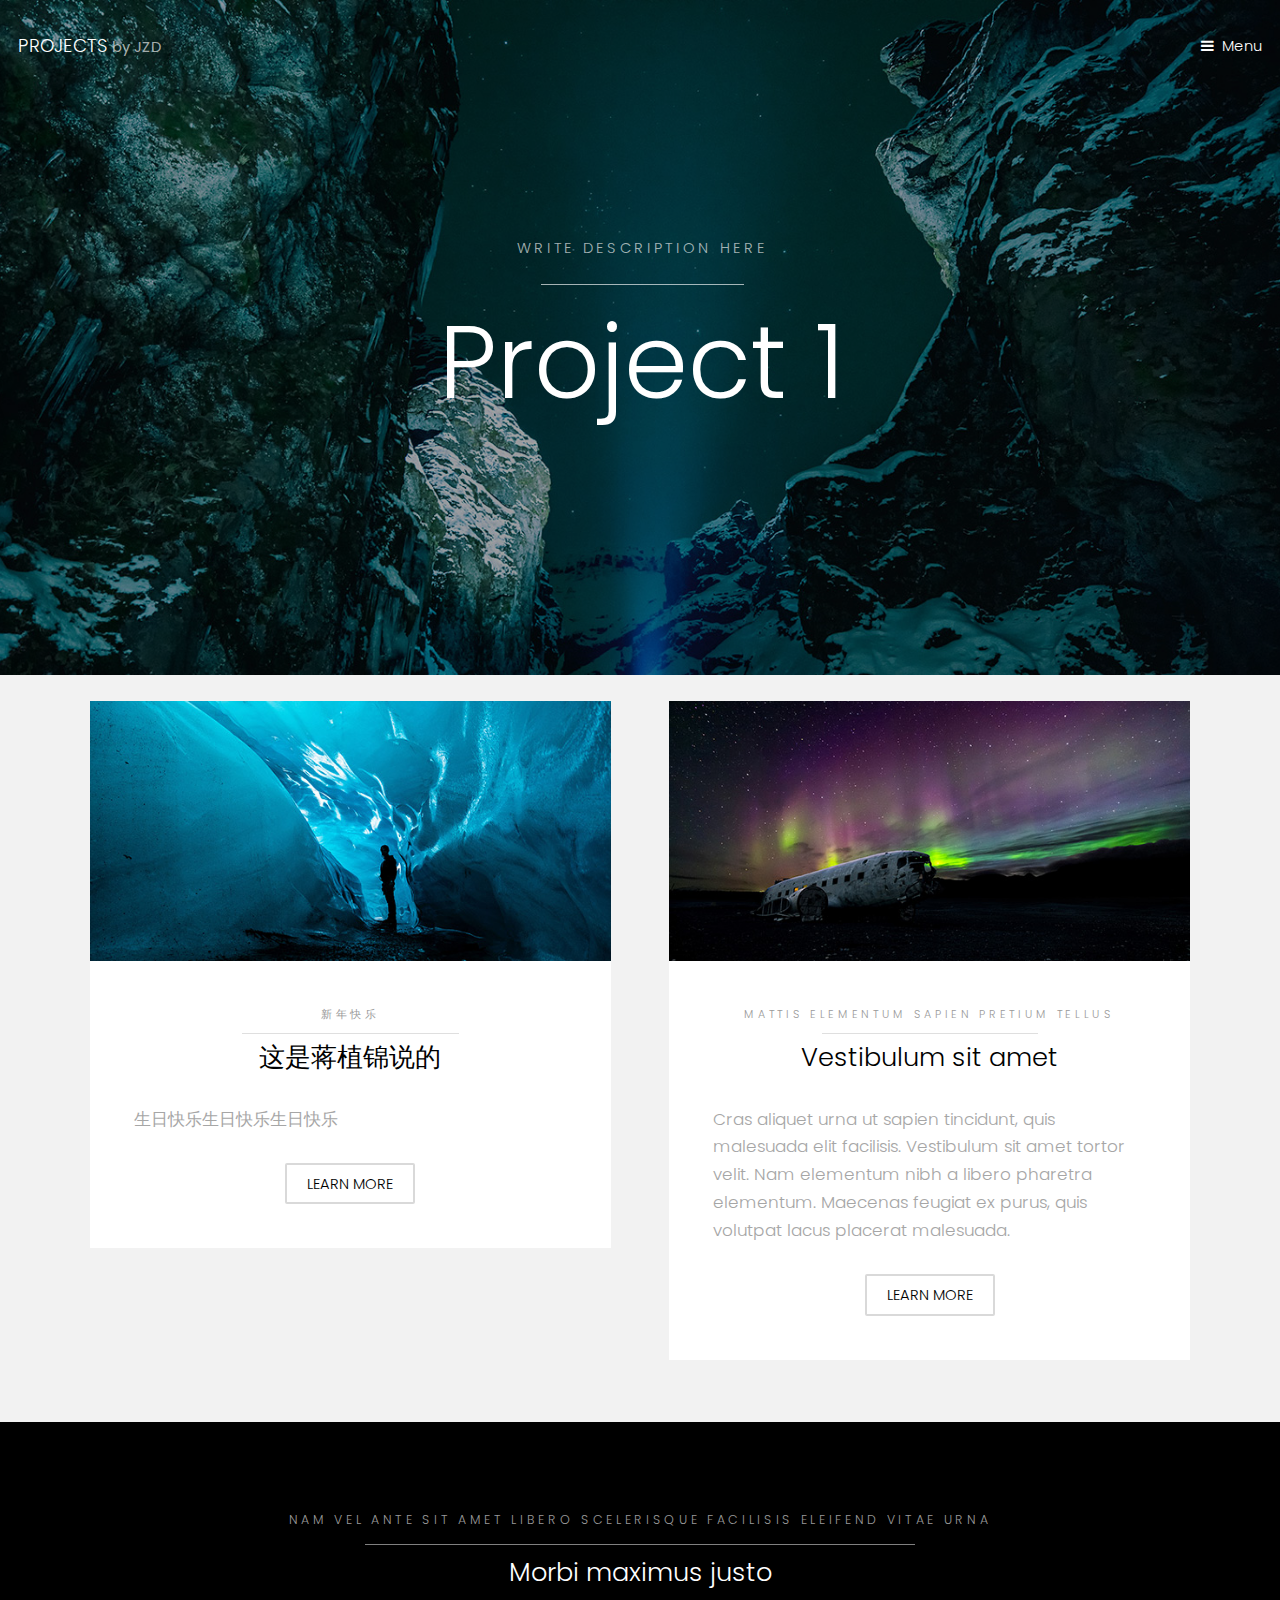
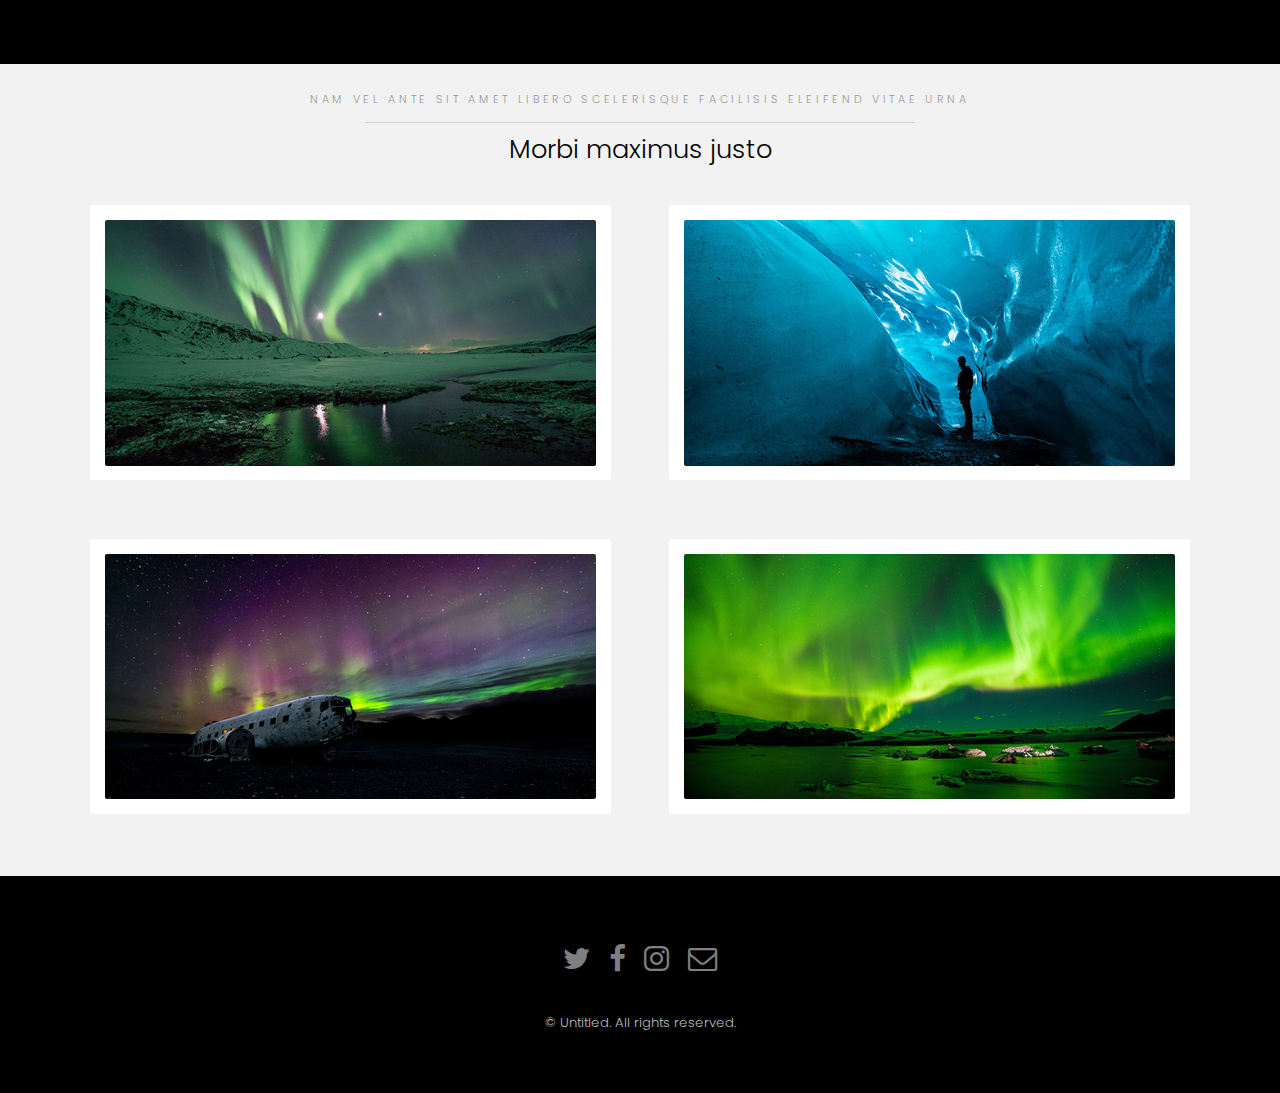
<file: index.html>
<!DOCTYPE HTML>
<!--
	Hielo by TEMPLATED
	templated.co @templatedco
	Released for free under the Creative Commons Attribution 3.0 license (templated.co/license)
-->
<html>
	<head>
		<title>Jiang Zhaodong PRESENTS</title>
		<meta charset="utf-8" />
		<meta name="viewport" content="width=device-width, initial-scale=1" />
		<link rel="stylesheet" href="assets/css/main.css" />
	</head>
	<body>

		<!-- Header -->
			<header id="header" class="alt">
				<div class="logo"><a href="index.html">PROJECTS <span>by JZD</span></a></div>
				<a href="#menu">Menu</a>
			</header>

		<!-- Nav -->
			<nav id="menu">
				<ul class="links">
					<li><a href="index.html">Home</a></li>
					<li><a href="generic.html">Generic</a></li>
					<li><a href="elements.html">Elements</a></li>
				</ul>
			</nav>

		<!-- Banner -->
			<section class="banner full">
				<article>
					<img src="images/slide01.jpg" alt="" />
					<div class="inner">
						<header>
							<p>Write description here</p>
							<h2>Project 1</h2>
						</header>
					</div>
				</article>
				<article>
					<img src="images/slide02.jpg" alt="" />
					<div class="inner">
						<header>
							<p>Write description here</p>
							<h2>Project 2</h2>
						</header>
					</div>
				</article>
				<article>
					<img src="images/slide03.jpg"  alt="" />
					<div class="inner">
						<header>
							<p>Write description here</p>
							<h2>Project 3</h2>
						</header>
					</div>
				</article>
				<article>
					<img src="images/slide04.jpg"  alt="" />
					<div class="inner">
						<header>
							<p>Write description here</p>
							<h2>Project 4</h2>
						</header>
					</div>
				</article>
				<article>
					<img src="images/slide05.jpg"  alt="" />
					<div class="inner">
						<header>
							<p>Write description here</p>
							<h2>Project 5</h2>
						</header>
					</div>
				</article>
			</section>

		<!-- One -->
			<section id="one" class="wrapper style2">
				<div class="inner">
					<div class="grid-style">

						<div>
							<div class="box">
								<div class="image fit">
									<img src="images/pic02.jpg" alt="" />
								</div>
								<div class="content">
									<header class="align-center">
										<p>新年快乐</p>
										<h2>这是蒋植锦说的</h2>
									</header>
									<p>生日快乐生日快乐生日快乐</p>
									<footer class="align-center">
										<a href="#" class="button alt">Learn More</a>
									</footer>
								</div>
							</div>
						</div>

						<div>
							<div class="box">
								<div class="image fit">
									<img src="images/pic03.jpg" alt="" />
								</div>
								<div class="content">
									<header class="align-center">
										<p>mattis elementum sapien pretium tellus</p>
										<h2>Vestibulum sit amet</h2>
									</header>
									<p> Cras aliquet urna ut sapien tincidunt, quis malesuada elit facilisis. Vestibulum sit amet tortor velit. Nam elementum nibh a libero pharetra elementum. Maecenas feugiat ex purus, quis volutpat lacus placerat malesuada.</p>
									<footer class="align-center">
										<a href="#" class="button alt">Learn More</a>
									</footer>
								</div>
							</div>
						</div>

					</div>
				</div>
			</section>

		<!-- Two -->
			<section id="two" class="wrapper style3">
				<div class="inner">
					<header class="align-center">
						<p>Nam vel ante sit amet libero scelerisque facilisis eleifend vitae urna</p>
						<h2>Morbi maximus justo</h2>
					</header>
				</div>
			</section>

		<!-- Three -->
			<section id="three" class="wrapper style2">
				<div class="inner">
					<header class="align-center">
						<p class="special">Nam vel ante sit amet libero scelerisque facilisis eleifend vitae urna</p>
						<h2>Morbi maximus justo</h2>
					</header>
					<div class="gallery">
						<div>
							<div class="image fit">
								<a href="#"><img src="images/pic01.jpg" alt="" /></a>
							</div>
						</div>
						<div>
							<div class="image fit">
								<a href="#"><img src="images/pic02.jpg" alt="" /></a>
							</div>
						</div>
						<div>
							<div class="image fit">
								<a href="#"><img src="images/pic03.jpg" alt="" /></a>
							</div>
						</div>
						<div>
							<div class="image fit">
								<a href="#"><img src="images/pic04.jpg" alt="" /></a>
							</div>
						</div>
					</div>
				</div>
			</section>


		<!-- Footer -->
			<footer id="footer">
				<div class="container">
					<ul class="icons">
						<li><a href="#" class="icon fa-twitter"><span class="label">Twitter</span></a></li>
						<li><a href="#" class="icon fa-facebook"><span class="label">Facebook</span></a></li>
						<li><a href="#" class="icon fa-instagram"><span class="label">Instagram</span></a></li>
						<li><a href="#" class="icon fa-envelope-o"><span class="label">Email</span></a></li>
					</ul>
				</div>
				<div class="copyright">
					&copy; Untitled. All rights reserved.
				</div>
			</footer>

		<!-- Scripts -->
			<script src="assets/js/jquery.min.js"></script>
			<script src="assets/js/jquery.scrollex.min.js"></script>
			<script src="assets/js/skel.min.js"></script>
			<script src="assets/js/util.js"></script>
			<script src="assets/js/main.js"></script>

	</body>
</html>
</file>
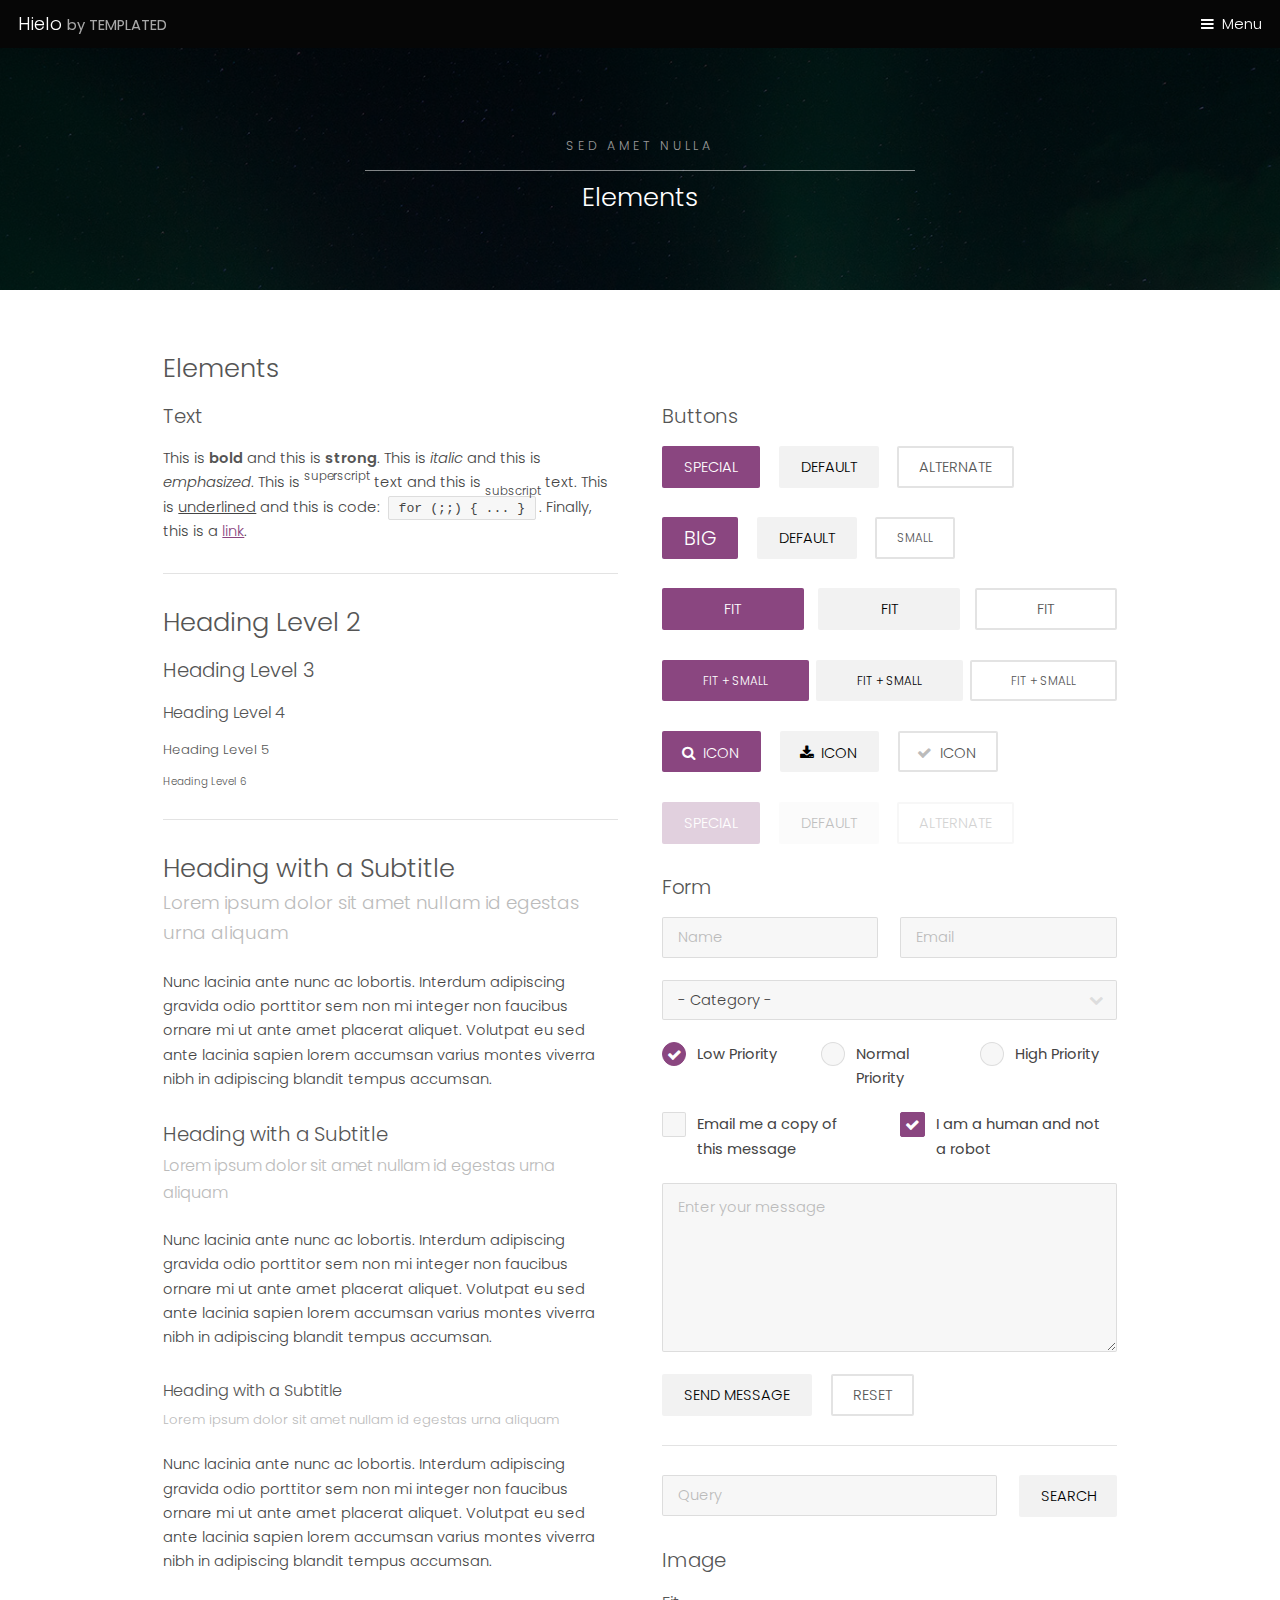
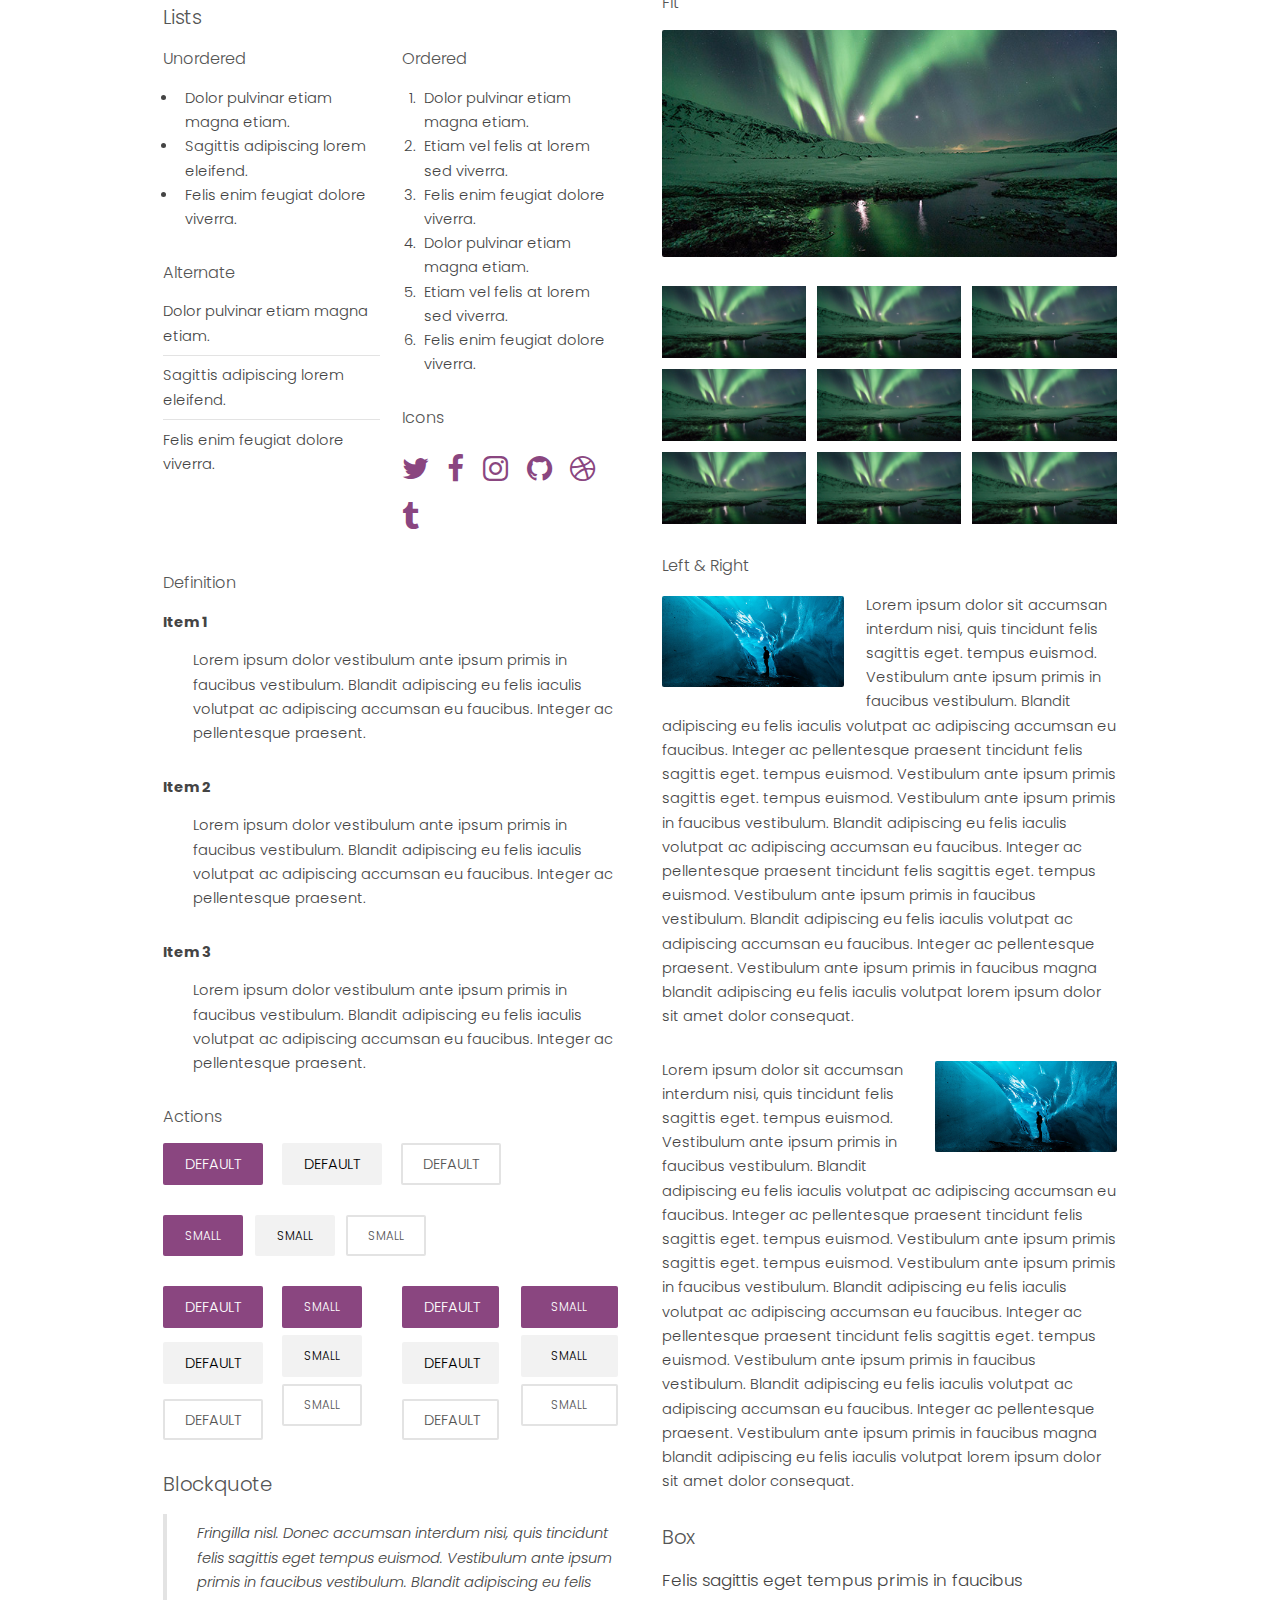
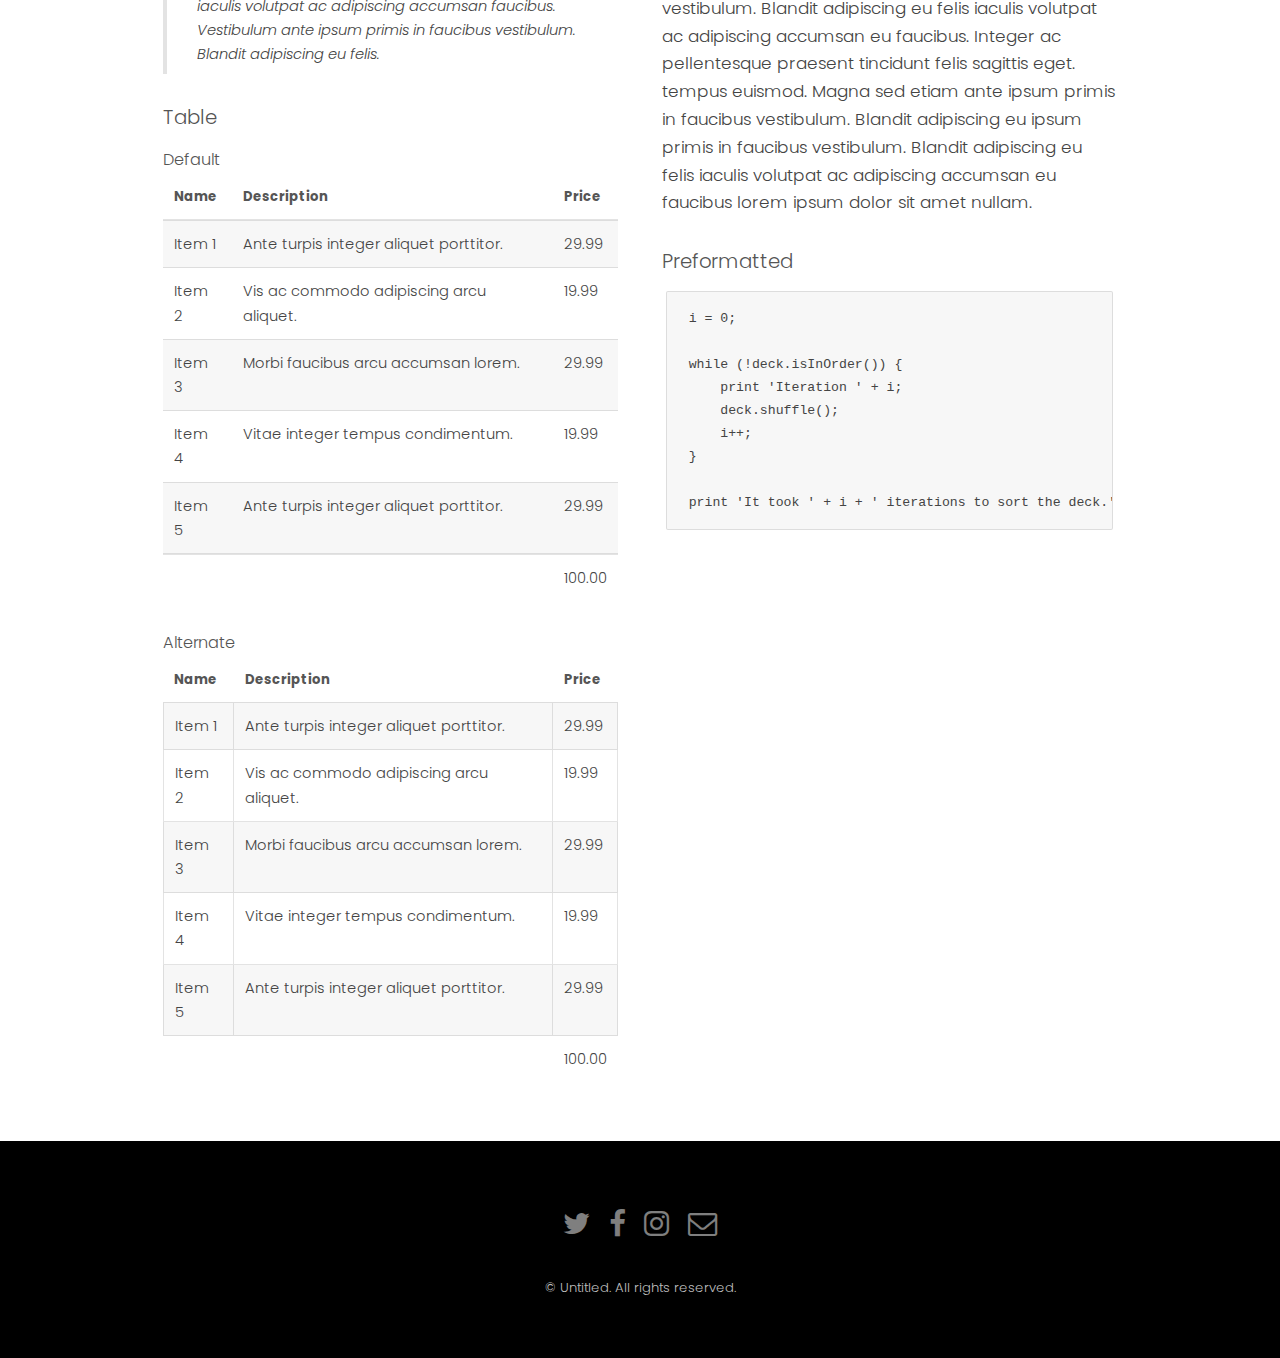
<file: elements.html>
<!DOCTYPE HTML>
<!--
	Hielo by TEMPLATED
	templated.co @templatedco
	Released for free under the Creative Commons Attribution 3.0 license (templated.co/license)
-->
<html>
	<head>
		<title>Hielo by TEMPLATED</title>
		<meta charset="utf-8" />
		<meta name="viewport" content="width=device-width, initial-scale=1" />
		<link rel="stylesheet" href="assets/css/main.css" />
	</head>
	<body class="subpage">

		<!-- Header -->
			<header id="header">
				<div class="logo"><a href="index.html">Hielo <span>by TEMPLATED</span></a></div>
				<a href="#menu">Menu</a>
			</header>

		<!-- Nav -->
			<nav id="menu">
				<ul class="links">
					<li><a href="index.html">Home</a></li>
					<li><a href="generic.html">Generic</a></li>
					<li><a href="elements.html">Elements</a></li>
					<li><a href="sparks.html">sparks in life</a></li>
					<li><a href="future.html">future plans</a></li>
				</ul>
			</nav>

		<!-- One -->
			<section id="One" class="wrapper style3">
				<div class="inner">
					<header class="align-center">
						<p>Sed amet nulla</p>
						<h2>Elements</h2>
					</header>
				</div>
			</section>

		<!-- Main -->
			<div id="main" class="container">

				<!-- Elements -->
					<h2 id="elements">Elements</h2>
					<div class="row 200%">
						<div class="6u 12u$(medium)">

							<!-- Text stuff -->
								<h3>Text</h3>
								<p>This is <b>bold</b> and this is <strong>strong</strong>. This is <i>italic</i> and this is <em>emphasized</em>.
								This is <sup>superscript</sup> text and this is <sub>subscript</sub> text.
								This is <u>underlined</u> and this is code: <code>for (;;) { ... }</code>.
								Finally, this is a <a href="#">link</a>.</p>
								<hr />
								<h2>Heading Level 2</h2>
								<h3>Heading Level 3</h3>
								<h4>Heading Level 4</h4>
								<h5>Heading Level 5</h5>
								<h6>Heading Level 6</h6>
								<hr />
								<header>
									<h2>Heading with a Subtitle</h2>
									<p>Lorem ipsum dolor sit amet nullam id egestas urna aliquam</p>
								</header>
								<p>Nunc lacinia ante nunc ac lobortis. Interdum adipiscing gravida odio porttitor sem non mi integer non faucibus ornare mi ut ante amet placerat aliquet. Volutpat eu sed ante lacinia sapien lorem accumsan varius montes viverra nibh in adipiscing blandit tempus accumsan.</p>
								<header>
									<h3>Heading with a Subtitle</h3>
									<p>Lorem ipsum dolor sit amet nullam id egestas urna aliquam</p>
								</header>
								<p>Nunc lacinia ante nunc ac lobortis. Interdum adipiscing gravida odio porttitor sem non mi integer non faucibus ornare mi ut ante amet placerat aliquet. Volutpat eu sed ante lacinia sapien lorem accumsan varius montes viverra nibh in adipiscing blandit tempus accumsan.</p>
								<header>
									<h4>Heading with a Subtitle</h4>
									<p>Lorem ipsum dolor sit amet nullam id egestas urna aliquam</p>
								</header>
								<p>Nunc lacinia ante nunc ac lobortis. Interdum adipiscing gravida odio porttitor sem non mi integer non faucibus ornare mi ut ante amet placerat aliquet. Volutpat eu sed ante lacinia sapien lorem accumsan varius montes viverra nibh in adipiscing blandit tempus accumsan.</p>

							<!-- Lists -->
								<h3>Lists</h3>
								<div class="row">
									<div class="6u 12u$(small)">

										<h4>Unordered</h4>
										<ul>
											<li>Dolor pulvinar etiam magna etiam.</li>
											<li>Sagittis adipiscing lorem eleifend.</li>
											<li>Felis enim feugiat dolore viverra.</li>
										</ul>

										<h4>Alternate</h4>
										<ul class="alt">
											<li>Dolor pulvinar etiam magna etiam.</li>
											<li>Sagittis adipiscing lorem eleifend.</li>
											<li>Felis enim feugiat dolore viverra.</li>
										</ul>

									</div>
									<div class="6u$ 12u$(small)">

										<h4>Ordered</h4>
										<ol>
											<li>Dolor pulvinar etiam magna etiam.</li>
											<li>Etiam vel felis at lorem sed viverra.</li>
											<li>Felis enim feugiat dolore viverra.</li>
											<li>Dolor pulvinar etiam magna etiam.</li>
											<li>Etiam vel felis at lorem sed viverra.</li>
											<li>Felis enim feugiat dolore viverra.</li>
										</ol>

										<h4>Icons</h4>
										<ul class="icons">
											<li><a href="#" class="icon fa-twitter"><span class="label">Twitter</span></a></li>
											<li><a href="#" class="icon fa-facebook"><span class="label">Facebook</span></a></li>
											<li><a href="#" class="icon fa-instagram"><span class="label">Instagram</span></a></li>
											<li><a href="#" class="icon fa-github"><span class="label">Github</span></a></li>
											<li><a href="#" class="icon fa-dribbble"><span class="label">Dribbble</span></a></li>
											<li><a href="#" class="icon fa-tumblr"><span class="label">Tumblr</span></a></li>
										</ul>

									</div>
								</div>
								<h4>Definition</h4>
								<dl>
									<dt>Item 1</dt>
									<dd>
										<p>Lorem ipsum dolor vestibulum ante ipsum primis in faucibus vestibulum. Blandit adipiscing eu felis iaculis volutpat ac adipiscing accumsan eu faucibus. Integer ac pellentesque praesent.</p>
									</dd>
									<dt>Item 2</dt>
									<dd>
										<p>Lorem ipsum dolor vestibulum ante ipsum primis in faucibus vestibulum. Blandit adipiscing eu felis iaculis volutpat ac adipiscing accumsan eu faucibus. Integer ac pellentesque praesent.</p>
									</dd>
									<dt>Item 3</dt>
									<dd>
										<p>Lorem ipsum dolor vestibulum ante ipsum primis in faucibus vestibulum. Blandit adipiscing eu felis iaculis volutpat ac adipiscing accumsan eu faucibus. Integer ac pellentesque praesent.</p>
									</dd>
								</dl>

								<h4>Actions</h4>
								<ul class="actions">
									<li><a href="#" class="button special">Default</a></li>
									<li><a href="#" class="button">Default</a></li>
									<li><a href="#" class="button alt">Default</a></li>
								</ul>
								<ul class="actions small">
									<li><a href="#" class="button special small">Small</a></li>
									<li><a href="#" class="button small">Small</a></li>
									<li><a href="#" class="button alt small">Small</a></li>
								</ul>
								<div class="row">
									<div class="3u 12u$(small)">
										<ul class="actions vertical">
											<li><a href="#" class="button special">Default</a></li>
											<li><a href="#" class="button">Default</a></li>
											<li><a href="#" class="button alt">Default</a></li>
										</ul>
									</div>
									<div class="3u 12u$(small)">
										<ul class="actions vertical small">
											<li><a href="#" class="button special small">Small</a></li>
											<li><a href="#" class="button small">Small</a></li>
											<li><a href="#" class="button alt small">Small</a></li>
										</ul>
									</div>
									<div class="3u 12u$(small)">
										<ul class="actions vertical">
											<li><a href="#" class="button special fit">Default</a></li>
											<li><a href="#" class="button fit">Default</a></li>
											<li><a href="#" class="button alt fit">Default</a></li>
										</ul>
									</div>
									<div class="3u$ 12u$(small)">
										<ul class="actions vertical small">
											<li><a href="#" class="button special small fit">Small</a></li>
											<li><a href="#" class="button small fit">Small</a></li>
											<li><a href="#" class="button alt small fit">Small</a></li>
										</ul>
									</div>
								</div>

							<!-- Blockquote -->
								<h3>Blockquote</h3>
								<blockquote>Fringilla nisl. Donec accumsan interdum nisi, quis tincidunt felis sagittis eget tempus euismod. Vestibulum ante ipsum primis in faucibus vestibulum. Blandit adipiscing eu felis iaculis volutpat ac adipiscing accumsan faucibus. Vestibulum ante ipsum primis in faucibus vestibulum. Blandit adipiscing eu felis.</blockquote>

							<!-- Table -->
								<h3>Table</h3>

								<h4>Default</h4>
								<div class="table-wrapper">
									<table>
										<thead>
											<tr>
												<th>Name</th>
												<th>Description</th>
												<th>Price</th>
											</tr>
										</thead>
										<tbody>
											<tr>
												<td>Item 1</td>
												<td>Ante turpis integer aliquet porttitor.</td>
												<td>29.99</td>
											</tr>
											<tr>
												<td>Item 2</td>
												<td>Vis ac commodo adipiscing arcu aliquet.</td>
												<td>19.99</td>
											</tr>
											<tr>
												<td>Item 3</td>
												<td> Morbi faucibus arcu accumsan lorem.</td>
												<td>29.99</td>
											</tr>
											<tr>
												<td>Item 4</td>
												<td>Vitae integer tempus condimentum.</td>
												<td>19.99</td>
											</tr>
											<tr>
												<td>Item 5</td>
												<td>Ante turpis integer aliquet porttitor.</td>
												<td>29.99</td>
											</tr>
										</tbody>
										<tfoot>
											<tr>
												<td colspan="2"></td>
												<td>100.00</td>
											</tr>
										</tfoot>
									</table>
								</div>

								<h4>Alternate</h4>
								<div class="table-wrapper">
									<table class="alt">
										<thead>
											<tr>
												<th>Name</th>
												<th>Description</th>
												<th>Price</th>
											</tr>
										</thead>
										<tbody>
											<tr>
												<td>Item 1</td>
												<td>Ante turpis integer aliquet porttitor.</td>
												<td>29.99</td>
											</tr>
											<tr>
												<td>Item 2</td>
												<td>Vis ac commodo adipiscing arcu aliquet.</td>
												<td>19.99</td>
											</tr>
											<tr>
												<td>Item 3</td>
												<td> Morbi faucibus arcu accumsan lorem.</td>
												<td>29.99</td>
											</tr>
											<tr>
												<td>Item 4</td>
												<td>Vitae integer tempus condimentum.</td>
												<td>19.99</td>
											</tr>
											<tr>
												<td>Item 5</td>
												<td>Ante turpis integer aliquet porttitor.</td>
												<td>29.99</td>
											</tr>
										</tbody>
										<tfoot>
											<tr>
												<td colspan="2"></td>
												<td>100.00</td>
											</tr>
										</tfoot>
									</table>
								</div>

						</div>
						<div class="6u$ 12u$(medium)">

							<!-- Buttons -->
								<h3>Buttons</h3>
								<ul class="actions">
									<li><a href="#" class="button special">Special</a></li>
									<li><a href="#" class="button">Default</a></li>
									<li><a href="#" class="button alt">Alternate</a></li>
								</ul>
								<ul class="actions">
									<li><a href="#" class="button special big">Big</a></li>
									<li><a href="#" class="button">Default</a></li>
									<li><a href="#" class="button alt small">Small</a></li>
								</ul>
								<ul class="actions fit">
									<li><a href="#" class="button special fit">Fit</a></li>
									<li><a href="#" class="button fit">Fit</a></li>
									<li><a href="#" class="button alt fit">Fit</a></li>
								</ul>
								<ul class="actions fit small">
									<li><a href="#" class="button special fit small">Fit + Small</a></li>
									<li><a href="#" class="button fit small">Fit + Small</a></li>
									<li><a href="#" class="button alt fit small">Fit + Small</a></li>
								</ul>
								<ul class="actions">
									<li><a href="#" class="button special icon fa-search">Icon</a></li>
									<li><a href="#" class="button icon fa-download">Icon</a></li>
									<li><a href="#" class="button alt icon fa-check">Icon</a></li>
								</ul>
								<ul class="actions">
									<li><span class="button special disabled">Special</span></li>
									<li><span class="button disabled">Default</span></li>
									<li><span class="button alt disabled">Alternate</span></li>
								</ul>

							<!-- Form -->
								<h3>Form</h3>

								<form method="post" action="#">
									<div class="row uniform">
										<div class="6u 12u$(xsmall)">
											<input type="text" name="name" id="name" value="" placeholder="Name" />
										</div>
										<div class="6u$ 12u$(xsmall)">
											<input type="email" name="email" id="email" value="" placeholder="Email" />
										</div>
										<!-- Break -->
										<div class="12u$">
											<div class="select-wrapper">
												<select name="category" id="category">
													<option value="">- Category -</option>
													<option value="1">Manufacturing</option>
													<option value="1">Shipping</option>
													<option value="1">Administration</option>
													<option value="1">Human Resources</option>
												</select>
											</div>
										</div>
										<!-- Break -->
										<div class="4u 12u$(small)">
											<input type="radio" id="priority-low" name="priority" checked>
											<label for="priority-low">Low Priority</label>
										</div>
										<div class="4u 12u$(small)">
											<input type="radio" id="priority-normal" name="priority">
											<label for="priority-normal">Normal Priority</label>
										</div>
										<div class="4u$ 12u$(small)">
											<input type="radio" id="priority-high" name="priority">
											<label for="priority-high">High Priority</label>
										</div>
										<!-- Break -->
										<div class="6u 12u$(small)">
											<input type="checkbox" id="copy" name="copy">
											<label for="copy">Email me a copy of this message</label>
										</div>
										<div class="6u$ 12u$(small)">
											<input type="checkbox" id="human" name="human" checked>
											<label for="human">I am a human and not a robot</label>
										</div>
										<!-- Break -->
										<div class="12u$">
											<textarea name="message" id="message" placeholder="Enter your message" rows="6"></textarea>
										</div>
										<!-- Break -->
										<div class="12u$">
											<ul class="actions">
												<li><input type="submit" value="Send Message" /></li>
												<li><input type="reset" value="Reset" class="alt" /></li>
											</ul>
										</div>
									</div>
								</form>

								<hr />

								<form method="post" action="#">
									<div class="row uniform">
										<div class="9u 12u$(small)">
											<input type="text" name="query" id="query" value="" placeholder="Query" />
										</div>
										<div class="3u$ 12u$(small)">
											<input type="submit" value="Search" class="fit" />
										</div>
									</div>
								</form>

							<!-- Image -->
								<h3>Image</h3>

								<h4>Fit</h4>
								<span class="image fit"><img src="images/pic01.jpg" alt="" /></span>
								<div class="box alt">
									<div class="row 50% uniform">
										<div class="4u"><span class="image fit"><img src="images/pic01.jpg" alt="" /></span></div>
										<div class="4u"><span class="image fit"><img src="images/pic01.jpg" alt="" /></span></div>
										<div class="4u$"><span class="image fit"><img src="images/pic01.jpg" alt="" /></span></div>
										<!-- Break -->
										<div class="4u"><span class="image fit"><img src="images/pic01.jpg" alt="" /></span></div>
										<div class="4u"><span class="image fit"><img src="images/pic01.jpg" alt="" /></span></div>
										<div class="4u$"><span class="image fit"><img src="images/pic01.jpg" alt="" /></span></div>
										<!-- Break -->
										<div class="4u"><span class="image fit"><img src="images/pic01.jpg" alt="" /></span></div>
										<div class="4u"><span class="image fit"><img src="images/pic01.jpg" alt="" /></span></div>
										<div class="4u$"><span class="image fit"><img src="images/pic01.jpg" alt="" /></span></div>
									</div>
								</div>

								<h4>Left &amp; Right</h4>
								<p><span class="image left"><img src="images/pic02.jpg" alt="" /></span>Lorem ipsum dolor sit accumsan interdum nisi, quis tincidunt felis sagittis eget. tempus euismod. Vestibulum ante ipsum primis in faucibus vestibulum. Blandit adipiscing eu felis iaculis volutpat ac adipiscing accumsan eu faucibus. Integer ac pellentesque praesent tincidunt felis sagittis eget. tempus euismod. Vestibulum ante ipsum primis sagittis eget. tempus euismod. Vestibulum ante ipsum primis in faucibus vestibulum. Blandit adipiscing eu felis iaculis volutpat ac adipiscing accumsan eu faucibus. Integer ac pellentesque praesent tincidunt felis sagittis eget. tempus euismod. Vestibulum ante ipsum primis in faucibus vestibulum. Blandit adipiscing eu felis iaculis volutpat ac adipiscing accumsan eu faucibus. Integer ac pellentesque praesent. Vestibulum ante ipsum primis in faucibus magna blandit adipiscing eu felis iaculis volutpat lorem ipsum dolor sit amet dolor consequat.</p>
								<p><span class="image right"><img src="images/pic02.jpg" alt="" /></span>Lorem ipsum dolor sit accumsan interdum nisi, quis tincidunt felis sagittis eget. tempus euismod. Vestibulum ante ipsum primis in faucibus vestibulum. Blandit adipiscing eu felis iaculis volutpat ac adipiscing accumsan eu faucibus. Integer ac pellentesque praesent tincidunt felis sagittis eget. tempus euismod. Vestibulum ante ipsum primis sagittis eget. tempus euismod. Vestibulum ante ipsum primis in faucibus vestibulum. Blandit adipiscing eu felis iaculis volutpat ac adipiscing accumsan eu faucibus. Integer ac pellentesque praesent tincidunt felis sagittis eget. tempus euismod. Vestibulum ante ipsum primis in faucibus vestibulum. Blandit adipiscing eu felis iaculis volutpat ac adipiscing accumsan eu faucibus. Integer ac pellentesque praesent. Vestibulum ante ipsum primis in faucibus magna blandit adipiscing eu felis iaculis volutpat lorem ipsum dolor sit amet dolor consequat.</p>

							<!-- Box -->
								<h3>Box</h3>
								<div class="box">
									<p>Felis sagittis eget tempus primis in faucibus vestibulum. Blandit adipiscing eu felis iaculis volutpat ac adipiscing accumsan eu faucibus. Integer ac pellentesque praesent tincidunt felis sagittis eget. tempus euismod. Magna sed etiam ante ipsum primis in faucibus vestibulum. Blandit adipiscing eu ipsum primis in faucibus vestibulum. Blandit adipiscing eu felis iaculis volutpat ac adipiscing accumsan eu faucibus lorem ipsum dolor sit amet nullam.</p>
								</div>

							<!-- Preformatted Code -->
								<h3>Preformatted</h3>
								<pre><code>i = 0;

while (!deck.isInOrder()) {
    print 'Iteration ' + i;
    deck.shuffle();
    i++;
}

print 'It took ' + i + ' iterations to sort the deck.';
</code></pre>

						</div>
					</div>

			</div>

		<!-- Footer -->
			<footer id="footer">
				<div class="container">
					<ul class="icons">
						<li><a href="#" class="icon fa-twitter"><span class="label">Twitter</span></a></li>
						<li><a href="#" class="icon fa-facebook"><span class="label">Facebook</span></a></li>
						<li><a href="#" class="icon fa-instagram"><span class="label">Instagram</span></a></li>
						<li><a href="#" class="icon fa-envelope-o"><span class="label">Email</span></a></li>
					</ul>
				</div>
				<div class="copyright">
					&copy; Untitled. All rights reserved.
				</div>
			</footer>

		<!-- Scripts -->
			<script src="assets/js/jquery.min.js"></script>
			<script src="assets/js/jquery.scrollex.min.js"></script>
			<script src="assets/js/skel.min.js"></script>
			<script src="assets/js/util.js"></script>
			<script src="assets/js/main.js"></script>

	</body>
</html>
</file>
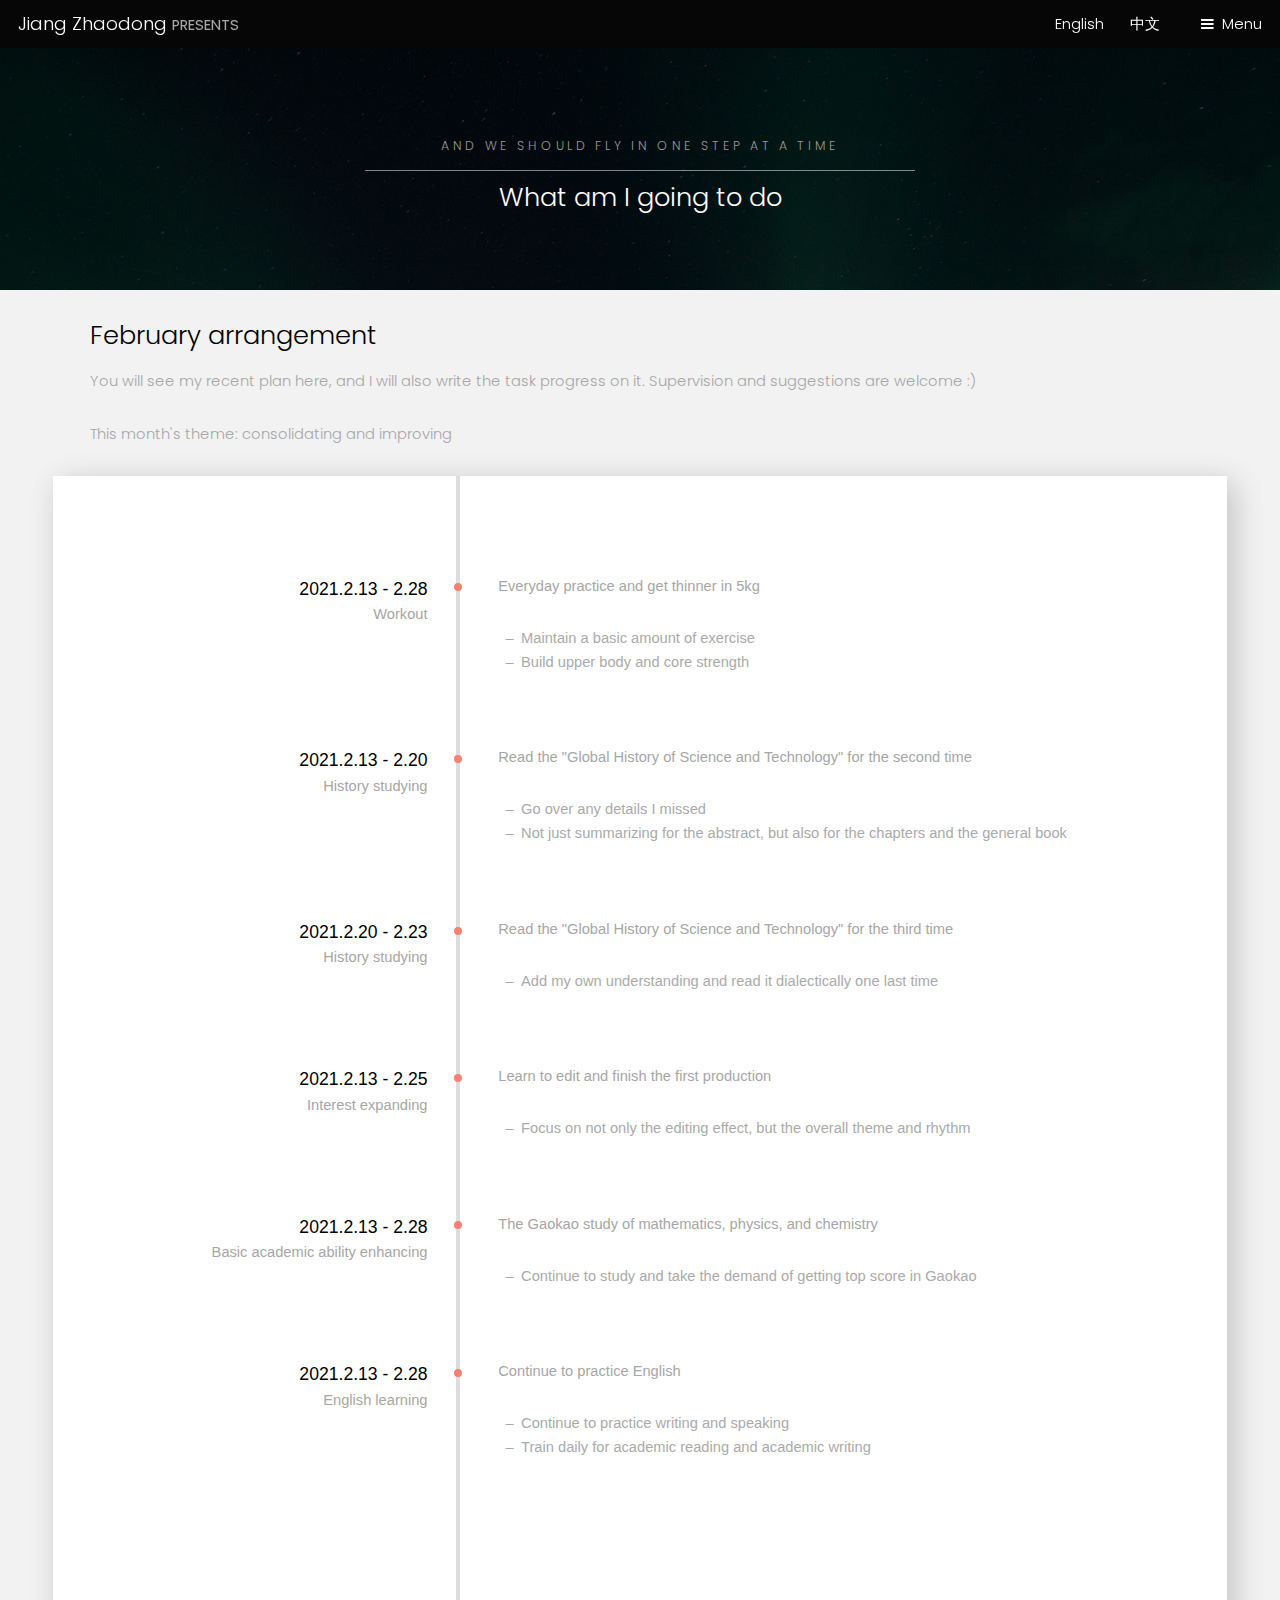
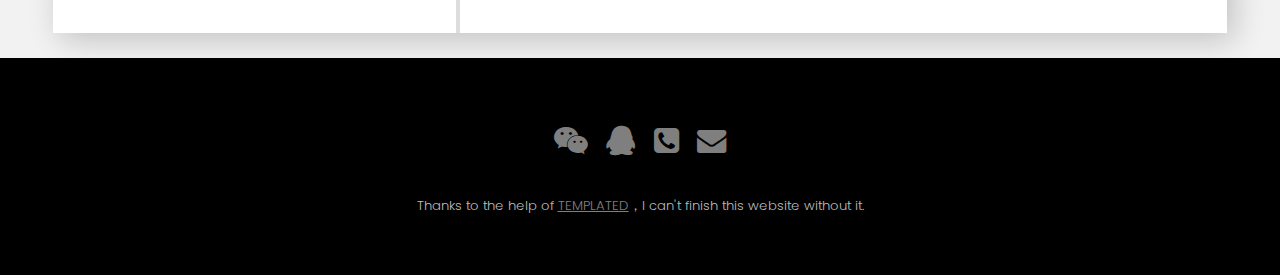
<file: future.html>
<!DOCTYPE HTML>
<!--
	Hielo by TEMPLATED
	templated.co @templatedco
	Released for free under the Creative Commons Attribution 3.0 license (templated.co/license)
-->
<html>
	<head>
		<title>What am I going to do</title>
		<meta charset="utf-8" />
		<meta name="viewport" content="width=device-width, initial-scale=1" />
		<link rel="stylesheet" href="assets/css/main.css" />
	</head>
	<body class="subpage">

		<!-- Header -->
			<header id="header">
				<div class="logo"><a href="index.html">Jiang Zhaodong <span> PRESENTS</span></a></div>
				<a href="future.html">English</a>
				<a href="futurezh.html">中文</a>
				<a href="#menu">Menu</a>
			</header>

		<!-- Nav -->
		<nav id="menu">
			<ul class="links">
				<li><a href="index.html">index</a></li>
				<li><a href="who.html">who am I</a></li>
				<li><a href="program.html">what have I done</a></li>
				<li><a href="sparks.html">where am I going</a></li>
				<li><a href="future.html">what am I going to do</a></li>
			</ul>
		</nav>

		<!-- One -->
			<section id="One" class="wrapper style3">
				<div class="inner">
					<header class="align-center">
						<p>And we should fly in one step at a time</p>
						<h2>What am I going to do</h2>
					</header>
				</div>
			</section>

		<!-- Two -->
			<section id="two" class="wrapper style2">
				
				<div class="inner">
					<div class="title">
						<h2>February arrangement</h2>
						<p>You will see my recent plan here, and I will also write the task progress on it. Supervision and suggestions are welcome :)</p>
						<p>This month's theme: consolidating and improving</p>
					</div>
				</div>
				
				<div class="boody">
						<div class="timeline">
							<div class="entry">
								<div class="title">
								  <h3>2021.2.13 - 2.28</h3>
								  <p>Workout</p>
								</div>
								<div class="body">
								  <p>Everyday practice and get thinner in 5kg</p>
								  <ul>
									<li>Maintain a basic amount of exercise</li>
									<li>Build upper body and core strength</li>
								  </ul>
								</div>
							  </div>
							<div class="entry">
							  <div class="title">
								<h3>2021.2.13 - 2.20</h3>
								<p>History studying</p>
							  </div>
							  <div class="body">
								<p>Read the "Global History of Science and Technology" for the second time</p>
								<ul>
								  <li>Go over any details I missed</li>
								  <li>Not just summarizing for the abstract, but also for the chapters and the general book</li>
								</ul>
							  </div>
							</div>
							<div class="entry">
								<div class="title">
								  <h3>2021.2.20 - 2.23</h3>
								  <p>History studying</p>
								</div>
								<div class="body">
								  <p>Read the "Global History of Science and Technology" for the third time</p>
								  <ul>
									<li>Add my own understanding and read it dialectically one last time</li>
								  </ul>
								</div>
							</div>
							<div class="entry">
							  <div class="title">
								<h3>2021.2.13 - 2.25</h3>
								<p>Interest expanding</p>
							  </div>
							  <div class="body">
								<p>Learn to edit and finish the first production</p>
								<ul>
									<li>Focus on not only the editing effect, but the overall theme and rhythm</li>
								</ul>
							  </div>
							</div>
							<div class="entry">
							  <div class="title">
								<h3>2021.2.13 - 2.28</h3>
								<p>Basic academic ability enhancing</p>
							  </div>
							  <div class="body">
								<p>The Gaokao study of mathematics, physics, and chemistry</p>
								<ul>
								  <li>Continue to study and take the demand of getting top score in Gaokao</li>
								</ul>
							  </div>
							</div>
							<div class="entry">
							  <div class="title">
								<h3>2021.2.13 - 2.28</h3>
								<p>English learning</p>
							  </div>
							  <div class="body">
								<p>Continue to practice English</p>
								<ul>
								  <li>Continue to practice writing and speaking</li>
								  <li>Train daily for academic reading and academic writing</li>
								</ul>
							  </div>
							</div>
							
						  
						  </div>
				</div>

			</section>

		<!-- Footer -->
		<footer id="footer">
			<div class="container">
				<ul class="icons">
					<li><a href="#" class="icon fa-weixin"><span class="label">WECHAT</span></a></li>
					<li><a href="#" class="icon fa-qq"><span class="label">QQ</span></a></li>
					<li><a href="#" class="icon fa-phone-square"><span class="label">PHONE</span></a></li>
					<li><a href="#" class="icon fa-envelope"><span class="label">EMAIL</span></a></li>
				</ul>
			</div>
			<div class="copyright">
				Thanks to the help of <a href="https://templated.co/">TEMPLATED</a>，I can't finish this website without it.
			</div>
		</footer>

		<!-- Scripts -->
			<script src="assets/js/jquery.min.js"></script>
			<script src="assets/js/jquery.scrollex.min.js"></script>
			<script src="assets/js/skel.min.js"></script>
			<script src="assets/js/util.js"></script>
			<script src="assets/js/main.js"></script>

	</body>
</html>
</file>
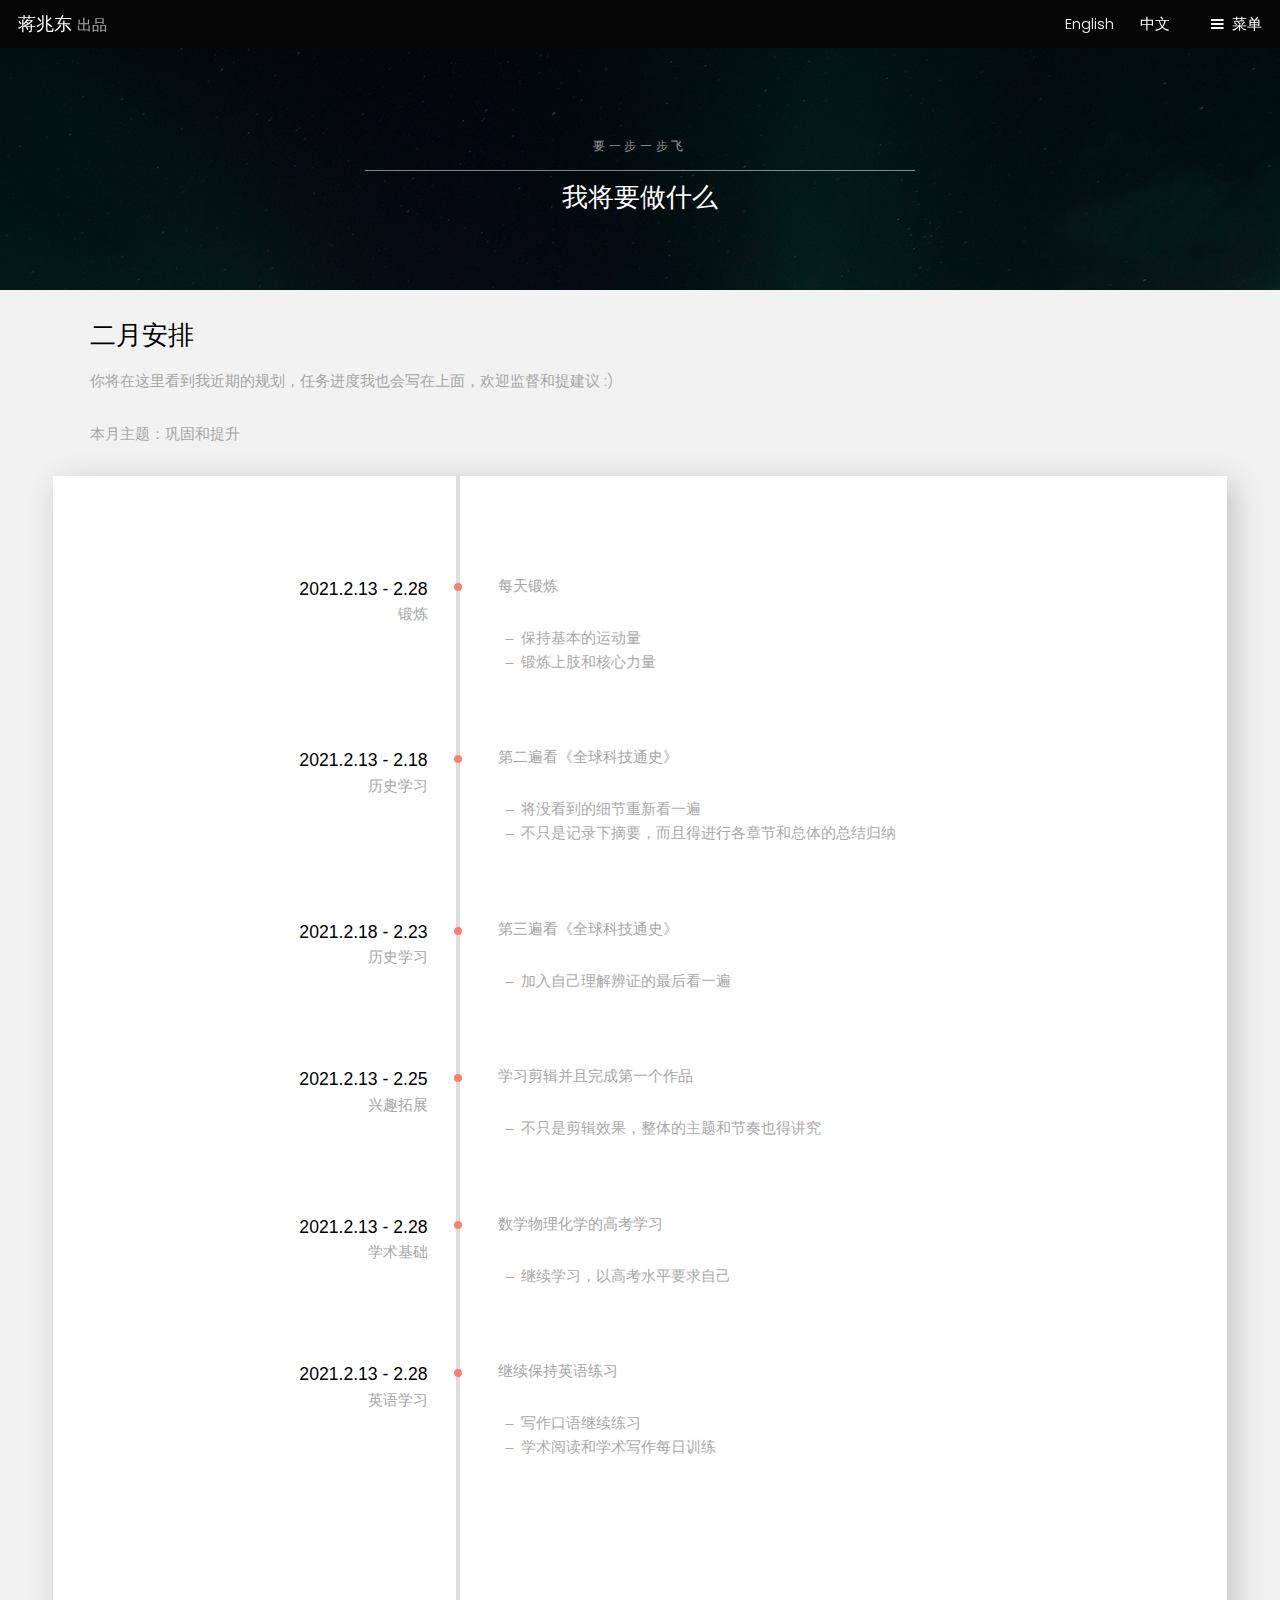
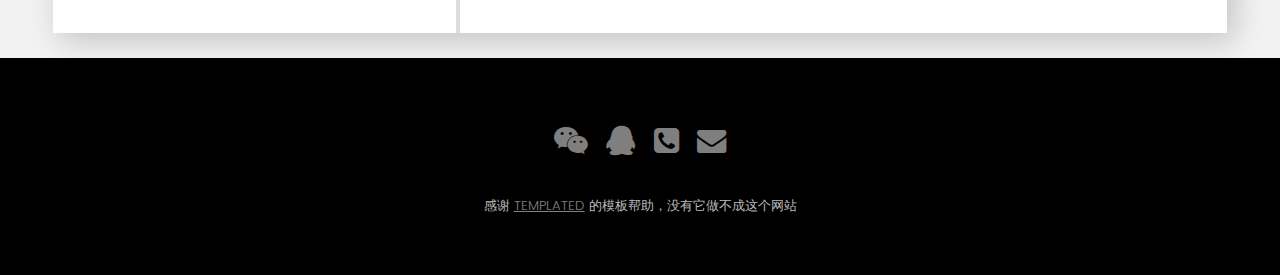
<file: futurezh.html>
<!DOCTYPE HTML>
<!--
	Hielo by TEMPLATED
	templated.co @templatedco
	Released for free under the Creative Commons Attribution 3.0 license (templated.co/license)
-->
<html lang="zh">
	<head>
		<title>我将要做什么</title>
		<meta charset="utf-8" />
		<meta name="viewport" content="width=device-width, initial-scale=1" />
		<link rel="stylesheet" href="assets/css/main.css" />
	</head>
	<body class="subpage">

		<!-- Header -->
			<header id="header">
				<div class="logo"><a href="indexzh.html">蒋兆东 <span> 出品</span></a></div>
				<a href="future.html">English</a>
				<a href="futurezh.html">中文</a>
				<a href="#menu">菜单</a>
			</header>

		<!-- Nav -->
			<nav id="menu">
				<ul class="links">
					<li><a href="indexzh.html">主页</a></li>
					<li><a href="whozh.html">我是谁</a></li>
					<li><a href="programzh.html">我做了什么</a></li>
					<li><a href="sparkszh.html">我想要去到哪里</a></li>
					<li><a href="futurezh.html">我将要做什么</a></li>
				</ul>
			</nav>

		<!-- One -->
			<section id="One" class="wrapper style3">
				<div class="inner">
					<header class="align-center">
						<p>要一步一步飞</p>
						<h2>我将要做什么</h2>
					</header>
				</div>
			</section>

		<!-- Two -->
			<section id="two" class="wrapper style2">
				
				<div class="inner">
					<div class="title">
						<h2>二月安排</h2>
						<p>你将在这里看到我近期的规划，任务进度我也会写在上面，欢迎监督和提建议 :)</p>
						<p>本月主题：巩固和提升</p>
					</div>
				</div>
				
				<div class="boody">
						<div class="timeline">
							<div class="entry">
								<div class="title">
								  <h3>2021.2.13 - 2.28</h3>
								  <p>锻炼</p>
								</div>
								<div class="body">
								  <p>每天锻炼</p>
								  <ul>
									<li>保持基本的运动量</li>
									<li>锻炼上肢和核心力量</li>
								  </ul>
								</div>
							  </div>
							<div class="entry">
							  <div class="title">
								<h3>2021.2.13 - 2.18</h3>
								<p>历史学习</p>
							  </div>
							  <div class="body">
								<p>第二遍看《全球科技通史》</p>
								<ul>
								  <li>将没看到的细节重新看一遍</li>
								  <li>不只是记录下摘要，而且得进行各章节和总体的总结归纳</li>
								</ul>
							  </div>
							</div>
							<div class="entry">
								<div class="title">
								  <h3>2021.2.18 - 2.23</h3>
								  <p>历史学习</p>
								</div>
								<div class="body">
								  <p>第三遍看《全球科技通史》</p>
								  <ul>
									<li>加入自己理解辨证的最后看一遍</li>
								  </ul>
								</div>
							</div>
							<div class="entry">
							  <div class="title">
								<h3>2021.2.13 - 2.25</h3>
								<p>兴趣拓展</p>
							  </div>
							  <div class="body">
								<p>学习剪辑并且完成第一个作品</p>
								<ul>
									<li>不只是剪辑效果，整体的主题和节奏也得讲究</li>
								</ul>
							  </div>
							</div>
							<div class="entry">
							  <div class="title">
								<h3>2021.2.13 - 2.28</h3>
								<p>学术基础</p>
							  </div>
							  <div class="body">
								<p>数学物理化学的高考学习</p>
								<ul>
								  <li>继续学习，以高考水平要求自己</li>
								</ul>
							  </div>
							</div>
							<div class="entry">
							  <div class="title">
								<h3>2021.2.13 - 2.28</h3>
								<p>英语学习</p>
							  </div>
							  <div class="body">
								<p>继续保持英语练习</p>
								<ul>
								  <li>写作口语继续练习</li>
								  <li>学术阅读和学术写作每日训练</li>
								</ul>
							  </div>
							</div>
							
						  
						  </div>
				</div>

			</section>

		<!-- Footer -->
			<footer id="footer">
				<div class="container">
					<ul class="icons">
						<li><a href="#" class="icon fa-weixin"><span class="label">微信</span></a></li>
						<li><a href="#" class="icon fa-qq"><span class="label">QQ</span></a></li>
						<li><a href="#" class="icon fa-phone-square"><span class="label">电话</span></a></li>
						<li><a href="#" class="icon fa-envelope"><span class="label">邮箱</span></a></li>
					</ul>
				</div>
				<div class="copyright">
					感谢 <a href="https://templated.co/">TEMPLATED</a> 的模板帮助，没有它做不成这个网站
				</div>
			</footer>

		<!-- Scripts -->
			<script src="assets/js/jquery.min.js"></script>
			<script src="assets/js/jquery.scrollex.min.js"></script>
			<script src="assets/js/skel.min.js"></script>
			<script src="assets/js/util.js"></script>
			<script src="assets/js/main.js"></script>

	</body>
</html>
</file>
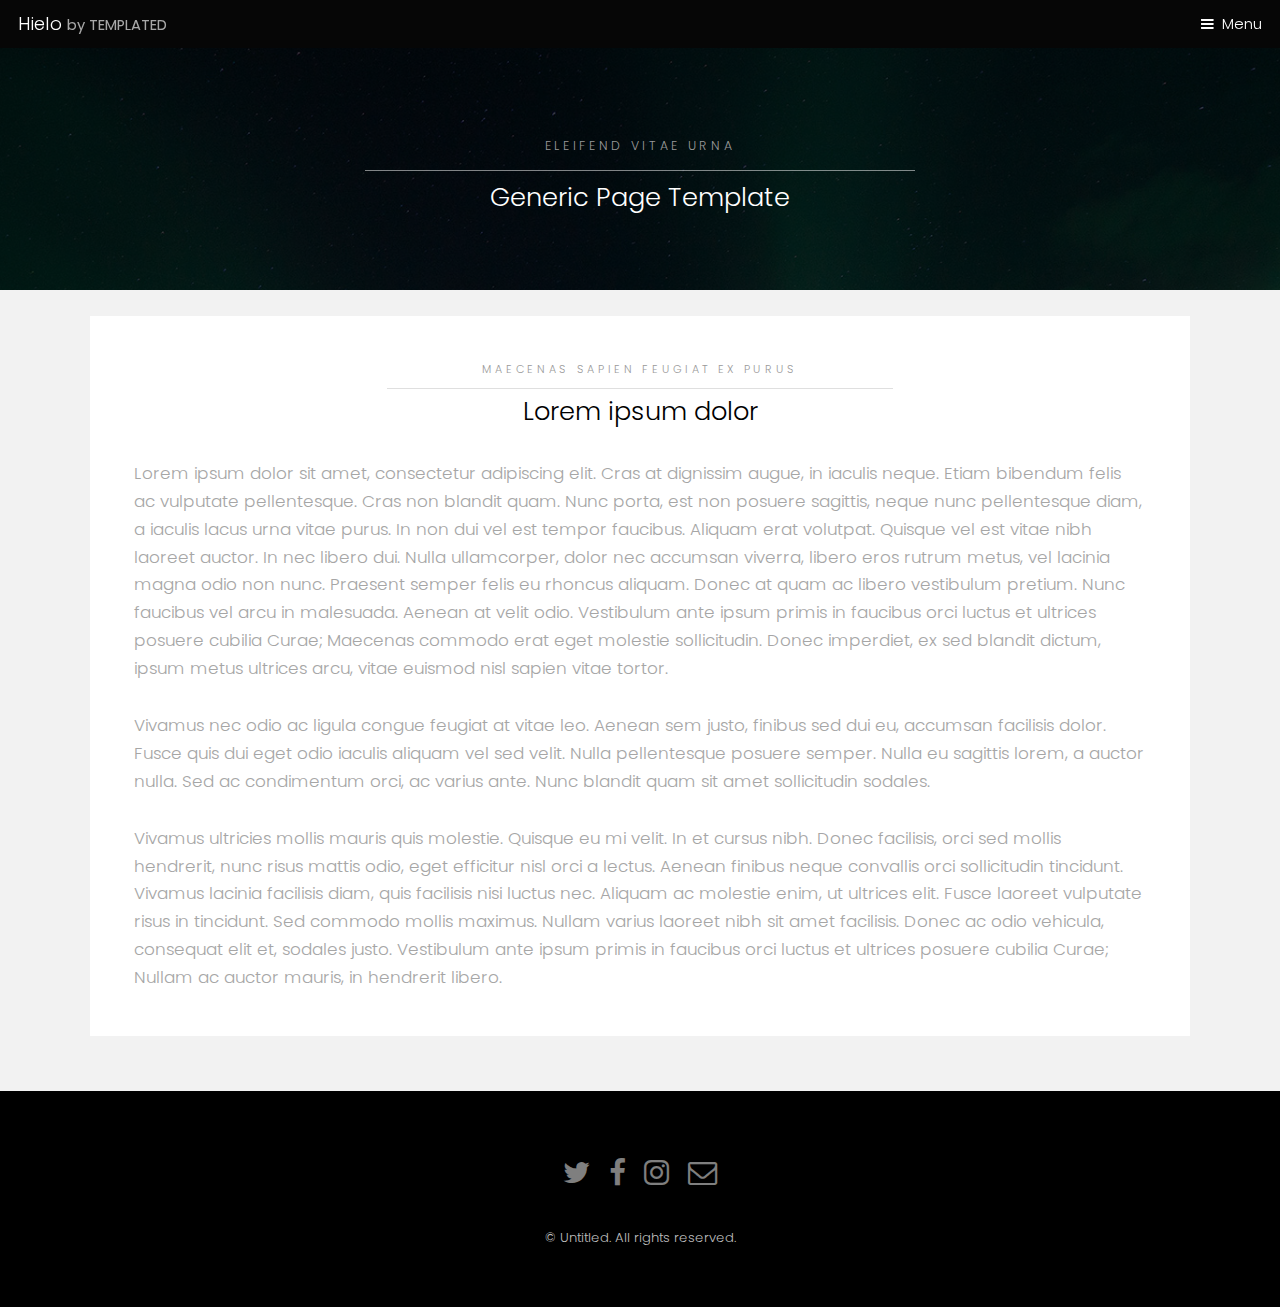
<file: generic.html>
<!DOCTYPE HTML>
<!--
	Hielo by TEMPLATED
	templated.co @templatedco
	Released for free under the Creative Commons Attribution 3.0 license (templated.co/license)
-->
<html>
	<head>
		<title>Hielo by TEMPLATED</title>
		<meta charset="utf-8" />
		<meta name="viewport" content="width=device-width, initial-scale=1" />
		<link rel="stylesheet" href="assets/css/main.css" />
	</head>
	<body class="subpage">

		<!-- Header -->
			<header id="header">
				<div class="logo"><a href="index.html">Hielo <span>by TEMPLATED</span></a></div>
				<a href="#menu">Menu</a>
			</header>

		<!-- Nav -->
			<nav id="menu">
				<ul class="links">
					<li><a href="index.html">Home</a></li>
					<li><a href="generic.html">Generic</a></li>
					<li><a href="elements.html">Elements</a></li>
					<li><a href="sparks.html">sparks in life</a></li>
					<li><a href="future.html">future plans</a></li>
				</ul>
			</nav>

		<!-- One -->
			<section id="One" class="wrapper style3">
				<div class="inner">
					<header class="align-center">
						<p>Eleifend vitae urna</p>
						<h2>Generic Page Template</h2>
					</header>
				</div>
			</section>

		<!-- Two -->
			<section id="two" class="wrapper style2">
				<div class="inner">
					<div class="box">
						<div class="content">
							<header class="align-center">
								<p>maecenas sapien feugiat ex purus</p>
								<h2>Lorem ipsum dolor</h2>
							</header>
							<p>Lorem ipsum dolor sit amet, consectetur adipiscing elit. Cras at dignissim augue, in iaculis neque. Etiam bibendum felis ac vulputate pellentesque. Cras non blandit quam. Nunc porta, est non posuere sagittis, neque nunc pellentesque diam, a iaculis lacus urna vitae purus. In non dui vel est tempor faucibus. Aliquam erat volutpat. Quisque vel est vitae nibh laoreet auctor. In nec libero dui. Nulla ullamcorper, dolor nec accumsan viverra, libero eros rutrum metus, vel lacinia magna odio non nunc. Praesent semper felis eu rhoncus aliquam. Donec at quam ac libero vestibulum pretium. Nunc faucibus vel arcu in malesuada. Aenean at velit odio. Vestibulum ante ipsum primis in faucibus orci luctus et ultrices posuere cubilia Curae; Maecenas commodo erat eget molestie sollicitudin. Donec imperdiet, ex sed blandit dictum, ipsum metus ultrices arcu, vitae euismod nisl sapien vitae tortor.</p>

							<p>Vivamus nec odio ac ligula congue feugiat at vitae leo. Aenean sem justo, finibus sed dui eu, accumsan facilisis dolor. Fusce quis dui eget odio iaculis aliquam vel sed velit. Nulla pellentesque posuere semper. Nulla eu sagittis lorem, a auctor nulla. Sed ac condimentum orci, ac varius ante. Nunc blandit quam sit amet sollicitudin sodales.</p>

							<p>Vivamus ultricies mollis mauris quis molestie. Quisque eu mi velit. In et cursus nibh. Donec facilisis, orci sed mollis hendrerit, nunc risus mattis odio, eget efficitur nisl orci a lectus. Aenean finibus neque convallis orci sollicitudin tincidunt. Vivamus lacinia facilisis diam, quis facilisis nisi luctus nec. Aliquam ac molestie enim, ut ultrices elit. Fusce laoreet vulputate risus in tincidunt. Sed commodo mollis maximus. Nullam varius laoreet nibh sit amet facilisis. Donec ac odio vehicula, consequat elit et, sodales justo. Vestibulum ante ipsum primis in faucibus orci luctus et ultrices posuere cubilia Curae; Nullam ac auctor mauris, in hendrerit libero. </p>
						</div>
					</div>
				</div>
			</section>

		<!-- Footer -->
			<footer id="footer">
				<div class="container">
					<ul class="icons">
						<li><a href="#" class="icon fa-twitter"><span class="label">Twitter</span></a></li>
						<li><a href="#" class="icon fa-facebook"><span class="label">Facebook</span></a></li>
						<li><a href="#" class="icon fa-instagram"><span class="label">Instagram</span></a></li>
						<li><a href="#" class="icon fa-envelope-o"><span class="label">Email</span></a></li>
					</ul>
				</div>
				<div class="copyright">
					&copy; Untitled. All rights reserved.
				</div>
			</footer>

		<!-- Scripts -->
			<script src="assets/js/jquery.min.js"></script>
			<script src="assets/js/jquery.scrollex.min.js"></script>
			<script src="assets/js/skel.min.js"></script>
			<script src="assets/js/util.js"></script>
			<script src="assets/js/main.js"></script>

	</body>
</html>
</file>
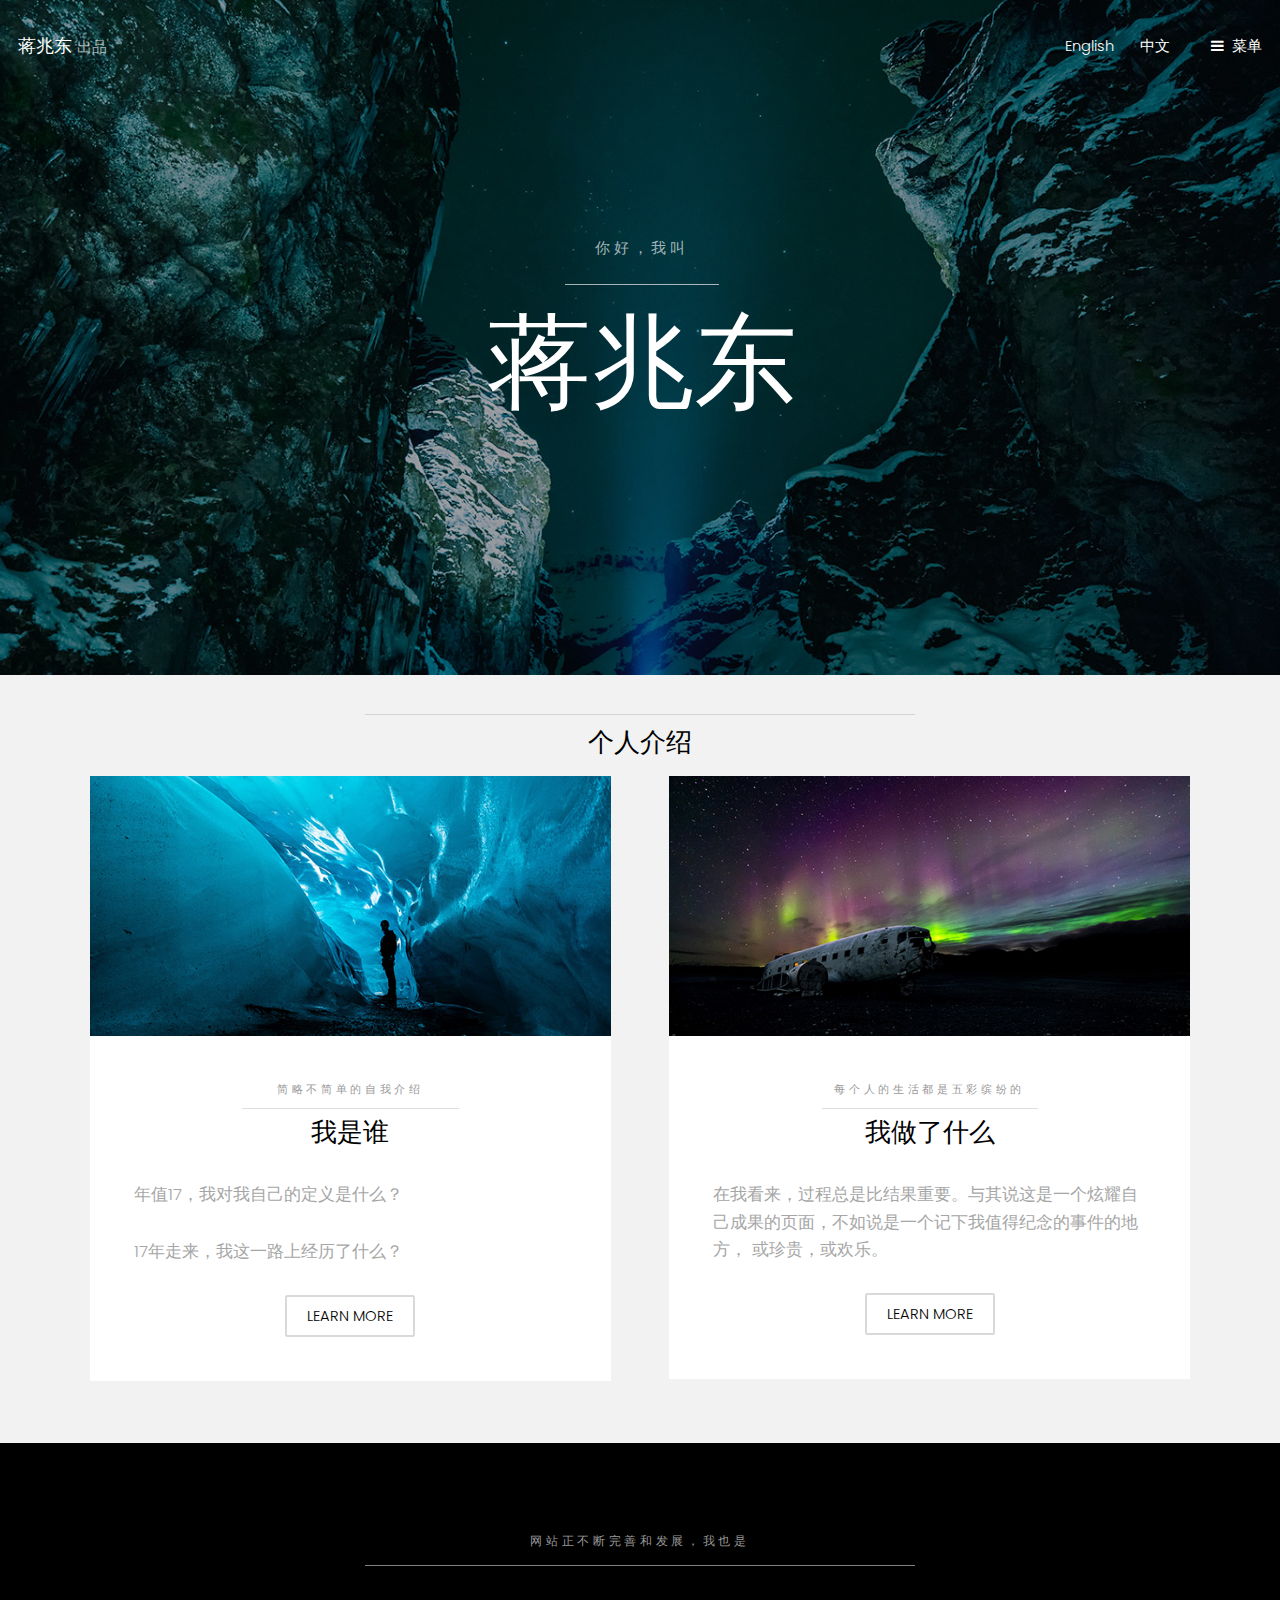
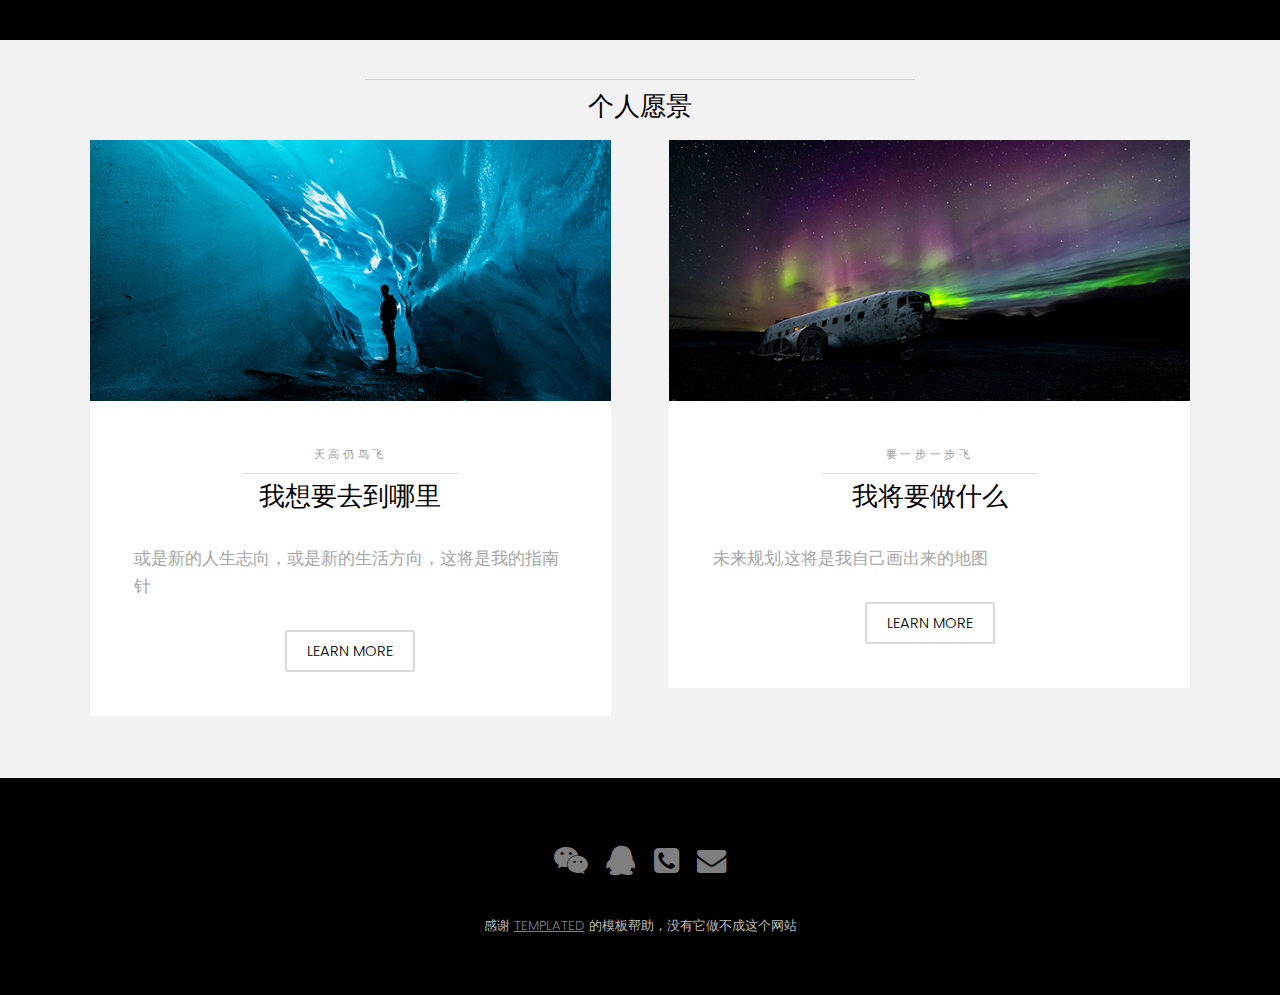
<file: indexzh.html>
<!DOCTYPE HTML>
<!--
	Hielo by TEMPLATED
	templated.co @templatedco
	Released for free under the Creative Commons Attribution 3.0 license (templated.co/license)
-->
<html lang="zh">
	<head>
		<title>蒋兆东 出品</title>
		<meta charset="utf-8" />
		<meta name="viewport" content="width=device-width, initial-scale=1" />
		<link rel="stylesheet" href="assets/css/main.css" />
	</head>
	<body>

		<!-- Header -->
			<header id="header" class="alt">
				<div class="logo"><a href="indexzh.html">蒋兆东 <span> 出品</span></a></div>
				<a href="index.html">English</a>
				<a href="indexzh.html">中文</a>
				<a href="#menu">菜单</a>
			</header>

		<!-- Nav -->
		<nav id="menu">
			<ul class="links">
				<li><a href="indexzh.html">主页</a></li>
				<li><a href="whozh.html">我是谁</a></li>
				<li><a href="programzh.html">我做了什么</a></li>
				<li><a href="sparkszh.html">我想要去到哪里</a></li>
				<li><a href="futurezh.html">我将要做什么</a></li>
			</ul>
		</nav>
		
	

		<!-- Banner -->
			<section class="banner full">
				<article>
					<img src="images/slide01.jpg" alt="" />
					<div class="inner">
						<header>
							<p>你好，我叫</p>
							<h2>蒋兆东</h2>
						</header>
					</div>
				</article>
				<article>
					<img src="images/slide02.jpg" alt="" />
					<div class="inner">
						<header>
							<p>你好，我叫</p>
							<h2>蒋兆东</h2>
						</header>
					</div>
				</article>
				<article>
					<img src="images/slide03.jpg"  alt="" />
					<div class="inner">
						<header>
							<p>你好，我叫</p>
							<h2>蒋兆东</h2>
						</header>
					</div>
				</article>
				<article>
					<img src="images/slide04.jpg"  alt="" />
					<div class="inner">
						<header>
							<p>你好，我叫</p>
							<h2>蒋兆东</h2>
						</header>
					</div>
				</article>
				<article>
					<img src="images/slide05.jpg"  alt="" />
					<div class="inner">
						<header>
							<p>你好，我叫</p>
							<h2>蒋兆东</h2>
						</header>
					</div>
				</article>
			</section>

		<!-- One -->
			
		<section id="one" class="wrapper style2">
			<div class="inner">
				<header class="align-center">
					<p class="special"></p>
					<h2>个人介绍</h2>
				</header>
				<div class="grid-style">

					<div>
						<div class="box">
							<div class="image fit">
								<img src="images/pic02.jpg" alt="" />
							</div>
							<div class="content">
								<header class="align-center">
									<p>简略不简单的自我介绍</p>
									<h2>我是谁</h2>
								</header>
								<p>年值17，我对我自己的定义是什么？</p>
								<p>17年走来，我这一路上经历了什么？</p>
								
								<footer class="align-center">
									<a href="whozh.html" class="button alt">Learn More</a>
								</footer>
							</div>
						</div>
					</div>

					<div>
						<div class="box">
							<div class="image fit">
								<img src="images/pic03.jpg" alt="" />
							</div>
							<div class="content">
								<header class="align-center">
									<p>每个人的生活都是五彩缤纷的</p>
									<h2>我做了什么</h2>
								</header>
								<p>在我看来，过程总是比结果重要。与其说这是一个炫耀自己成果的页面，不如说是一个记下我值得纪念的事件的地方，
									或珍贵，或欢乐。</p>
								<footer class="align-center">
									<a href="programzh.html" class="button alt">Learn More</a>
								</footer>
							</div>
						</div>
					</div>

				</div>
			</div>
		</section>

		<!-- Two -->
			<section id="two" class="wrapper style3">
				<div class="inner">
					<header class="align-center">
						<p>网站正不断完善和发展，我也是</p>
						<h2></h2>
					</header>
				</div>
			</section>

		<!-- Three -->
			<section id="three" class="wrapper style2">
				<div class="inner">
					<header class="align-center">
						<p class="special"></p>
						<h2>个人愿景</h2>
					</header>
					<div class="grid-style">
						<div>
							<div class="box">
								<div class="image fit">
									<img src="images/pic02.jpg" alt="" />
								</div>
								<div class="content">
									<header class="align-center">
										<p>天高仍鸟飞</p>
										<h2>我想要去到哪里</h2>
									</header>
									<p>或是新的人生志向，或是新的生活方向，这将是我的指南针</p>
									<footer class="align-center">
										<a href="sparkszh.html" class="button alt">Learn More</a>
									</footer>
								</div>
							</div>
						</div> 
	
						<div>
							<div class="box">
								<div class="image fit">
									<img src="images/pic03.jpg" alt="" />
								</div>
								<div class="content">
									<header class="align-center">
										<p>要一步一步飞</p>
										<h2>我将要做什么</h2>
									</header>
									<p>未来规划,这将是我自己画出来的地图</p>
									<footer class="align-center">
										<a href="futurezh.html" class="button alt">Learn More</a>
									</footer>
								</div>
							</div>
						</div>
					</div>
				</div>
			</section>


		<!-- Footer -->
			<footer id="footer">
				<div class="container">
					<ul class="icons">
						<li><a href="#" class="icon fa-weixin"><span class="label">微信</span></a></li>
						<li><a href="#" class="icon fa-qq"><span class="label">QQ</span></a></li>
						<li><a href="#" class="icon fa-phone-square"><span class="label">电话</span></a></li>
						<li><a href="#" class="icon fa-envelope"><span class="label">邮箱</span></a></li>
					</ul>
				</div>
				<div class="copyright">
					感谢 <a href="https://templated.co/">TEMPLATED</a> 的模板帮助，没有它做不成这个网站
				</div>
			</footer>

		<!-- Scripts -->
		<script src="../dist/index.js"></script>
		<script>

			var blocks = document.getElementsByClassName('block');
			var container = document.getElementsByClassName('container');
			var hs = new HorizontalScroll.default({
				blocks : blocks,
				container: container,
				isAnimated: true,
				springEffect: 0.8
			});

		</script>
			<script src="assets/js/jquery.min.js"></script>
			<script src="assets/js/jquery.scrollex.min.js"></script>
			<script src="assets/js/skel.min.js"></script>
			<script src="assets/js/util.js"></script>
			<script src="assets/js/main.js"></script>

	</body>
</html>
</file>
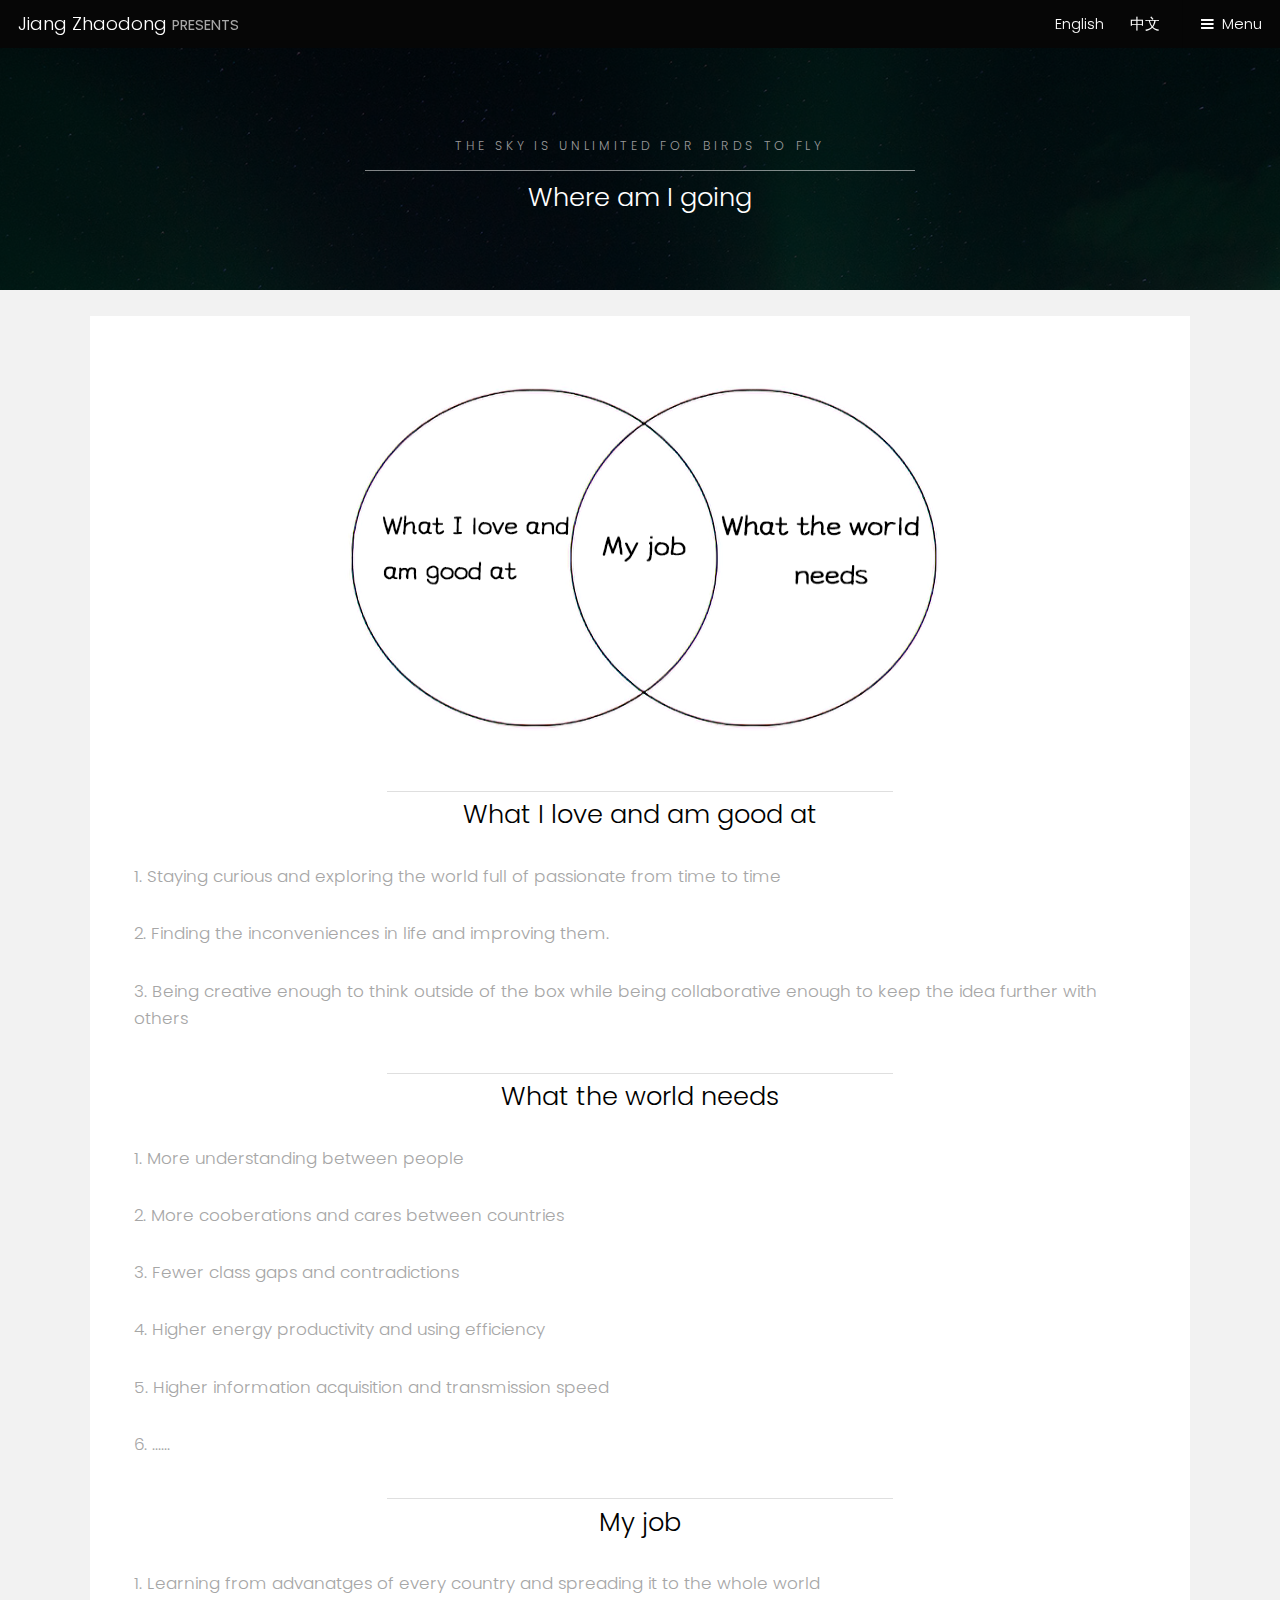
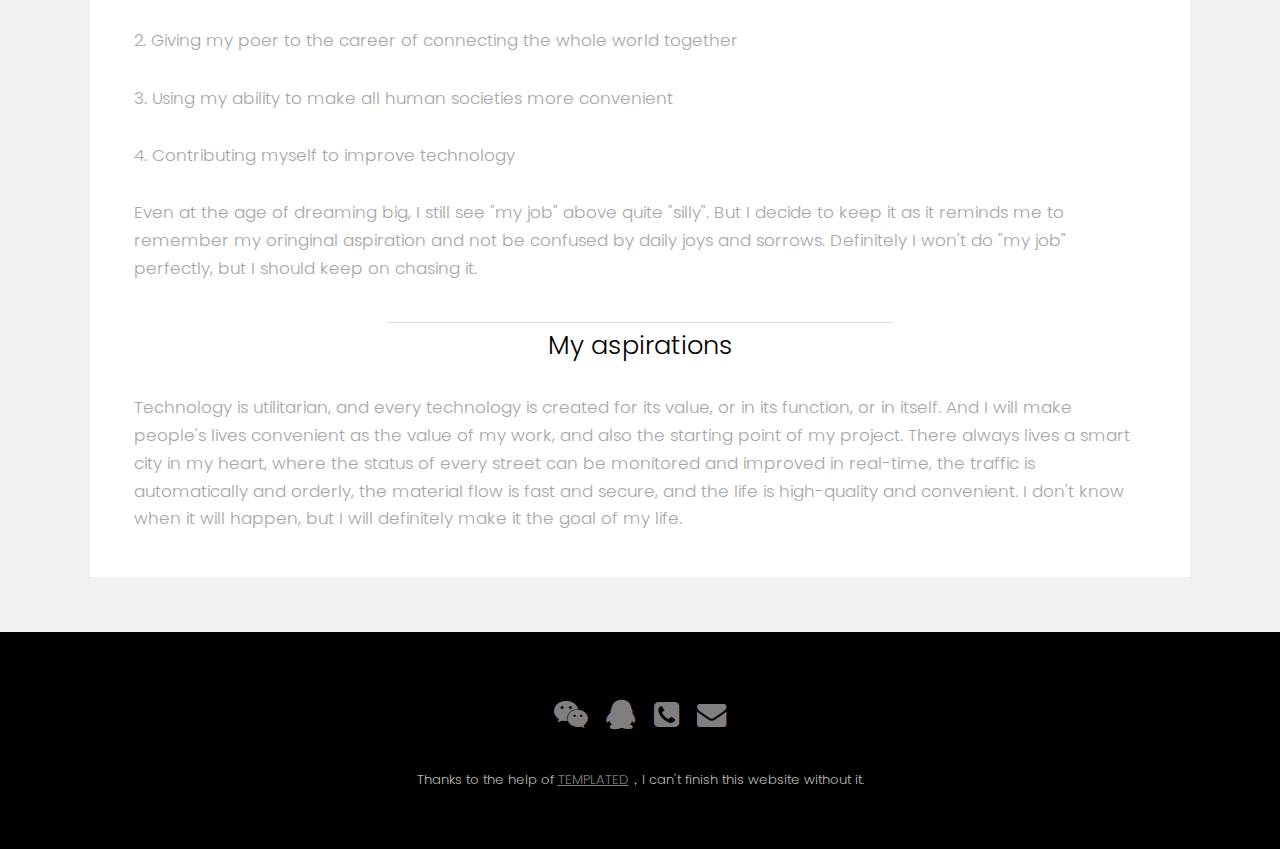
<file: sparks.html>
<!DOCTYPE HTML>
<!--
	Hielo by TEMPLATED
	templated.co @templatedco
	Released for free under the Creative Commons Attribution 3.0 license (templated.co/license)
-->
<html>
	<head>
		<title>Where am I going</title>
		<meta charset="utf-8" />
		<meta name="viewport" content="width=device-width, initial-scale=1" />
		<link rel="stylesheet" href="assets/css/main.css" />
	</head>
	<body class="subpage">

		<!-- Header -->
			<header id="header">
				<div class="logo"><a href="index.html">Jiang Zhaodong <span> PRESENTS</span></a></div>
				<a href="sparks.html">English</a>
				<a href="sparkszh.html">中文</a>
				<a href="#menu">Menu</a>
			</header>

		<!-- Nav -->
		<!-- Nav -->
		<nav id="menu">
			<ul class="links">
				<li><a href="index.html">index</a></li>
				<li><a href="who.html">who am I</a></li>
				<li><a href="program.html">what have I done</a></li>
				<li><a href="sparks.html">where am I going</a></li>
				<li><a href="future.html">what am I going to do</a></li>
			</ul>
		</nav>

		<!-- One -->
			<section id="One" class="wrapper style3">
				<div class="inner">
					<header class="align-center">
						<p>The sky is unlimited for birds to fly</p>
						<h2>Where am I going</h2>
					</header>
				</div>
			</section>

		<!-- Two -->
			<section id="two" class="wrapper style2">
				<div class="inner">
					<div class="box">
						<div class="content">
							<div align="center">
								<img src="images/venn.png" width="670px" height="414px">
							</div>
							<header class="align-center">
								<p></p>
								<h2>What I love and am good at</h2>
							</header>
							<p>1. Staying curious and exploring the world full of passionate from time to time</p>
							<p>2. Finding the inconveniences in life and improving them.</p>
							<p>3. Being creative enough to think outside of the box while being collaborative enough to keep the idea further with others
							
							</p>
							
							<header class="align-center">
								<p></p>
								<h2>What the world needs</h2>
							</header>
							<p>1. More understanding between people</p>
							<p>2. More cooberations and cares between countries</p>
							<p>3. Fewer class gaps and contradictions</p>
							<p>4. Higher energy productivity and using efficiency</p>
							<p>5. Higher information acquisition and transmission speed</p>
							<p>6. ......</p>

							<header class="align-center">
								<p></p> 
								<h2>My job</h2>
							</header>
							<p>1. Learning from advanatges of every country and spreading it to the whole world</p>
							<p>2. Giving my poer to the career of connecting the whole world together</p>
							<p>3. Using my ability to make all human societies more convenient</p>
							<p>4. Contributing myself to improve technology</p>
							<p>Even at the age of dreaming big, I still see "my job" above quite "silly". But I decide to keep it as 
								it reminds me to remember my oringinal aspiration and not be confused by daily joys and sorrows. Definitely I won't
								do "my job" perfectly, but I should keep on chasing it. 
							</p>

							<header class="align-center">
								<p></p> 
								<h2>My aspirations</h2>
							</header>
							<p>Technology is utilitarian, and every technology is created for its value, or in its function, or in itself. 
								And I will make people's lives convenient as the value of my work, and also the starting point of my project. 
								There always lives a smart city in my heart, where the status of every street can be monitored and improved in real-time, the traffic is automatically and orderly, the material flow is fast and secure, and the life is high-quality and convenient. I don't know when it will happen, but I will definitely make it the goal of my life.
							</p>


						</div>
					</div>
				</div>
			</section>

		<!-- Footer -->
		<footer id="footer">
			<div class="container">
				<ul class="icons">
					<li><a href="#" class="icon fa-weixin"><span class="label">WECHAT</span></a></li>
					<li><a href="#" class="icon fa-qq"><span class="label">QQ</span></a></li>
					<li><a href="#" class="icon fa-phone-square"><span class="label">PHONE</span></a></li>
					<li><a href="#" class="icon fa-envelope"><span class="label">EMAIL</span></a></li>
				</ul>
			</div>
			<div class="copyright">
				Thanks to the help of <a href="https://templated.co/">TEMPLATED</a>，I can't finish this website without it.
			</div>
		</footer>

		<!-- Scripts -->
			<script src="assets/js/jquery.min.js"></script>
			<script src="assets/js/jquery.scrollex.min.js"></script>
			<script src="assets/js/skel.min.js"></script>
			<script src="assets/js/util.js"></script>
			<script src="assets/js/main.js"></script>

	</body>
</html>
</file>
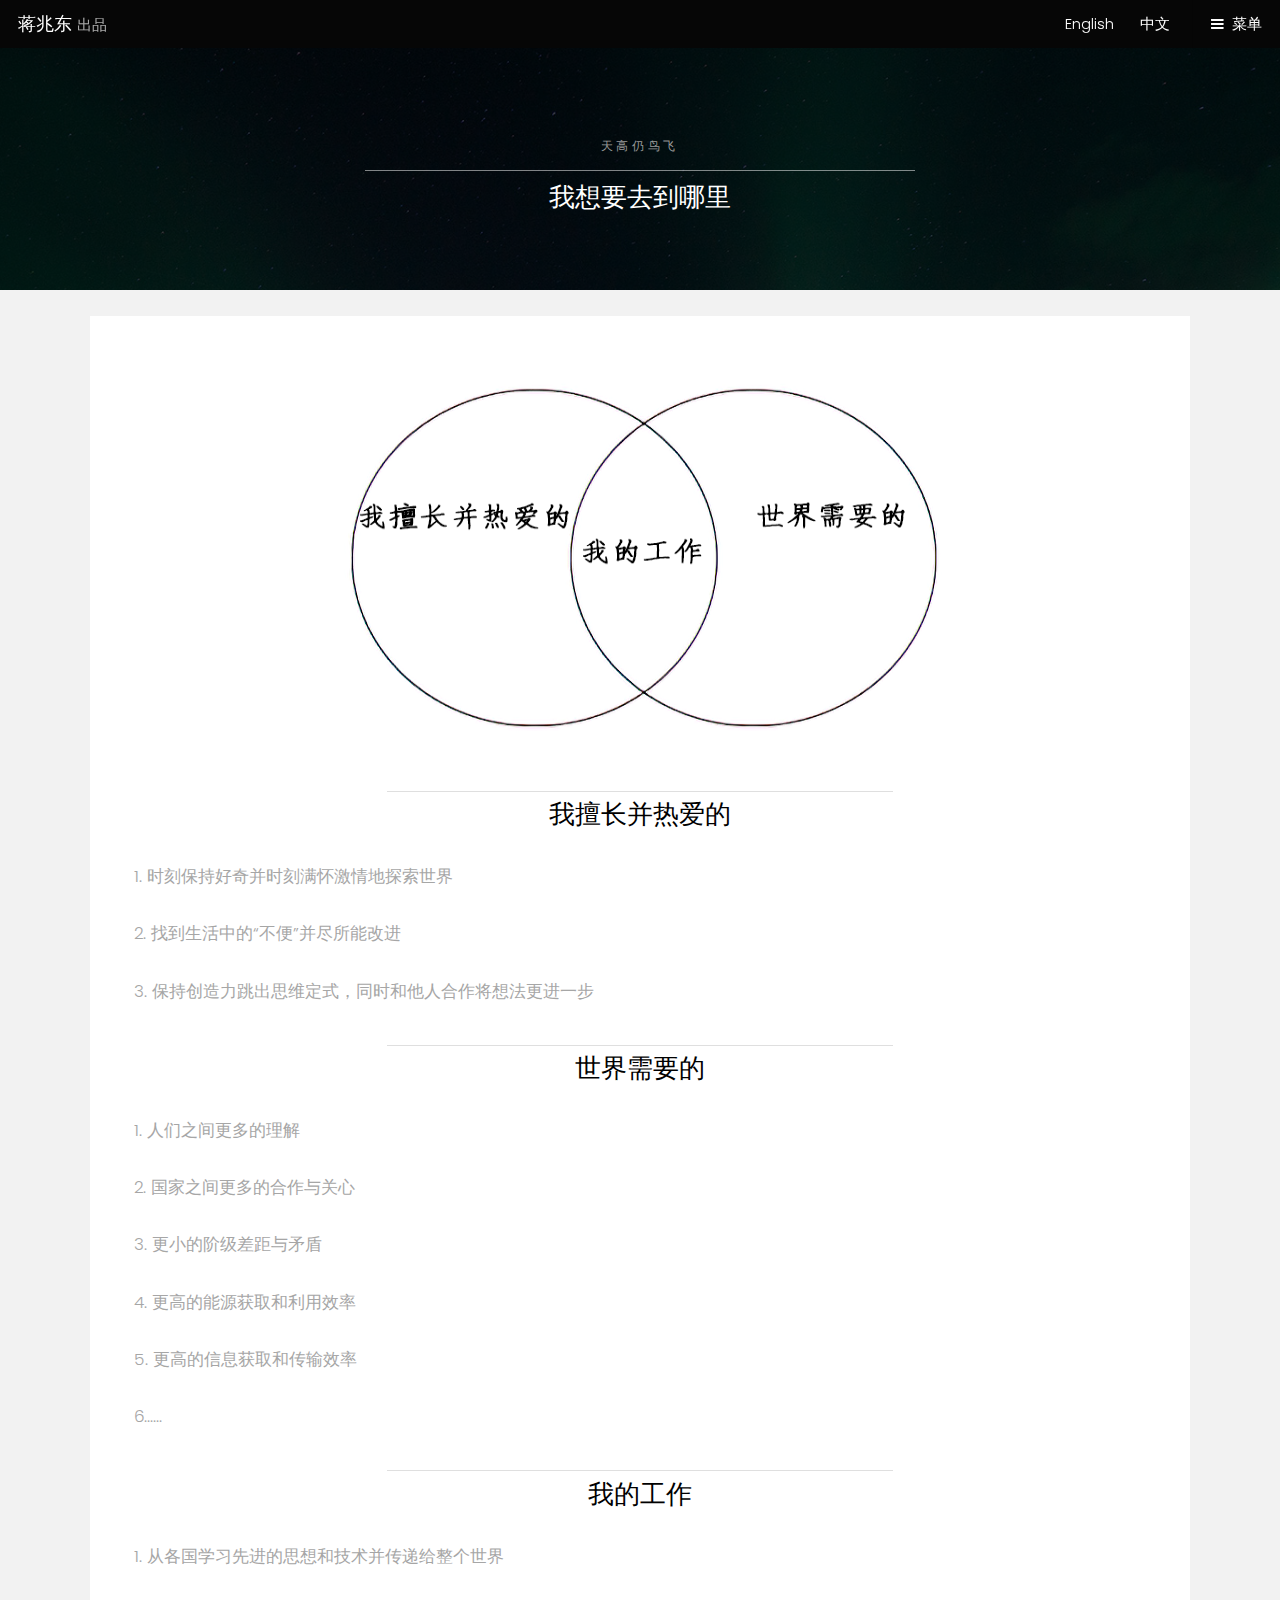
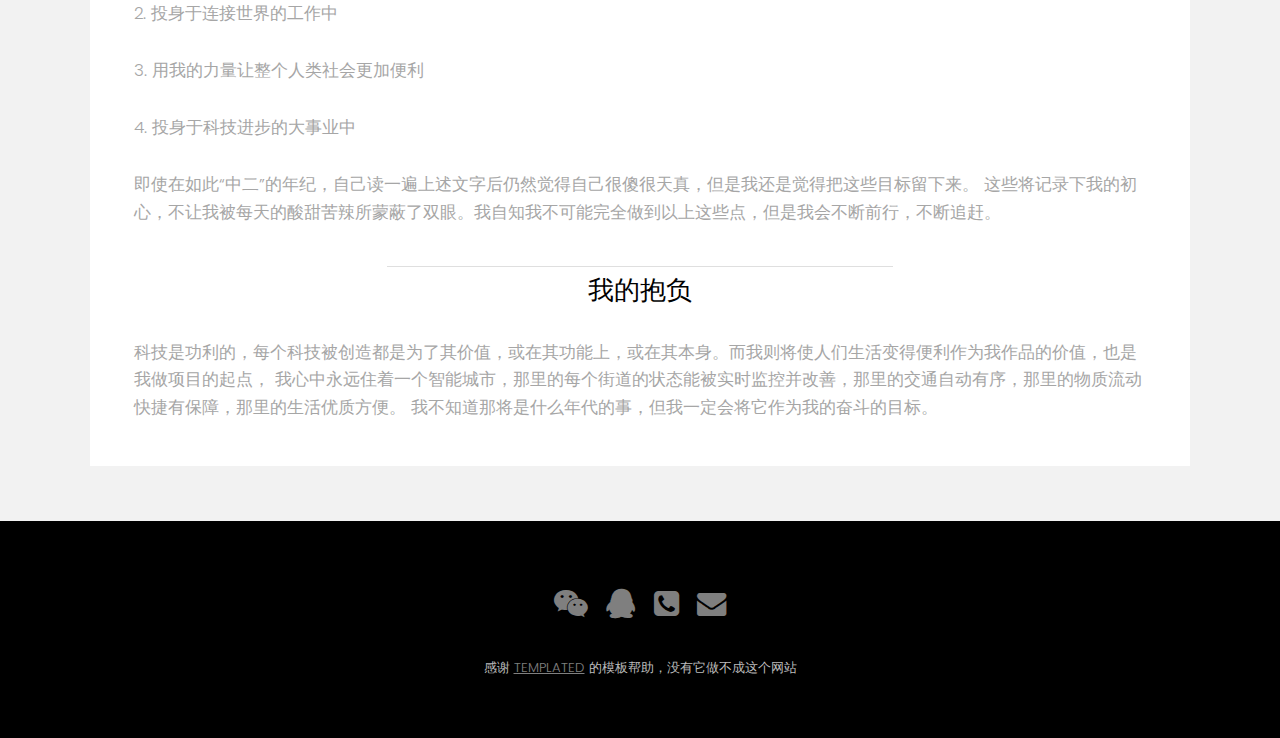
<file: sparkszh.html>
<!DOCTYPE HTML>
<!--
	Hielo by TEMPLATED
	templated.co @templatedco
	Released for free under the Creative Commons Attribution 3.0 license (templated.co/license)
-->
<html lang="zh">
	<head>
		<title>我想要去到哪里</title>
		<meta charset="utf-8" />
		<meta name="viewport" content="width=device-width, initial-scale=1" />
		<link rel="stylesheet" href="assets/css/main.css" />
	</head>
	<body class="subpage">

		<!-- Header -->
			<header id="header">
				<div class="logo"><a href="indexzh.html">蒋兆东 <span> 出品</span></a></div>
				<a href="sparks.html">English</a>
				<a href="sparkszh.html">中文</a>
				<a href="#menu">菜单</a>
			</header>

		<!-- Nav -->
		<!-- Nav -->
		<nav id="menu">
			<ul class="links">
				<li><a href="indexzh.html">主页</a></li>
				<li><a href="whozh.html">我是谁</a></li>
				<li><a href="programzh.html">我做了什么</a></li>
				<li><a href="sparkszh.html">我想要去到哪里</a></li>
				<li><a href="futurezh.html">我将要做什么</a></li>
			</ul>
		</nav>

		<!-- One -->
			<section id="One" class="wrapper style3">
				<div class="inner">
					<header class="align-center">
						<p>天高仍鸟飞</p>
						<h2>我想要去到哪里</h2>
					</header>
				</div>
			</section>

		<!-- Two -->
			<section id="two" class="wrapper style2">
				<div class="inner">
					<div class="box">
						<div class="content">
							<div align="center">
								<img src="images/vennzh.png" width="670px" height="414px">
							</div>
							<header class="align-center">
								<p></p>
								<h2>我擅长并热爱的</h2>
							</header>
							<p>1. 时刻保持好奇并时刻满怀激情地探索世界</p>
							<p>2. 找到生活中的“不便”并尽所能改进</p>
							<p>3. 保持创造力跳出思维定式，同时和他人合作将想法更进一步</p>

							<header class="align-center">
								<p></p>
								<h2>世界需要的</h2>
							</header>
							<p>1. 人们之间更多的理解</p>
							<p>2. 国家之间更多的合作与关心</p>
							<p>3. 更小的阶级差距与矛盾</p>
							<p>4. 更高的能源获取和利用效率</p>
							<p>5. 更高的信息获取和传输效率</p>
							<p>6......</p>


							<header class="align-center">
								<p></p> 
								<h2>我的工作</h2>
							</header>
							<p>1. 从各国学习先进的思想和技术并传递给整个世界</p>
							<p>2. 投身于连接世界的工作中</p>
							<p>3. 用我的力量让整个人类社会更加便利</p>
							<p>4. 投身于科技进步的大事业中</p>
							<p>即使在如此“中二”的年纪，自己读一遍上述文字后仍然觉得自己很傻很天真，但是我还是觉得把这些目标留下来。
								这些将记录下我的初心，不让我被每天的酸甜苦辣所蒙蔽了双眼。我自知我不可能完全做到以上这些点，但是我会不断前行，不断追赶。
							</p>

							<header class="align-center">
								<p></p> 
								<h2>我的抱负</h2>
							</header>
							<p>科技是功利的，每个科技被创造都是为了其价值，或在其功能上，或在其本身。而我则将使人们生活变得便利作为我作品的价值，也是我做项目的起点，
								我心中永远住着一个智能城市，那里的每个街道的状态能被实时监控并改善，那里的交通自动有序，那里的物质流动快捷有保障，那里的生活优质方便。
								我不知道那将是什么年代的事，但我一定会将它作为我的奋斗的目标。
							</p>


						</div>
					</div>
				</div>
			</section>

		<!-- Footer -->
		<footer id="footer">
			<div class="container">
				<ul class="icons">
					<li><a href="#" class="icon fa-weixin"><span class="label">微信</span></a></li>
					<li><a href="#" class="icon fa-qq"><span class="label">QQ</span></a></li>
					<li><a href="#" class="icon fa-phone-square"><span class="label">电话</span></a></li>
					<li><a href="#" class="icon fa-envelope"><span class="label">邮箱</span></a></li>
				</ul>
			</div>
			<div class="copyright">
				感谢 <a href="https://templated.co/">TEMPLATED</a> 的模板帮助，没有它做不成这个网站
			</div>
		</footer>

		<!-- Scripts -->
			<script src="assets/js/jquery.min.js"></script>
			<script src="assets/js/jquery.scrollex.min.js"></script>
			<script src="assets/js/skel.min.js"></script>
			<script src="assets/js/util.js"></script>
			<script src="assets/js/main.js"></script>

	</body>
</html>
</file>
<file: assets/css/main.css>
@charset "UTF-8";
@import url(font-awesome.min.css);
@import url("https://fonts.googleapis.com/css?family=Poppins:300,400,500,600,700");

/*
	Hielo by TEMPLATED
	templated.co @templatedco
	Released for free under the Creative Commons Attribution 3.0 license (templated.co/license)
*/

/* Reset */

	html, body, div, span, applet, object, iframe, h1, h2, h3, h4, h5, h6, p, blockquote, pre, a, abbr, acronym, address, big, cite, code, del, dfn, em, img, ins, kbd, q, s, samp, small, strike, strong, sub, sup, tt, var, b, u, i, center, dl, dt, dd, ol, ul, li, fieldset, form, label, legend, table, caption, tbody, tfoot, thead, tr, th, td, article, aside, canvas, details, embed, figure, figcaption, footer, header, hgroup, menu, nav, output, ruby, section, summary, time, mark, audio, video {
		margin: 0;
		padding: 0;
		border: 0;
		font-size: 100%;
		font: inherit;
		vertical-align: baseline;
	}

	article, aside, details, figcaption, figure, footer, header, hgroup, menu, nav, section {
		display: block;
	}

	body {
		line-height: 1;
	}

	ol, ul {
		list-style: none;
	}

	blockquote, q {
		quotes: none;
	}

	blockquote:before, blockquote:after, q:before, q:after {
		content: '';
		content: none;
	}

	table {
		border-collapse: collapse;
		border-spacing: 0;
	}

	body {
		-webkit-text-size-adjust: none;
	}

/* Box Model */

	*, *:before, *:after {
		-moz-box-sizing: border-box;
		-webkit-box-sizing: border-box;
		box-sizing: border-box;
	}

/* Containers */

	.container {
		margin-left: auto;
		margin-right: auto;
	}

	.container.\31 25\25 {
		width: 100%;
		max-width: 100rem;
		min-width: 80rem;
	}

	.container.\37 5\25 {
		width: 60rem;
	}

	.container.\35 0\25 {
		width: 40rem;
	}

	.container.\32 5\25 {
		width: 20rem;
	}

	.container {
		width: 80rem;
	}

	@media screen and (max-width: 1680px) {

		.container.\31 25\25 {
			width: 100%;
			max-width: 100rem;
			min-width: 80rem;
		}

		.container.\37 5\25 {
			width: 60rem;
		}

		.container.\35 0\25 {
			width: 40rem;
		}

		.container.\32 5\25 {
			width: 20rem;
		}

		.container {
			width: 80rem;
		}

	}

	@media screen and (max-width: 1280px) {

		.container.\31 25\25 {
			width: 100%;
			max-width: 81.25rem;
			min-width: 65rem;
		}

		.container.\37 5\25 {
			width: 48.75rem;
		}

		.container.\35 0\25 {
			width: 32.5rem;
		}

		.container.\32 5\25 {
			width: 16.25rem;
		}

		.container {
			width: 65rem;
		}

	}

	@media screen and (max-width: 980px) {

		.container.\31 25\25 {
			width: 100%;
			max-width: 112.5%;
			min-width: 90%;
		}

		.container.\37 5\25 {
			width: 67.5%;
		}

		.container.\35 0\25 {
			width: 45%;
		}

		.container.\32 5\25 {
			width: 22.5%;
		}

		.container {
			width: 90%;
		}

	}

	@media screen and (max-width: 736px) {

		.container.\31 25\25 {
			width: 100%;
			max-width: 112.5%;
			min-width: 90%;
		}

		.container.\37 5\25 {
			width: 67.5%;
		}

		.container.\35 0\25 {
			width: 45%;
		}

		.container.\32 5\25 {
			width: 22.5%;
		}

		.container {
			width: 90% !important;
		}

	}

	@media screen and (max-width: 480px) {

		.container.\31 25\25 {
			width: 100%;
			max-width: 112.5%;
			min-width: 90%;
		}

		.container.\37 5\25 {
			width: 67.5%;
		}

		.container.\35 0\25 {
			width: 45%;
		}

		.container.\32 5\25 {
			width: 22.5%;
		}

		.container {
			width: 90% !important;
		}

	}

/* Grid */

	.row {
		border-bottom: solid 1px transparent;
		-moz-box-sizing: border-box;
		-webkit-box-sizing: border-box;
		box-sizing: border-box;
	}

	.row > * {
		float: left;
		-moz-box-sizing: border-box;
		-webkit-box-sizing: border-box;
		box-sizing: border-box;
	}

	.row:after, .row:before {
		content: '';
		display: block;
		clear: both;
		height: 0;
	}

	.row.uniform > * > :first-child {
		margin-top: 0;
	}

	.row.uniform > * > :last-child {
		margin-bottom: 0;
	}

	.row.\30 \25 > * {
		padding: 0 0 0 0rem;
	}

	.row.\30 \25 {
		margin: 0 0 -1px 0rem;
	}

	.row.uniform.\30 \25 > * {
		padding: 0rem 0 0 0rem;
	}

	.row.uniform.\30 \25 {
		margin: 0rem 0 -1px 0rem;
	}

	.row > * {
		padding: 0 0 0 2rem;
	}

	.row {
		margin: 0 0 -1px -2rem;
	}

	.row.uniform > * {
		padding: 2rem 0 0 2rem;
	}

	.row.uniform {
		margin: -2rem 0 -1px -2rem;
	}

	.row.\32 00\25 > * {
		padding: 0 0 0 4rem;
	}

	.row.\32 00\25 {
		margin: 0 0 -1px -4rem;
	}

	.row.uniform.\32 00\25 > * {
		padding: 4rem 0 0 4rem;
	}

	.row.uniform.\32 00\25 {
		margin: -4rem 0 -1px -4rem;
	}

	.row.\31 50\25 > * {
		padding: 0 0 0 3rem;
	}

	.row.\31 50\25 {
		margin: 0 0 -1px -3rem;
	}

	.row.uniform.\31 50\25 > * {
		padding: 3rem 0 0 3rem;
	}

	.row.uniform.\31 50\25 {
		margin: -3rem 0 -1px -3rem;
	}

	.row.\35 0\25 > * {
		padding: 0 0 0 1rem;
	}

	.row.\35 0\25 {
		margin: 0 0 -1px -1rem;
	}

	.row.uniform.\35 0\25 > * {
		padding: 1rem 0 0 1rem;
	}

	.row.uniform.\35 0\25 {
		margin: -1rem 0 -1px -1rem;
	}

	.row.\32 5\25 > * {
		padding: 0 0 0 0.5rem;
	}

	.row.\32 5\25 {
		margin: 0 0 -1px -0.5rem;
	}

	.row.uniform.\32 5\25 > * {
		padding: 0.5rem 0 0 0.5rem;
	}

	.row.uniform.\32 5\25 {
		margin: -0.5rem 0 -1px -0.5rem;
	}

	.\31 2u, .\31 2u\24 {
		width: 100%;
		clear: none;
		margin-left: 0;
	}

	.\31 1u, .\31 1u\24 {
		width: 91.6666666667%;
		clear: none;
		margin-left: 0;
	}

	.\31 0u, .\31 0u\24 {
		width: 83.3333333333%;
		clear: none;
		margin-left: 0;
	}

	.\39 u, .\39 u\24 {
		width: 75%;
		clear: none;
		margin-left: 0;
	}

	.\38 u, .\38 u\24 {
		width: 66.6666666667%;
		clear: none;
		margin-left: 0;
	}

	.\37 u, .\37 u\24 {
		width: 58.3333333333%;
		clear: none;
		margin-left: 0;
	}

	.\36 u, .\36 u\24 {
		width: 50%;
		clear: none;
		margin-left: 0;
	}

	.\35 u, .\35 u\24 {
		width: 41.6666666667%;
		clear: none;
		margin-left: 0;
	}

	.\34 u, .\34 u\24 {
		width: 33.3333333333%;
		clear: none;
		margin-left: 0;
	}

	.\33 u, .\33 u\24 {
		width: 25%;
		clear: none;
		margin-left: 0;
	}

	.\32 u, .\32 u\24 {
		width: 16.6666666667%;
		clear: none;
		margin-left: 0;
	}

	.\31 u, .\31 u\24 {
		width: 8.3333333333%;
		clear: none;
		margin-left: 0;
	}

	.\31 2u\24 + *,
	.\31 1u\24 + *,
	.\31 0u\24 + *,
	.\39 u\24 + *,
	.\38 u\24 + *,
	.\37 u\24 + *,
	.\36 u\24 + *,
	.\35 u\24 + *,
	.\34 u\24 + *,
	.\33 u\24 + *,
	.\32 u\24 + *,
	.\31 u\24 + * {
		clear: left;
	}

	.\-11u {
		margin-left: 91.66667%;
	}

	.\-10u {
		margin-left: 83.33333%;
	}

	.\-9u {
		margin-left: 75%;
	}

	.\-8u {
		margin-left: 66.66667%;
	}

	.\-7u {
		margin-left: 58.33333%;
	}

	.\-6u {
		margin-left: 50%;
	}

	.\-5u {
		margin-left: 41.66667%;
	}

	.\-4u {
		margin-left: 33.33333%;
	}

	.\-3u {
		margin-left: 25%;
	}

	.\-2u {
		margin-left: 16.66667%;
	}

	.\-1u {
		margin-left: 8.33333%;
	}

	@media screen and (max-width: 1680px) {

		.row > * {
			padding: 0 0 0 2rem;
		}

		.row {
			margin: 0 0 -1px -2rem;
		}

		.row.uniform > * {
			padding: 2rem 0 0 2rem;
		}

		.row.uniform {
			margin: -2rem 0 -1px -2rem;
		}

		.row.\32 00\25 > * {
			padding: 0 0 0 4rem;
		}

		.row.\32 00\25 {
			margin: 0 0 -1px -4rem;
		}

		.row.uniform.\32 00\25 > * {
			padding: 4rem 0 0 4rem;
		}

		.row.uniform.\32 00\25 {
			margin: -4rem 0 -1px -4rem;
		}

		.row.\31 50\25 > * {
			padding: 0 0 0 3rem;
		}

		.row.\31 50\25 {
			margin: 0 0 -1px -3rem;
		}

		.row.uniform.\31 50\25 > * {
			padding: 3rem 0 0 3rem;
		}

		.row.uniform.\31 50\25 {
			margin: -3rem 0 -1px -3rem;
		}

		.row.\35 0\25 > * {
			padding: 0 0 0 1rem;
		}

		.row.\35 0\25 {
			margin: 0 0 -1px -1rem;
		}

		.row.uniform.\35 0\25 > * {
			padding: 1rem 0 0 1rem;
		}

		.row.uniform.\35 0\25 {
			margin: -1rem 0 -1px -1rem;
		}

		.row.\32 5\25 > * {
			padding: 0 0 0 0.5rem;
		}

		.row.\32 5\25 {
			margin: 0 0 -1px -0.5rem;
		}

		.row.uniform.\32 5\25 > * {
			padding: 0.5rem 0 0 0.5rem;
		}

		.row.uniform.\32 5\25 {
			margin: -0.5rem 0 -1px -0.5rem;
		}

		.\31 2u\28xlarge\29, .\31 2u\24\28xlarge\29 {
			width: 100%;
			clear: none;
			margin-left: 0;
		}

		.\31 1u\28xlarge\29, .\31 1u\24\28xlarge\29 {
			width: 91.6666666667%;
			clear: none;
			margin-left: 0;
		}

		.\31 0u\28xlarge\29, .\31 0u\24\28xlarge\29 {
			width: 83.3333333333%;
			clear: none;
			margin-left: 0;
		}

		.\39 u\28xlarge\29, .\39 u\24\28xlarge\29 {
			width: 75%;
			clear: none;
			margin-left: 0;
		}

		.\38 u\28xlarge\29, .\38 u\24\28xlarge\29 {
			width: 66.6666666667%;
			clear: none;
			margin-left: 0;
		}

		.\37 u\28xlarge\29, .\37 u\24\28xlarge\29 {
			width: 58.3333333333%;
			clear: none;
			margin-left: 0;
		}

		.\36 u\28xlarge\29, .\36 u\24\28xlarge\29 {
			width: 50%;
			clear: none;
			margin-left: 0;
		}

		.\35 u\28xlarge\29, .\35 u\24\28xlarge\29 {
			width: 41.6666666667%;
			clear: none;
			margin-left: 0;
		}

		.\34 u\28xlarge\29, .\34 u\24\28xlarge\29 {
			width: 33.3333333333%;
			clear: none;
			margin-left: 0;
		}

		.\33 u\28xlarge\29, .\33 u\24\28xlarge\29 {
			width: 25%;
			clear: none;
			margin-left: 0;
		}

		.\32 u\28xlarge\29, .\32 u\24\28xlarge\29 {
			width: 16.6666666667%;
			clear: none;
			margin-left: 0;
		}

		.\31 u\28xlarge\29, .\31 u\24\28xlarge\29 {
			width: 8.3333333333%;
			clear: none;
			margin-left: 0;
		}

		.\31 2u\24\28xlarge\29 + *,
		.\31 1u\24\28xlarge\29 + *,
		.\31 0u\24\28xlarge\29 + *,
		.\39 u\24\28xlarge\29 + *,
		.\38 u\24\28xlarge\29 + *,
		.\37 u\24\28xlarge\29 + *,
		.\36 u\24\28xlarge\29 + *,
		.\35 u\24\28xlarge\29 + *,
		.\34 u\24\28xlarge\29 + *,
		.\33 u\24\28xlarge\29 + *,
		.\32 u\24\28xlarge\29 + *,
		.\31 u\24\28xlarge\29 + * {
			clear: left;
		}

		.\-11u\28xlarge\29 {
			margin-left: 91.66667%;
		}

		.\-10u\28xlarge\29 {
			margin-left: 83.33333%;
		}

		.\-9u\28xlarge\29 {
			margin-left: 75%;
		}

		.\-8u\28xlarge\29 {
			margin-left: 66.66667%;
		}

		.\-7u\28xlarge\29 {
			margin-left: 58.33333%;
		}

		.\-6u\28xlarge\29 {
			margin-left: 50%;
		}

		.\-5u\28xlarge\29 {
			margin-left: 41.66667%;
		}

		.\-4u\28xlarge\29 {
			margin-left: 33.33333%;
		}

		.\-3u\28xlarge\29 {
			margin-left: 25%;
		}

		.\-2u\28xlarge\29 {
			margin-left: 16.66667%;
		}

		.\-1u\28xlarge\29 {
			margin-left: 8.33333%;
		}

	}

	@media screen and (max-width: 1280px) {

		.row > * {
			padding: 0 0 0 1.5rem;
		}

		.row {
			margin: 0 0 -1px -1.5rem;
		}

		.row.uniform > * {
			padding: 1.5rem 0 0 1.5rem;
		}

		.row.uniform {
			margin: -1.5rem 0 -1px -1.5rem;
		}

		.row.\32 00\25 > * {
			padding: 0 0 0 3rem;
		}

		.row.\32 00\25 {
			margin: 0 0 -1px -3rem;
		}

		.row.uniform.\32 00\25 > * {
			padding: 3rem 0 0 3rem;
		}

		.row.uniform.\32 00\25 {
			margin: -3rem 0 -1px -3rem;
		}

		.row.\31 50\25 > * {
			padding: 0 0 0 2.25rem;
		}

		.row.\31 50\25 {
			margin: 0 0 -1px -2.25rem;
		}

		.row.uniform.\31 50\25 > * {
			padding: 2.25rem 0 0 2.25rem;
		}

		.row.uniform.\31 50\25 {
			margin: -2.25rem 0 -1px -2.25rem;
		}

		.row.\35 0\25 > * {
			padding: 0 0 0 0.75rem;
		}

		.row.\35 0\25 {
			margin: 0 0 -1px -0.75rem;
		}

		.row.uniform.\35 0\25 > * {
			padding: 0.75rem 0 0 0.75rem;
		}

		.row.uniform.\35 0\25 {
			margin: -0.75rem 0 -1px -0.75rem;
		}

		.row.\32 5\25 > * {
			padding: 0 0 0 0.375rem;
		}

		.row.\32 5\25 {
			margin: 0 0 -1px -0.375rem;
		}

		.row.uniform.\32 5\25 > * {
			padding: 0.375rem 0 0 0.375rem;
		}

		.row.uniform.\32 5\25 {
			margin: -0.375rem 0 -1px -0.375rem;
		}

		.\31 2u\28large\29, .\31 2u\24\28large\29 {
			width: 100%;
			clear: none;
			margin-left: 0;
		}

		.\31 1u\28large\29, .\31 1u\24\28large\29 {
			width: 91.6666666667%;
			clear: none;
			margin-left: 0;
		}

		.\31 0u\28large\29, .\31 0u\24\28large\29 {
			width: 83.3333333333%;
			clear: none;
			margin-left: 0;
		}

		.\39 u\28large\29, .\39 u\24\28large\29 {
			width: 75%;
			clear: none;
			margin-left: 0;
		}

		.\38 u\28large\29, .\38 u\24\28large\29 {
			width: 66.6666666667%;
			clear: none;
			margin-left: 0;
		}

		.\37 u\28large\29, .\37 u\24\28large\29 {
			width: 58.3333333333%;
			clear: none;
			margin-left: 0;
		}

		.\36 u\28large\29, .\36 u\24\28large\29 {
			width: 50%;
			clear: none;
			margin-left: 0;
		}

		.\35 u\28large\29, .\35 u\24\28large\29 {
			width: 41.6666666667%;
			clear: none;
			margin-left: 0;
		}

		.\34 u\28large\29, .\34 u\24\28large\29 {
			width: 33.3333333333%;
			clear: none;
			margin-left: 0;
		}

		.\33 u\28large\29, .\33 u\24\28large\29 {
			width: 25%;
			clear: none;
			margin-left: 0;
		}

		.\32 u\28large\29, .\32 u\24\28large\29 {
			width: 16.6666666667%;
			clear: none;
			margin-left: 0;
		}

		.\31 u\28large\29, .\31 u\24\28large\29 {
			width: 8.3333333333%;
			clear: none;
			margin-left: 0;
		}

		.\31 2u\24\28large\29 + *,
		.\31 1u\24\28large\29 + *,
		.\31 0u\24\28large\29 + *,
		.\39 u\24\28large\29 + *,
		.\38 u\24\28large\29 + *,
		.\37 u\24\28large\29 + *,
		.\36 u\24\28large\29 + *,
		.\35 u\24\28large\29 + *,
		.\34 u\24\28large\29 + *,
		.\33 u\24\28large\29 + *,
		.\32 u\24\28large\29 + *,
		.\31 u\24\28large\29 + * {
			clear: left;
		}

		.\-11u\28large\29 {
			margin-left: 91.66667%;
		}

		.\-10u\28large\29 {
			margin-left: 83.33333%;
		}

		.\-9u\28large\29 {
			margin-left: 75%;
		}

		.\-8u\28large\29 {
			margin-left: 66.66667%;
		}

		.\-7u\28large\29 {
			margin-left: 58.33333%;
		}

		.\-6u\28large\29 {
			margin-left: 50%;
		}

		.\-5u\28large\29 {
			margin-left: 41.66667%;
		}

		.\-4u\28large\29 {
			margin-left: 33.33333%;
		}

		.\-3u\28large\29 {
			margin-left: 25%;
		}

		.\-2u\28large\29 {
			margin-left: 16.66667%;
		}

		.\-1u\28large\29 {
			margin-left: 8.33333%;
		}

	}

	@media screen and (max-width: 980px) {

		.row > * {
			padding: 0 0 0 1.5rem;
		}

		.row {
			margin: 0 0 -1px -1.5rem;
		}

		.row.uniform > * {
			padding: 1.5rem 0 0 1.5rem;
		}

		.row.uniform {
			margin: -1.5rem 0 -1px -1.5rem;
		}

		.row.\32 00\25 > * {
			padding: 0 0 0 3rem;
		}

		.row.\32 00\25 {
			margin: 0 0 -1px -3rem;
		}

		.row.uniform.\32 00\25 > * {
			padding: 3rem 0 0 3rem;
		}

		.row.uniform.\32 00\25 {
			margin: -3rem 0 -1px -3rem;
		}

		.row.\31 50\25 > * {
			padding: 0 0 0 2.25rem;
		}

		.row.\31 50\25 {
			margin: 0 0 -1px -2.25rem;
		}

		.row.uniform.\31 50\25 > * {
			padding: 2.25rem 0 0 2.25rem;
		}

		.row.uniform.\31 50\25 {
			margin: -2.25rem 0 -1px -2.25rem;
		}

		.row.\35 0\25 > * {
			padding: 0 0 0 0.75rem;
		}

		.row.\35 0\25 {
			margin: 0 0 -1px -0.75rem;
		}

		.row.uniform.\35 0\25 > * {
			padding: 0.75rem 0 0 0.75rem;
		}

		.row.uniform.\35 0\25 {
			margin: -0.75rem 0 -1px -0.75rem;
		}

		.row.\32 5\25 > * {
			padding: 0 0 0 0.375rem;
		}

		.row.\32 5\25 {
			margin: 0 0 -1px -0.375rem;
		}

		.row.uniform.\32 5\25 > * {
			padding: 0.375rem 0 0 0.375rem;
		}

		.row.uniform.\32 5\25 {
			margin: -0.375rem 0 -1px -0.375rem;
		}

		.\31 2u\28medium\29, .\31 2u\24\28medium\29 {
			width: 100%;
			clear: none;
			margin-left: 0;
		}

		.\31 1u\28medium\29, .\31 1u\24\28medium\29 {
			width: 91.6666666667%;
			clear: none;
			margin-left: 0;
		}

		.\31 0u\28medium\29, .\31 0u\24\28medium\29 {
			width: 83.3333333333%;
			clear: none;
			margin-left: 0;
		}

		.\39 u\28medium\29, .\39 u\24\28medium\29 {
			width: 75%;
			clear: none;
			margin-left: 0;
		}

		.\38 u\28medium\29, .\38 u\24\28medium\29 {
			width: 66.6666666667%;
			clear: none;
			margin-left: 0;
		}

		.\37 u\28medium\29, .\37 u\24\28medium\29 {
			width: 58.3333333333%;
			clear: none;
			margin-left: 0;
		}

		.\36 u\28medium\29, .\36 u\24\28medium\29 {
			width: 50%;
			clear: none;
			margin-left: 0;
		}

		.\35 u\28medium\29, .\35 u\24\28medium\29 {
			width: 41.6666666667%;
			clear: none;
			margin-left: 0;
		}

		.\34 u\28medium\29, .\34 u\24\28medium\29 {
			width: 33.3333333333%;
			clear: none;
			margin-left: 0;
		}

		.\33 u\28medium\29, .\33 u\24\28medium\29 {
			width: 25%;
			clear: none;
			margin-left: 0;
		}

		.\32 u\28medium\29, .\32 u\24\28medium\29 {
			width: 16.6666666667%;
			clear: none;
			margin-left: 0;
		}

		.\31 u\28medium\29, .\31 u\24\28medium\29 {
			width: 8.3333333333%;
			clear: none;
			margin-left: 0;
		}

		.\31 2u\24\28medium\29 + *,
		.\31 1u\24\28medium\29 + *,
		.\31 0u\24\28medium\29 + *,
		.\39 u\24\28medium\29 + *,
		.\38 u\24\28medium\29 + *,
		.\37 u\24\28medium\29 + *,
		.\36 u\24\28medium\29 + *,
		.\35 u\24\28medium\29 + *,
		.\34 u\24\28medium\29 + *,
		.\33 u\24\28medium\29 + *,
		.\32 u\24\28medium\29 + *,
		.\31 u\24\28medium\29 + * {
			clear: left;
		}

		.\-11u\28medium\29 {
			margin-left: 91.66667%;
		}

		.\-10u\28medium\29 {
			margin-left: 83.33333%;
		}

		.\-9u\28medium\29 {
			margin-left: 75%;
		}

		.\-8u\28medium\29 {
			margin-left: 66.66667%;
		}

		.\-7u\28medium\29 {
			margin-left: 58.33333%;
		}

		.\-6u\28medium\29 {
			margin-left: 50%;
		}

		.\-5u\28medium\29 {
			margin-left: 41.66667%;
		}

		.\-4u\28medium\29 {
			margin-left: 33.33333%;
		}

		.\-3u\28medium\29 {
			margin-left: 25%;
		}

		.\-2u\28medium\29 {
			margin-left: 16.66667%;
		}

		.\-1u\28medium\29 {
			margin-left: 8.33333%;
		}

	}

	@media screen and (max-width: 736px) {

		.row > * {
			padding: 0 0 0 1.25rem;
		}

		.row {
			margin: 0 0 -1px -1.25rem;
		}

		.row.uniform > * {
			padding: 1.25rem 0 0 1.25rem;
		}

		.row.uniform {
			margin: -1.25rem 0 -1px -1.25rem;
		}

		.row.\32 00\25 > * {
			padding: 0 0 0 2.5rem;
		}

		.row.\32 00\25 {
			margin: 0 0 -1px -2.5rem;
		}

		.row.uniform.\32 00\25 > * {
			padding: 2.5rem 0 0 2.5rem;
		}

		.row.uniform.\32 00\25 {
			margin: -2.5rem 0 -1px -2.5rem;
		}

		.row.\31 50\25 > * {
			padding: 0 0 0 1.875rem;
		}

		.row.\31 50\25 {
			margin: 0 0 -1px -1.875rem;
		}

		.row.uniform.\31 50\25 > * {
			padding: 1.875rem 0 0 1.875rem;
		}

		.row.uniform.\31 50\25 {
			margin: -1.875rem 0 -1px -1.875rem;
		}

		.row.\35 0\25 > * {
			padding: 0 0 0 0.625rem;
		}

		.row.\35 0\25 {
			margin: 0 0 -1px -0.625rem;
		}

		.row.uniform.\35 0\25 > * {
			padding: 0.625rem 0 0 0.625rem;
		}

		.row.uniform.\35 0\25 {
			margin: -0.625rem 0 -1px -0.625rem;
		}

		.row.\32 5\25 > * {
			padding: 0 0 0 0.3125rem;
		}

		.row.\32 5\25 {
			margin: 0 0 -1px -0.3125rem;
		}

		.row.uniform.\32 5\25 > * {
			padding: 0.3125rem 0 0 0.3125rem;
		}

		.row.uniform.\32 5\25 {
			margin: -0.3125rem 0 -1px -0.3125rem;
		}

		.\31 2u\28small\29, .\31 2u\24\28small\29 {
			width: 100%;
			clear: none;
			margin-left: 0;
		}

		.\31 1u\28small\29, .\31 1u\24\28small\29 {
			width: 91.6666666667%;
			clear: none;
			margin-left: 0;
		}

		.\31 0u\28small\29, .\31 0u\24\28small\29 {
			width: 83.3333333333%;
			clear: none;
			margin-left: 0;
		}

		.\39 u\28small\29, .\39 u\24\28small\29 {
			width: 75%;
			clear: none;
			margin-left: 0;
		}

		.\38 u\28small\29, .\38 u\24\28small\29 {
			width: 66.6666666667%;
			clear: none;
			margin-left: 0;
		}

		.\37 u\28small\29, .\37 u\24\28small\29 {
			width: 58.3333333333%;
			clear: none;
			margin-left: 0;
		}

		.\36 u\28small\29, .\36 u\24\28small\29 {
			width: 50%;
			clear: none;
			margin-left: 0;
		}

		.\35 u\28small\29, .\35 u\24\28small\29 {
			width: 41.6666666667%;
			clear: none;
			margin-left: 0;
		}

		.\34 u\28small\29, .\34 u\24\28small\29 {
			width: 33.3333333333%;
			clear: none;
			margin-left: 0;
		}

		.\33 u\28small\29, .\33 u\24\28small\29 {
			width: 25%;
			clear: none;
			margin-left: 0;
		}

		.\32 u\28small\29, .\32 u\24\28small\29 {
			width: 16.6666666667%;
			clear: none;
			margin-left: 0;
		}

		.\31 u\28small\29, .\31 u\24\28small\29 {
			width: 8.3333333333%;
			clear: none;
			margin-left: 0;
		}

		.\31 2u\24\28small\29 + *,
		.\31 1u\24\28small\29 + *,
		.\31 0u\24\28small\29 + *,
		.\39 u\24\28small\29 + *,
		.\38 u\24\28small\29 + *,
		.\37 u\24\28small\29 + *,
		.\36 u\24\28small\29 + *,
		.\35 u\24\28small\29 + *,
		.\34 u\24\28small\29 + *,
		.\33 u\24\28small\29 + *,
		.\32 u\24\28small\29 + *,
		.\31 u\24\28small\29 + * {
			clear: left;
		}

		.\-11u\28small\29 {
			margin-left: 91.66667%;
		}

		.\-10u\28small\29 {
			margin-left: 83.33333%;
		}

		.\-9u\28small\29 {
			margin-left: 75%;
		}

		.\-8u\28small\29 {
			margin-left: 66.66667%;
		}

		.\-7u\28small\29 {
			margin-left: 58.33333%;
		}

		.\-6u\28small\29 {
			margin-left: 50%;
		}

		.\-5u\28small\29 {
			margin-left: 41.66667%;
		}

		.\-4u\28small\29 {
			margin-left: 33.33333%;
		}

		.\-3u\28small\29 {
			margin-left: 25%;
		}

		.\-2u\28small\29 {
			margin-left: 16.66667%;
		}

		.\-1u\28small\29 {
			margin-left: 8.33333%;
		}

	}

	@media screen and (max-width: 480px) {

		.row > * {
			padding: 0 0 0 1.25rem;
		}

		.row {
			margin: 0 0 -1px -1.25rem;
		}

		.row.uniform > * {
			padding: 1.25rem 0 0 1.25rem;
		}

		.row.uniform {
			margin: -1.25rem 0 -1px -1.25rem;
		}

		.row.\32 00\25 > * {
			padding: 0 0 0 2.5rem;
		}

		.row.\32 00\25 {
			margin: 0 0 -1px -2.5rem;
		}

		.row.uniform.\32 00\25 > * {
			padding: 2.5rem 0 0 2.5rem;
		}

		.row.uniform.\32 00\25 {
			margin: -2.5rem 0 -1px -2.5rem;
		}

		.row.\31 50\25 > * {
			padding: 0 0 0 1.875rem;
		}

		.row.\31 50\25 {
			margin: 0 0 -1px -1.875rem;
		}

		.row.uniform.\31 50\25 > * {
			padding: 1.875rem 0 0 1.875rem;
		}

		.row.uniform.\31 50\25 {
			margin: -1.875rem 0 -1px -1.875rem;
		}

		.row.\35 0\25 > * {
			padding: 0 0 0 0.625rem;
		}

		.row.\35 0\25 {
			margin: 0 0 -1px -0.625rem;
		}

		.row.uniform.\35 0\25 > * {
			padding: 0.625rem 0 0 0.625rem;
		}

		.row.uniform.\35 0\25 {
			margin: -0.625rem 0 -1px -0.625rem;
		}

		.row.\32 5\25 > * {
			padding: 0 0 0 0.3125rem;
		}

		.row.\32 5\25 {
			margin: 0 0 -1px -0.3125rem;
		}

		.row.uniform.\32 5\25 > * {
			padding: 0.3125rem 0 0 0.3125rem;
		}

		.row.uniform.\32 5\25 {
			margin: -0.3125rem 0 -1px -0.3125rem;
		}

		.\31 2u\28xsmall\29, .\31 2u\24\28xsmall\29 {
			width: 100%;
			clear: none;
			margin-left: 0;
		}

		.\31 1u\28xsmall\29, .\31 1u\24\28xsmall\29 {
			width: 91.6666666667%;
			clear: none;
			margin-left: 0;
		}

		.\31 0u\28xsmall\29, .\31 0u\24\28xsmall\29 {
			width: 83.3333333333%;
			clear: none;
			margin-left: 0;
		}

		.\39 u\28xsmall\29, .\39 u\24\28xsmall\29 {
			width: 75%;
			clear: none;
			margin-left: 0;
		}

		.\38 u\28xsmall\29, .\38 u\24\28xsmall\29 {
			width: 66.6666666667%;
			clear: none;
			margin-left: 0;
		}

		.\37 u\28xsmall\29, .\37 u\24\28xsmall\29 {
			width: 58.3333333333%;
			clear: none;
			margin-left: 0;
		}

		.\36 u\28xsmall\29, .\36 u\24\28xsmall\29 {
			width: 50%;
			clear: none;
			margin-left: 0;
		}

		.\35 u\28xsmall\29, .\35 u\24\28xsmall\29 {
			width: 41.6666666667%;
			clear: none;
			margin-left: 0;
		}

		.\34 u\28xsmall\29, .\34 u\24\28xsmall\29 {
			width: 33.3333333333%;
			clear: none;
			margin-left: 0;
		}

		.\33 u\28xsmall\29, .\33 u\24\28xsmall\29 {
			width: 25%;
			clear: none;
			margin-left: 0;
		}

		.\32 u\28xsmall\29, .\32 u\24\28xsmall\29 {
			width: 16.6666666667%;
			clear: none;
			margin-left: 0;
		}

		.\31 u\28xsmall\29, .\31 u\24\28xsmall\29 {
			width: 8.3333333333%;
			clear: none;
			margin-left: 0;
		}

		.\31 2u\24\28xsmall\29 + *,
		.\31 1u\24\28xsmall\29 + *,
		.\31 0u\24\28xsmall\29 + *,
		.\39 u\24\28xsmall\29 + *,
		.\38 u\24\28xsmall\29 + *,
		.\37 u\24\28xsmall\29 + *,
		.\36 u\24\28xsmall\29 + *,
		.\35 u\24\28xsmall\29 + *,
		.\34 u\24\28xsmall\29 + *,
		.\33 u\24\28xsmall\29 + *,
		.\32 u\24\28xsmall\29 + *,
		.\31 u\24\28xsmall\29 + * {
			clear: left;
		}

		.\-11u\28xsmall\29 {
			margin-left: 91.66667%;
		}

		.\-10u\28xsmall\29 {
			margin-left: 83.33333%;
		}

		.\-9u\28xsmall\29 {
			margin-left: 75%;
		}

		.\-8u\28xsmall\29 {
			margin-left: 66.66667%;
		}

		.\-7u\28xsmall\29 {
			margin-left: 58.33333%;
		}

		.\-6u\28xsmall\29 {
			margin-left: 50%;
		}

		.\-5u\28xsmall\29 {
			margin-left: 41.66667%;
		}

		.\-4u\28xsmall\29 {
			margin-left: 33.33333%;
		}

		.\-3u\28xsmall\29 {
			margin-left: 25%;
		}

		.\-2u\28xsmall\29 {
			margin-left: 16.66667%;
		}

		.\-1u\28xsmall\29 {
			margin-left: 8.33333%;
		}

	}

/* Basic */

	@-ms-viewport {
		width: device-width;
	}

	body {
		-ms-overflow-style: scrollbar;
	}

	@media screen and (max-width: 480px) {

		html, body {
			min-width: 320px;
		}

	}

	body {
		background: #fff;
	}

		body.is-loading *, body.is-loading *:before, body.is-loading *:after {
			-moz-animation: none !important;
			-webkit-animation: none !important;
			-ms-animation: none !important;
			animation: none !important;
			-moz-transition: none !important;
			-webkit-transition: none !important;
			-ms-transition: none !important;
			transition: none !important;
		}

/* Type */

	html {
		font-size: 13pt;
	}

		@media screen and (max-width: 1680px) {

			html {
				font-size: 11pt;
			}

		}

		@media screen and (max-width: 1280px) {

			html {
				font-size: 11pt;
			}

		}

		@media screen and (max-width: 980px) {

			html {
				font-size: 12pt;
			}

		}

		@media screen and (max-width: 736px) {

			html {
				font-size: 12pt;
			}

		}

		@media screen and (max-width: 480px) {

			html {
				font-size: 12pt;
			}

		}

	body {
		background-color: #fff;
		color: #444;
	}

	body, input, select, textarea {
		font-family: "Poppins", sans-serif;
		font-weight: 300;
		font-size: 1rem;
		line-height: 1.65;
	}

	a {
		text-decoration: underline;
	}

		a:hover {
			text-decoration: none;
		}

	strong, b {
		font-weight: 600;
	}

	em, i {
		font-style: italic;
	}

	p {
		margin: 0 0 2rem 0;
	}

		p.special {
			text-transform: uppercase;
			font-size: .75rem;
			font-weight: 300;
			margin: 0 0 .5rem 0;
			padding: 0 0 1rem 0;
			letter-spacing: .25rem;
		}

			p.special:after {
				content: '';
				position: absolute;
				margin: auto;
				right: 0;
				bottom: 0;
				left: 0;
				width: 50%;
				height: 1px;
				background-color: rgba(0, 0, 0, 0.125);
			}

	h1, h2, h3, h4, h5, h6 {
		font-weight: 300;
		line-height: 1.5;
		margin: 0 0 1rem 0;
	}

		h1 a, h2 a, h3 a, h4 a, h5 a, h6 a {
			color: inherit;
			text-decoration: none;
		}

	h2 {
		font-size: 1.75rem;
	}

	h3 {
		font-size: 1.35rem;
	}

	h4 {
		font-size: 1.1rem;
	}

	h5 {
		font-size: 0.9rem;
	}

	h6 {
		font-size: 0.7rem;
	}

	sub {
		font-size: 0.8rem;
		position: relative;
		top: 0.5rem;
	}

	sup {
		font-size: 0.8rem;
		position: relative;
		top: -0.5rem;
	}

	blockquote {
		border-left: solid 4px;
		font-style: italic;
		margin: 0 0 2rem 0;
		padding: 0.5rem 0 0.5rem 2rem;
	}

	code {
		border-radius: 2px;
		border: solid 1px;
		font-family: "Courier New", monospace;
		font-size: 0.9rem;
		margin: 0 0.25rem;
		padding: 0.25rem 0.65rem;
	}

	pre {
		-webkit-overflow-scrolling: touch;
		font-family: "Courier New", monospace;
		font-size: 0.9rem;
		margin: 0 0 2rem 0;
	}

		pre code {
			display: block;
			line-height: 1.75;
			padding: 1rem 1.5rem;
			overflow-x: auto;
		}

	hr {
		border: 0;
		border-bottom: solid 1px;
		margin: 2rem 0;
	}

		hr.major {
			margin: 3rem 0;
		}

	.align-left {
		text-align: left;
	}

	.align-center {
		text-align: center;
	}

	.align-right {
		text-align: right;
	}

	input, select, textarea {
		color: #555;
	}

	a {
		color: #8a4680;
	}

	strong, b {
		color: #555;
	}

	h1, h2, h3, h4, h5, h6 {
		color: #555;
	}

	blockquote {
		border-left-color: rgba(144, 144, 144, 0.25);
	}

	code {
		background: rgba(144, 144, 144, 0.075);
		border-color: rgba(144, 144, 144, 0.25);
	}

	hr {
		border-bottom-color: rgba(144, 144, 144, 0.25);
	}

/* Box */

	.box {
		margin-bottom: 2rem;
		background: #FFF;
	}

		.box .image.fit {
			margin: 0;
			border-radius: 0;
		}

			.box .image.fit img {
				border-radius: 0;
			}

		.box header h2 {
			margin-bottom: 2rem;
		}

		.box header p {
			text-transform: uppercase;
			font-size: .75rem;
			font-weight: 300;
			margin: 0 0 .25rem 0;
			padding: 0 0 .75rem 0;
			letter-spacing: .25rem;
		}

			.box header p:after {
				content: '';
				position: absolute;
				margin: auto;
				right: 0;
				bottom: 0;
				left: 0;
				width: 50%;
				height: 1px;
				background-color: rgba(0, 0, 0, 0.125);
			}

		.box .content {
			padding: 3rem;
		}

		.box > :last-child,
		.box > :last-child > :last-child,
		.box > :last-child > :last-child > :last-child {
			margin-bottom: 0;
		}

		.box.alt {
			border: 0;
			border-radius: 0;
			padding: 0;
		}

		.box .boxA{
			position: relative;
			height: 200px;
			max-height: 200px;
			overflow: hidden;

		}
		
		.box .boxA .link{
			position:absolute;
			z-index: 20;
			height: 100%;
			width: 100%;
			left:0px; 
			top:0px;
		}

		.box .boxA .link a{
			position:absolute;
			z-index: 20;
			height: 100%;
			width: 100%;
			left:0px; 
			top:0px;
		}

		.box .boxA .p{
			text-transform: uppercase;
			font-size: .75rem;
			font-weight: 300;
			margin: 0 0 .25rem 0;
			padding: 0 0 .75rem 0;
			letter-spacing: .25rem;	
			position: absolute;
            top: 100%;
            left: 33%;
		}

		.box .boxA:hover .image::after{
			opacity: 1;
			visibility: visible;

		}

		.box .boxA .image::after{
			content: '';
			width: 433.4%;
			height: 100%;
			position: absolute;
			top: 0;
			left: 0;
			background-color: rgba(0, 0, 0, 0.8);
			background: linear-gradient(to left, rgb(112, 112, 112), rgba(90, 90, 90, 0.4));
			opacity: 0;
			visibility: hidden;
			transition: all 0.4s;
		}

		.box .boxA:hover .info{
			left: 350px;
		}

		.box .boxA .info{
			position: absolute;
			left: 2000px;
			bottom: 50%;
			padding: 0 15px;
			width: 100%;
			z-index: 4;
			transition: all 0.4s;
		}
		.box .boxA .info h5{
			font-size: 15px;
			color: white;
			letter-spacing: 1px;
			margin-bottom: 5px;
		}
		.box .boxA .info span{
			font-size: 13px;
			font-family: italic;
			margin-bottom: 10px;
			color: #ee3158;
		}
		.box .boxA .info p{
			margin-bottom: 10px;
			color: #ffffff;
		}
		.box .boxA .info .icon{
			margin: 0 10px;
			font-size: 12px;
			color: #eee;
			cursor: pointer;
		}

		.box .boxA .image p{
			position: absolute;
			left: 400px;
			bottom: 20%;
			padding: 0 15px;
			width: 200%;
			z-index: 4;
			transition: all 0.4s;
			font-size: 40px;
			color: rgb(0, 0, 0);
			letter-spacing: 2px;
		}
		.box .boxA:hover .image p{
			position: absolute;
			opacity: 0;
			visibility: hidden;
		}

		.box p{
			font-size: 1.15rem;
		}

		@media screen and (max-width: 736px) {

			.box .content {
				padding: 2rem;
			}

		}

	.box {
		border-color: rgba(144, 144, 144, 0.25);
	}

/* Button */

	input[type="submit"],
	input[type="reset"],
	input[type="button"],
	button,
	.button {
		-moz-appearance: none;
		-webkit-appearance: none;
		-ms-appearance: none;
		appearance: none;
		-moz-transition: background-color 0.2s ease-in-out, color 0.2s ease-in-out;
		-webkit-transition: background-color 0.2s ease-in-out, color 0.2s ease-in-out;
		-ms-transition: background-color 0.2s ease-in-out, color 0.2s ease-in-out;
		transition: background-color 0.2s ease-in-out, color 0.2s ease-in-out;
		border-radius: 2px;
		border: 0;
		cursor: pointer;
		display: inline-block;
		font-weight: 300;
		height: 2.85rem;
		line-height: 2.95rem;
		padding: 0 1.5rem;
		text-align: center;
		text-decoration: none;
		text-transform: uppercase;
		white-space: nowrap;
	}

		input[type="submit"].icon,
		input[type="reset"].icon,
		input[type="button"].icon,
		button.icon,
		.button.icon {
			padding-left: 1.35rem;
		}

			input[type="submit"].icon:before,
			input[type="reset"].icon:before,
			input[type="button"].icon:before,
			button.icon:before,
			.button.icon:before {
				margin-right: 0.5rem;
			}

		input[type="submit"].fit,
		input[type="reset"].fit,
		input[type="button"].fit,
		button.fit,
		.button.fit {
			display: block;
			margin: 0 0 1rem 0;
			width: 100%;
		}

		input[type="submit"].small,
		input[type="reset"].small,
		input[type="button"].small,
		button.small,
		.button.small {
			font-size: 0.8rem;
		}

		input[type="submit"].big,
		input[type="reset"].big,
		input[type="button"].big,
		button.big,
		.button.big {
			font-size: 1.35rem;
		}

		input[type="submit"].disabled, input[type="submit"]:disabled,
		input[type="reset"].disabled,
		input[type="reset"]:disabled,
		input[type="button"].disabled,
		input[type="button"]:disabled,
		button.disabled,
		button:disabled,
		.button.disabled,
		.button:disabled {
			-moz-pointer-events: none;
			-webkit-pointer-events: none;
			-ms-pointer-events: none;
			pointer-events: none;
			opacity: 0.25;
		}

		@media screen and (max-width: 480px) {

			input[type="submit"],
			input[type="reset"],
			input[type="button"],
			button,
			.button {
				padding: 0;
				width: 100%;
			}

		}

	input[type="submit"],
	input[type="reset"],
	input[type="button"],
	button,
	.button {
		background-color: #f2f2f2;
		color: #000 !important;
	}

		input[type="submit"]:hover,
		input[type="reset"]:hover,
		input[type="button"]:hover,
		button:hover,
		.button:hover {
			background-color: white;
		}

		input[type="submit"]:active,
		input[type="reset"]:active,
		input[type="button"]:active,
		button:active,
		.button:active {
			background-color: #e5e5e5;
		}

		input[type="submit"].alt,
		input[type="reset"].alt,
		input[type="button"].alt,
		button.alt,
		.button.alt {
			background-color: transparent;
			box-shadow: inset 0 0 0 2px rgba(144, 144, 144, 0.25);
			color: #555 !important;
		}

			input[type="submit"].alt:hover,
			input[type="reset"].alt:hover,
			input[type="button"].alt:hover,
			button.alt:hover,
			.button.alt:hover {
				background-color: rgba(144, 144, 144, 0.075);
			}

			input[type="submit"].alt:active,
			input[type="reset"].alt:active,
			input[type="button"].alt:active,
			button.alt:active,
			.button.alt:active {
				background-color: rgba(144, 144, 144, 0.2);
			}

			input[type="submit"].alt.icon:before,
			input[type="reset"].alt.icon:before,
			input[type="button"].alt.icon:before,
			button.alt.icon:before,
			.button.alt.icon:before {
				color: #bbb;
			}

		input[type="submit"].special,
		input[type="reset"].special,
		input[type="button"].special,
		button.special,
		.button.special {
			background-color: #8a4680;
			color: #ffffff !important;
		}

			input[type="submit"].special:hover,
			input[type="reset"].special:hover,
			input[type="button"].special:hover,
			button.special:hover,
			.button.special:hover {
				background-color: #9b4f90;
			}

			input[type="submit"].special:active,
			input[type="reset"].special:active,
			input[type="button"].special:active,
			button.special:active,
			.button.special:active {
				background-color: #793d70;
			}

/* Form */

	form {
		margin: 0 0 2rem 0;
	}

	label {
		display: block;
		font-size: 0.9rem;
		font-weight: 700;
		margin: 0 0 1rem 0;
	}

	input[type="text"],
	input[type="password"],
	input[type="email"],
	select,
	textarea {
		-moz-appearance: none;
		-webkit-appearance: none;
		-ms-appearance: none;
		appearance: none;
		border-radius: 2px;
		border: none;
		border: solid 1px;
		color: inherit;
		display: block;
		outline: 0;
		padding: 0 1rem;
		text-decoration: none;
		width: 100%;
	}

		input[type="text"]:invalid,
		input[type="password"]:invalid,
		input[type="email"]:invalid,
		select:invalid,
		textarea:invalid {
			box-shadow: none;
		}

	.select-wrapper {
		text-decoration: none;
		display: block;
		position: relative;
	}

		.select-wrapper:before {
			-moz-osx-font-smoothing: grayscale;
			-webkit-font-smoothing: antialiased;
			font-family: FontAwesome;
			font-style: normal;
			font-weight: normal;
			text-transform: none !important;
		}

		.select-wrapper:before {
			content: '\f078';
			display: block;
			height: 2.75rem;
			line-height: 2.75rem;
			pointer-events: none;
			position: absolute;
			right: 0;
			text-align: center;
			top: 0;
			width: 2.75rem;
		}

		.select-wrapper select::-ms-expand {
			display: none;
		}

	input[type="text"],
	input[type="password"],
	input[type="email"],
	select {
		height: 2.75rem;
	}

	textarea {
		padding: 0.75rem 1rem;
	}

	input[type="checkbox"],
	input[type="radio"] {
		-moz-appearance: none;
		-webkit-appearance: none;
		-ms-appearance: none;
		appearance: none;
		display: block;
		float: left;
		margin-right: -2rem;
		opacity: 0;
		width: 1rem;
		z-index: -1;
	}

		input[type="checkbox"] + label,
		input[type="radio"] + label {
			text-decoration: none;
			cursor: pointer;
			display: inline-block;
			font-size: 1rem;
			font-weight: 400;
			padding-left: 2.4rem;
			padding-right: 0.75rem;
			position: relative;
		}

			input[type="checkbox"] + label:before,
			input[type="radio"] + label:before {
				-moz-osx-font-smoothing: grayscale;
				-webkit-font-smoothing: antialiased;
				font-family: FontAwesome;
				font-style: normal;
				font-weight: normal;
				text-transform: none !important;
			}

			input[type="checkbox"] + label:before,
			input[type="radio"] + label:before {
				border-radius: 2px;
				border: solid 1px;
				content: '';
				display: inline-block;
				height: 1.65rem;
				left: 0;
				line-height: 1.58125rem;
				position: absolute;
				text-align: center;
				top: 0;
				width: 1.65rem;
			}

		input[type="checkbox"]:checked + label:before,
		input[type="radio"]:checked + label:before {
			content: '\f00c';
		}

	input[type="checkbox"] + label:before {
		border-radius: 2px;
	}

	input[type="radio"] + label:before {
		border-radius: 100%;
	}

	::-webkit-input-placeholder {
		opacity: 1.0;
	}

	:-moz-placeholder {
		opacity: 1.0;
	}

	::-moz-placeholder {
		opacity: 1.0;
	}

	:-ms-input-placeholder {
		opacity: 1.0;
	}

	.formerize-placeholder {
		opacity: 1.0;
	}

	label {
		color: #555;
	}

	input[type="text"],
	input[type="password"],
	input[type="email"],
	select,
	textarea {
		background: rgba(144, 144, 144, 0.075);
		border-color: rgba(144, 144, 144, 0.25);
	}

		input[type="text"]:focus,
		input[type="password"]:focus,
		input[type="email"]:focus,
		select:focus,
		textarea:focus {
			border-color: #8a4680;
			box-shadow: 0 0 0 1px #8a4680;
		}

	.select-wrapper:before {
		color: rgba(144, 144, 144, 0.25);
	}

	input[type="checkbox"] + label,
	input[type="radio"] + label {
		color: #444;
	}

		input[type="checkbox"] + label:before,
		input[type="radio"] + label:before {
			background: rgba(144, 144, 144, 0.075);
			border-color: rgba(144, 144, 144, 0.25);
		}

	input[type="checkbox"]:checked + label:before,
	input[type="radio"]:checked + label:before {
		background-color: #8a4680;
		border-color: #8a4680;
		color: #ffffff;
	}

	input[type="checkbox"]:focus + label:before,
	input[type="radio"]:focus + label:before {
		border-color: #8a4680;
		box-shadow: 0 0 0 1px #8a4680;
	}

	::-webkit-input-placeholder {
		color: #bbb !important;
	}

	:-moz-placeholder {
		color: #bbb !important;
	}

	::-moz-placeholder {
		color: #bbb !important;
	}

	:-ms-input-placeholder {
		color: #bbb !important;
	}

	.formerize-placeholder {
		color: #bbb !important;
	}

/* Icon */

	.icon {
		text-decoration: none;
		border-bottom: none;
		position: relative;
	}

		.icon:before {
			-moz-osx-font-smoothing: grayscale;
			-webkit-font-smoothing: antialiased;
			font-family: FontAwesome;
			font-style: normal;
			font-weight: normal;
			text-transform: none !important;
		}

		.icon > .label {
			display: none;
		}

/* Image */

	.image {
		border-radius: 2px;
		border: 0;
		display: inline-block;
		position: relative;
	}

		.image img {
			border-radius: 2px;
			display: block;
		}

		.image.left, .image.right {
			max-width: 40%;
		}

			.image.left img, .image.right img {
				width: 100%;
			}

		.image.left {
			float: left;
			margin: 0 1.5rem 1rem 0;
			top: 0.25rem;
		}

		.image.right {
			float: right;
			margin: 0 0 1rem 1.5rem;
			top: 0.25rem;
		}

		.image.fit {
			display: block;
			margin: 0 0 2rem 0;
			width: 100%;
		}

			.image.fit img {
				width: 100%;
			}

		.image.main {
			display: block;
			margin: 0 0 3rem 0;
			width: 100%;
		}

			.image.main img {
				width: 100%;
			}

/* List */

	ol {
		list-style: decimal;
		margin: 0 0 2rem 0;
		padding-left: 1.25rem;
	}

		ol li {
			padding-left: 0.25rem;
		}

	ul {
		list-style: disc;
		margin: 0 0 2rem 0;
		padding-left: 1rem;
	}

		ul li {
			padding-left: 0.5rem;
		}

		ul.alt {
			list-style: none;
			padding-left: 0;
		}

			ul.alt li {
				border-top: solid 1px;
				padding: 0.5rem 0;
			}

				ul.alt li:first-child {
					border-top: 0;
					padding-top: 0;
				}

		ul.icons {
			cursor: default;
			list-style: none;
			padding-left: 0;
		}

			ul.icons li {
				display: inline-block;
				padding: 0 1rem 0 0;
			}

				ul.icons li:last-child {
					padding-right: 0;
				}

				ul.icons li .icon:before {
					font-size: 2rem;
				}

		ul.actions {
			cursor: default;
			list-style: none;
			padding-left: 0;
		}

			ul.actions li {
				display: inline-block;
				padding: 0 1rem 0 0;
				vertical-align: middle;
			}

				ul.actions li:last-child {
					padding-right: 0;
				}

			ul.actions.small li {
				padding: 0 0.5rem 0 0;
			}

			ul.actions.vertical li {
				display: block;
				padding: 1rem 0 0 0;
			}

				ul.actions.vertical li:first-child {
					padding-top: 0;
				}

				ul.actions.vertical li > * {
					margin-bottom: 0;
				}

			ul.actions.vertical.small li {
				padding: 0.5rem 0 0 0;
			}

				ul.actions.vertical.small li:first-child {
					padding-top: 0;
				}

			ul.actions.fit {
				display: table;
				margin-left: -1rem;
				padding: 0;
				table-layout: fixed;
				width: calc(100% + 1rem);
			}

				ul.actions.fit li {
					display: table-cell;
					padding: 0 0 0 1rem;
				}

					ul.actions.fit li > * {
						margin-bottom: 0;
					}

				ul.actions.fit.small {
					margin-left: -0.5rem;
					width: calc(100% + 0.5rem);
				}

					ul.actions.fit.small li {
						padding: 0 0 0 0.5rem;
					}

			@media screen and (max-width: 480px) {

				ul.actions {
					margin: 0 0 2rem 0;
				}

					ul.actions li {
						padding: 1rem 0 0 0;
						display: block;
						text-align: center;
						width: 100%;
					}

						ul.actions li:first-child {
							padding-top: 0;
						}

						ul.actions li > * {
							width: 100%;
							margin: 0 !important;
						}

							ul.actions li > *.icon:before {
								margin-left: -2rem;
							}

					ul.actions.small li {
						padding: 0.5rem 0 0 0;
					}

						ul.actions.small li:first-child {
							padding-top: 0;
						}

			}

	dl {
		margin: 0 0 2rem 0;
	}

		dl dt {
			display: block;
			font-weight: 700;
			margin: 0 0 1rem 0;
		}

		dl dd {
			margin-left: 2rem;
		}

	ul.alt li {
		border-top-color: rgba(144, 144, 144, 0.25);
	}

/* Section/Article */

	section.special, article.special {
		text-align: center;
	}

	header p {
		position: relative;
		margin: 0 0 1.5rem 0;
	}

	header h2 + p {
		font-size: 1.25rem;
		margin-top: -1rem;
	}

	header h3 + p {
		font-size: 1.1rem;
		margin-top: -0.8rem;
	}

	header h4 + p,
	header h5 + p,
	header h6 + p {
		font-size: 0.9rem;
		margin-top: -0.6rem;
	}

	header p {
		color: #bbb;
	}

/* Table */

	.table-wrapper {
		-webkit-overflow-scrolling: touch;
		overflow-x: auto;
	}

	table {
		margin: 0 0 2rem 0;
		width: 100%;
	}

		table tbody tr {
			border: solid 1px;
			border-left: 0;
			border-right: 0;
		}

		table td {
			padding: 0.75rem 0.75rem;
		}

		table th {
			font-size: 0.9rem;
			font-weight: 700;
			padding: 0 0.75rem 0.75rem 0.75rem;
			text-align: left;
		}

		table thead {
			border-bottom: solid 2px;
		}

		table tfoot {
			border-top: solid 2px;
		}

		table.alt {
			border-collapse: separate;
		}

			table.alt tbody tr td {
				border: solid 1px;
				border-left-width: 0;
				border-top-width: 0;
			}

				table.alt tbody tr td:first-child {
					border-left-width: 1px;
				}

			table.alt tbody tr:first-child td {
				border-top-width: 1px;
			}

			table.alt thead {
				border-bottom: 0;
			}

			table.alt tfoot {
				border-top: 0;
			}

	table tbody tr {
		border-color: rgba(144, 144, 144, 0.25);
	}

		table tbody tr:nth-child(2n + 1) {
			background-color: rgba(144, 144, 144, 0.075);
		}

	table th {
		color: #555;
	}

	table thead {
		border-bottom-color: rgba(144, 144, 144, 0.25);
	}

	table tfoot {
		border-top-color: rgba(144, 144, 144, 0.25);
	}

	table.alt tbody tr td {
		border-color: rgba(144, 144, 144, 0.25);
	}

/* Wrapper */

	.wrapper {
		padding: 6rem 0 4rem 0 ;
		position: relative;
		margin: 0;
	}

		.wrapper > .inner {
			margin: 0 auto;
			width: 80rem;
		}

		.wrapper.style1 {
			background-color: #8a4680;
			color: #e2d1df;
		}

			.wrapper.style1 input, .wrapper.style1 select, .wrapper.style1 textarea {
				color: #ffffff;
			}

			.wrapper.style1 a {
				color: #ffffff;
			}

			.wrapper.style1 strong, .wrapper.style1 b {
				color: #ffffff;
			}

			.wrapper.style1 h1, .wrapper.style1 h2, .wrapper.style1 h3, .wrapper.style1 h4, .wrapper.style1 h5, .wrapper.style1 h6 {
				color: #ffffff;
			}

			.wrapper.style1 blockquote {
				border-left-color: rgba(255, 255, 255, 0.25);
			}

			.wrapper.style1 code {
				background: rgba(255, 255, 255, 0.075);
				border-color: rgba(255, 255, 255, 0.25);
			}

			.wrapper.style1 hr {
				border-bottom-color: rgba(255, 255, 255, 0.25);
			}

			.wrapper.style1 .box {
				border-color: rgba(255, 255, 255, 0.25);
			}

			.wrapper.style1 input[type="submit"],
			.wrapper.style1 input[type="reset"],
			.wrapper.style1 input[type="button"],
			.wrapper.style1 button,
			.wrapper.style1 .button {
				background-color: #f2f2f2;
				color: #000 !important;
			}

				.wrapper.style1 input[type="submit"]:hover,
				.wrapper.style1 input[type="reset"]:hover,
				.wrapper.style1 input[type="button"]:hover,
				.wrapper.style1 button:hover,
				.wrapper.style1 .button:hover {
					background-color: white;
				}

				.wrapper.style1 input[type="submit"]:active,
				.wrapper.style1 input[type="reset"]:active,
				.wrapper.style1 input[type="button"]:active,
				.wrapper.style1 button:active,
				.wrapper.style1 .button:active {
					background-color: #e5e5e5;
				}

				.wrapper.style1 input[type="submit"].alt,
				.wrapper.style1 input[type="reset"].alt,
				.wrapper.style1 input[type="button"].alt,
				.wrapper.style1 button.alt,
				.wrapper.style1 .button.alt {
					background-color: transparent;
					box-shadow: inset 0 0 0 2px rgba(255, 255, 255, 0.25);
					color: #ffffff !important;
				}

					.wrapper.style1 input[type="submit"].alt:hover,
					.wrapper.style1 input[type="reset"].alt:hover,
					.wrapper.style1 input[type="button"].alt:hover,
					.wrapper.style1 button.alt:hover,
					.wrapper.style1 .button.alt:hover {
						background-color: rgba(255, 255, 255, 0.075);
					}

					.wrapper.style1 input[type="submit"].alt:active,
					.wrapper.style1 input[type="reset"].alt:active,
					.wrapper.style1 input[type="button"].alt:active,
					.wrapper.style1 button.alt:active,
					.wrapper.style1 .button.alt:active {
						background-color: rgba(255, 255, 255, 0.2);
					}

					.wrapper.style1 input[type="submit"].alt.icon:before,
					.wrapper.style1 input[type="reset"].alt.icon:before,
					.wrapper.style1 input[type="button"].alt.icon:before,
					.wrapper.style1 button.alt.icon:before,
					.wrapper.style1 .button.alt.icon:before {
						color: #d0b5cc;
					}

				.wrapper.style1 input[type="submit"].special,
				.wrapper.style1 input[type="reset"].special,
				.wrapper.style1 input[type="button"].special,
				.wrapper.style1 button.special,
				.wrapper.style1 .button.special {
					background-color: #ffffff;
					color: #8a4680 !important;
				}

			.wrapper.style1 label {
				color: #ffffff;
			}

			.wrapper.style1 input[type="text"],
			.wrapper.style1 input[type="password"],
			.wrapper.style1 input[type="email"],
			.wrapper.style1 select,
			.wrapper.style1 textarea {
				background: rgba(255, 255, 255, 0.075);
				border-color: rgba(255, 255, 255, 0.25);
			}

				.wrapper.style1 input[type="text"]:focus,
				.wrapper.style1 input[type="password"]:focus,
				.wrapper.style1 input[type="email"]:focus,
				.wrapper.style1 select:focus,
				.wrapper.style1 textarea:focus {
					border-color: #ffffff;
					box-shadow: 0 0 0 1px #ffffff;
				}

			.wrapper.style1 .select-wrapper:before {
				color: rgba(255, 255, 255, 0.25);
			}

			.wrapper.style1 input[type="checkbox"] + label,
			.wrapper.style1 input[type="radio"] + label {
				color: #e2d1df;
			}

				.wrapper.style1 input[type="checkbox"] + label:before,
				.wrapper.style1 input[type="radio"] + label:before {
					background: rgba(255, 255, 255, 0.075);
					border-color: rgba(255, 255, 255, 0.25);
				}

			.wrapper.style1 input[type="checkbox"]:checked + label:before,
			.wrapper.style1 input[type="radio"]:checked + label:before {
				background-color: #ffffff;
				border-color: #ffffff;
				color: #8a4680;
			}

			.wrapper.style1 input[type="checkbox"]:focus + label:before,
			.wrapper.style1 input[type="radio"]:focus + label:before {
				border-color: #ffffff;
				box-shadow: 0 0 0 1px #ffffff;
			}

			.wrapper.style1 ::-webkit-input-placeholder {
				color: #d0b5cc !important;
			}

			.wrapper.style1 :-moz-placeholder {
				color: #d0b5cc !important;
			}

			.wrapper.style1 ::-moz-placeholder {
				color: #d0b5cc !important;
			}

			.wrapper.style1 :-ms-input-placeholder {
				color: #d0b5cc !important;
			}

			.wrapper.style1 .formerize-placeholder {
				color: #d0b5cc !important;
			}

			.wrapper.style1 ul.alt li {
				border-top-color: rgba(255, 255, 255, 0.25);
			}

			.wrapper.style1 header p {
				color: #d0b5cc;
			}

			.wrapper.style1 table tbody tr {
				border-color: rgba(255, 255, 255, 0.25);
			}

				.wrapper.style1 table tbody tr:nth-child(2n + 1) {
					background-color: rgba(255, 255, 255, 0.075);
				}

			.wrapper.style1 table th {
				color: #ffffff;
			}

			.wrapper.style1 table thead {
				border-bottom-color: rgba(255, 255, 255, 0.25);
			}

			.wrapper.style1 table tfoot {
				border-top-color: rgba(255, 255, 255, 0.25);
			}

			.wrapper.style1 table.alt tbody tr td {
				border-color: rgba(255, 255, 255, 0.25);
			}

		.wrapper.style2 {
			background-color: #f2f2f2;
			color: #a6a6a6;
			padding: 2%;
		}

			.wrapper.style2 input, .wrapper.style2 select, .wrapper.style2 textarea {
				color: #000;
			}

			.wrapper.style2 a {
				color: #8a4680;
			}

			.wrapper.style2 strong, .wrapper.style2 b {
				color: #000;
			}

			.wrapper.style2 h1, .wrapper.style2 h2, .wrapper.style2 h3, .wrapper.style2 h4, .wrapper.style2 h5, .wrapper.style2 h6 {
				color: #000;
			}

			.wrapper.style2 blockquote {
				border-left-color: rgba(0, 0, 0, 0.15);
			}

			.wrapper.style2 code {
				background: rgba(0, 0, 0, 0.075);
				border-color: rgba(0, 0, 0, 0.15);
			}

			.wrapper.style2 hr {
				border-bottom-color: rgba(0, 0, 0, 0.15);
			}

			.wrapper.style2 .box {
				border-color: rgba(0, 0, 0, 0.15);
			}

			.wrapper.style2 input[type="submit"],
			.wrapper.style2 input[type="reset"],
			.wrapper.style2 input[type="button"],
			.wrapper.style2 button,
			.wrapper.style2 .button {
				background-color: #000;
				color: #f2f2f2 !important;
			}

				.wrapper.style2 input[type="submit"].alt,
				.wrapper.style2 input[type="reset"].alt,
				.wrapper.style2 input[type="button"].alt,
				.wrapper.style2 button.alt,
				.wrapper.style2 .button.alt {
					background-color: transparent;
					box-shadow: inset 0 0 0 2px rgba(0, 0, 0, 0.15);
					color: #000 !important;
				}

					.wrapper.style2 input[type="submit"].alt:hover,
					.wrapper.style2 input[type="reset"].alt:hover,
					.wrapper.style2 input[type="button"].alt:hover,
					.wrapper.style2 button.alt:hover,
					.wrapper.style2 .button.alt:hover {
						background-color: rgba(0, 0, 0, 0.075);
					}

					.wrapper.style2 input[type="submit"].alt:active,
					.wrapper.style2 input[type="reset"].alt:active,
					.wrapper.style2 input[type="button"].alt:active,
					.wrapper.style2 button.alt:active,
					.wrapper.style2 .button.alt:active {
						background-color: rgba(0, 0, 0, 0.2);
					}

					.wrapper.style2 input[type="submit"].alt.icon:before,
					.wrapper.style2 input[type="reset"].alt.icon:before,
					.wrapper.style2 input[type="button"].alt.icon:before,
					.wrapper.style2 button.alt.icon:before,
					.wrapper.style2 .button.alt.icon:before {
						color: #999999;
					}

				.wrapper.style2 input[type="submit"].special,
				.wrapper.style2 input[type="reset"].special,
				.wrapper.style2 input[type="button"].special,
				.wrapper.style2 button.special,
				.wrapper.style2 .button.special {
					background-color: #8a4680;
					color: #ffffff !important;
				}

					.wrapper.style2 input[type="submit"].special:hover,
					.wrapper.style2 input[type="reset"].special:hover,
					.wrapper.style2 input[type="button"].special:hover,
					.wrapper.style2 button.special:hover,
					.wrapper.style2 .button.special:hover {
						background-color: #9b4f90;
					}

					.wrapper.style2 input[type="submit"].special:active,
					.wrapper.style2 input[type="reset"].special:active,
					.wrapper.style2 input[type="button"].special:active,
					.wrapper.style2 button.special:active,
					.wrapper.style2 .button.special:active {
						background-color: #793d70;
					}

			.wrapper.style2 label {
				color: #000;
			}

			.wrapper.style2 input[type="text"],
			.wrapper.style2 input[type="password"],
			.wrapper.style2 input[type="email"],
			.wrapper.style2 select,
			.wrapper.style2 textarea {
				background: rgba(0, 0, 0, 0.075);
				border-color: rgba(0, 0, 0, 0.15);
			}

				.wrapper.style2 input[type="text"]:focus,
				.wrapper.style2 input[type="password"]:focus,
				.wrapper.style2 input[type="email"]:focus,
				.wrapper.style2 select:focus,
				.wrapper.style2 textarea:focus {
					border-color: #8a4680;
					box-shadow: 0 0 0 1px #8a4680;
				}

			.wrapper.style2 .select-wrapper:before {
				color: rgba(0, 0, 0, 0.15);
			}

			.wrapper.style2 input[type="checkbox"] + label,
			.wrapper.style2 input[type="radio"] + label {
				color: #a6a6a6;
			}

				.wrapper.style2 input[type="checkbox"] + label:before,
				.wrapper.style2 input[type="radio"] + label:before {
					background: rgba(0, 0, 0, 0.075);
					border-color: rgba(0, 0, 0, 0.15);
				}

			.wrapper.style2 input[type="checkbox"]:checked + label:before,
			.wrapper.style2 input[type="radio"]:checked + label:before {
				background-color: #8a4680;
				border-color: #8a4680;
				color: #ffffff;
			}

			.wrapper.style2 input[type="checkbox"]:focus + label:before,
			.wrapper.style2 input[type="radio"]:focus + label:before {
				border-color: #8a4680;
				box-shadow: 0 0 0 1px #8a4680;
			}

			.wrapper.style2 ::-webkit-input-placeholder {
				color: #999999 !important;
			}

			.wrapper.style2 :-moz-placeholder {
				color: #999999 !important;
			}

			.wrapper.style2 ::-moz-placeholder {
				color: #999999 !important;
			}

			.wrapper.style2 :-ms-input-placeholder {
				color: #999999 !important;
			}

			.wrapper.style2 .formerize-placeholder {
				color: #999999 !important;
			}

			.wrapper.style2 ul.alt li {
				border-top-color: rgba(0, 0, 0, 0.15);
			}

			.wrapper.style2 header p {
				color: #999999;
			}

			.wrapper.style2 table tbody tr {
				border-color: rgba(0, 0, 0, 0.15);
			}

				.wrapper.style2 table tbody tr:nth-child(2n + 1) {
					background-color: rgba(0, 0, 0, 0.075);
				}

			.wrapper.style2 table th {
				color: #000;
			}

			.wrapper.style2 table thead {
				border-bottom-color: rgba(0, 0, 0, 0.15);
			}

			.wrapper.style2 table tfoot {
				border-top-color: rgba(0, 0, 0, 0.15);
			}

			.wrapper.style2 table.alt tbody tr td {
				border-color: rgba(0, 0, 0, 0.15);
			}

		.wrapper.style3 {
			background-color: #000;
			color: #bfbfbf;
			background-image: url(../../images/bg.jpg);
			background-size: cover;
			background-attachment: fixed;
			background-position: center;
			position: relative;
		}

			.wrapper.style3 input, .wrapper.style3 select, .wrapper.style3 textarea {
				color: #ffffff;
			}

			.wrapper.style3 a {
				color: #8a4680;
			}

			.wrapper.style3 strong, .wrapper.style3 b {
				color: #ffffff;
			}

			.wrapper.style3 h1, .wrapper.style3 h2, .wrapper.style3 h3, .wrapper.style3 h4, .wrapper.style3 h5, .wrapper.style3 h6 {
				color: #ffffff;
			}

			.wrapper.style3 blockquote {
				border-left-color: rgba(255, 255, 255, 0.25);
			}

			.wrapper.style3 code {
				background: rgba(255, 255, 255, 0.075);
				border-color: rgba(255, 255, 255, 0.25);
			}

			.wrapper.style3 hr {
				border-bottom-color: rgba(255, 255, 255, 0.25);
			}

			.wrapper.style3 .box {
				border-color: rgba(255, 255, 255, 0.25);
			}

			.wrapper.style3 input[type="submit"],
			.wrapper.style3 input[type="reset"],
			.wrapper.style3 input[type="button"],
			.wrapper.style3 button,
			.wrapper.style3 .button {
				background-color: #f2f2f2;
				color: #000 !important;
			}

				.wrapper.style3 input[type="submit"]:hover,
				.wrapper.style3 input[type="reset"]:hover,
				.wrapper.style3 input[type="button"]:hover,
				.wrapper.style3 button:hover,
				.wrapper.style3 .button:hover {
					background-color: white;
				}

				.wrapper.style3 input[type="submit"]:active,
				.wrapper.style3 input[type="reset"]:active,
				.wrapper.style3 input[type="button"]:active,
				.wrapper.style3 button:active,
				.wrapper.style3 .button:active {
					background-color: #e5e5e5;
				}

				.wrapper.style3 input[type="submit"].alt,
				.wrapper.style3 input[type="reset"].alt,
				.wrapper.style3 input[type="button"].alt,
				.wrapper.style3 button.alt,
				.wrapper.style3 .button.alt {
					background-color: transparent;
					box-shadow: inset 0 0 0 2px rgba(255, 255, 255, 0.25);
					color: #ffffff !important;
				}

					.wrapper.style3 input[type="submit"].alt:hover,
					.wrapper.style3 input[type="reset"].alt:hover,
					.wrapper.style3 input[type="button"].alt:hover,
					.wrapper.style3 button.alt:hover,
					.wrapper.style3 .button.alt:hover {
						background-color: rgba(255, 255, 255, 0.075);
					}

					.wrapper.style3 input[type="submit"].alt:active,
					.wrapper.style3 input[type="reset"].alt:active,
					.wrapper.style3 input[type="button"].alt:active,
					.wrapper.style3 button.alt:active,
					.wrapper.style3 .button.alt:active {
						background-color: rgba(255, 255, 255, 0.2);
					}

					.wrapper.style3 input[type="submit"].alt.icon:before,
					.wrapper.style3 input[type="reset"].alt.icon:before,
					.wrapper.style3 input[type="button"].alt.icon:before,
					.wrapper.style3 button.alt.icon:before,
					.wrapper.style3 .button.alt.icon:before {
						color: #999999;
					}

				.wrapper.style3 input[type="submit"].special,
				.wrapper.style3 input[type="reset"].special,
				.wrapper.style3 input[type="button"].special,
				.wrapper.style3 button.special,
				.wrapper.style3 .button.special {
					background-color: #8a4680;
					color: #ffffff !important;
				}

					.wrapper.style3 input[type="submit"].special:hover,
					.wrapper.style3 input[type="reset"].special:hover,
					.wrapper.style3 input[type="button"].special:hover,
					.wrapper.style3 button.special:hover,
					.wrapper.style3 .button.special:hover {
						background-color: #9b4f90;
					}

					.wrapper.style3 input[type="submit"].special:active,
					.wrapper.style3 input[type="reset"].special:active,
					.wrapper.style3 input[type="button"].special:active,
					.wrapper.style3 button.special:active,
					.wrapper.style3 .button.special:active {
						background-color: #793d70;
					}

			.wrapper.style3 label {
				color: #ffffff;
			}

			.wrapper.style3 input[type="text"],
			.wrapper.style3 input[type="password"],
			.wrapper.style3 input[type="email"],
			.wrapper.style3 select,
			.wrapper.style3 textarea {
				background: rgba(255, 255, 255, 0.075);
				border-color: rgba(255, 255, 255, 0.25);
			}

				.wrapper.style3 input[type="text"]:focus,
				.wrapper.style3 input[type="password"]:focus,
				.wrapper.style3 input[type="email"]:focus,
				.wrapper.style3 select:focus,
				.wrapper.style3 textarea:focus {
					border-color: #8a4680;
					box-shadow: 0 0 0 1px #8a4680;
				}

			.wrapper.style3 .select-wrapper:before {
				color: rgba(255, 255, 255, 0.25);
			}

			.wrapper.style3 input[type="checkbox"] + label,
			.wrapper.style3 input[type="radio"] + label {
				color: #bfbfbf;
			}

				.wrapper.style3 input[type="checkbox"] + label:before,
				.wrapper.style3 input[type="radio"] + label:before {
					background: rgba(255, 255, 255, 0.075);
					border-color: rgba(255, 255, 255, 0.25);
				}

			.wrapper.style3 input[type="checkbox"]:checked + label:before,
			.wrapper.style3 input[type="radio"]:checked + label:before {
				background-color: #8a4680;
				border-color: #8a4680;
				color: #ffffff;
			}

			.wrapper.style3 input[type="checkbox"]:focus + label:before,
			.wrapper.style3 input[type="radio"]:focus + label:before {
				border-color: #8a4680;
				box-shadow: 0 0 0 1px #8a4680;
			}

			.wrapper.style3 ::-webkit-input-placeholder {
				color: #999999 !important;
			}

			.wrapper.style3 :-moz-placeholder {
				color: #999999 !important;
			}

			.wrapper.style3 ::-moz-placeholder {
				color: #999999 !important;
			}

			.wrapper.style3 :-ms-input-placeholder {
				color: #999999 !important;
			}

			.wrapper.style3 .formerize-placeholder {
				color: #999999 !important;
			}

			.wrapper.style3 ul.alt li {
				border-top-color: rgba(255, 255, 255, 0.25);
			}

			.wrapper.style3 header p {
				color: #999999;
			}

			.wrapper.style3 table tbody tr {
				border-color: rgba(255, 255, 255, 0.25);
			}

				.wrapper.style3 table tbody tr:nth-child(2n + 1) {
					background-color: rgba(255, 255, 255, 0.075);
				}

			.wrapper.style3 table th {
				color: #ffffff;
			}

			.wrapper.style3 table thead {
				border-bottom-color: rgba(255, 255, 255, 0.25);
			}

			.wrapper.style3 table tfoot {
				border-top-color: rgba(255, 255, 255, 0.25);
			}

			.wrapper.style3 table.alt tbody tr td {
				border-color: rgba(255, 255, 255, 0.25);
			}

			.wrapper.style3 .inner {
				position: relative;
				z-index: 2;
			}

			.wrapper.style3 p {
				text-transform: uppercase;
				font-size: .85rem;
				font-weight: 300;
				margin: 0 0 .5rem 0;
				padding: 0 0 1rem 0;
				letter-spacing: .25rem;
			}

				.wrapper.style3 p:after {
					content: '';
					position: absolute;
					margin: auto;
					right: 0;
					bottom: 0;
					left: 0;
					width: 50%;
					height: 1px;
					background-color: rgba(255, 255, 255, 0.5);
				}

			.wrapper.style3:before {
				-moz-transition: opacity 3s ease;
				-webkit-transition: opacity 3s ease;
				-ms-transition: opacity 3s ease;
				transition: opacity 3s ease;
				-moz-transition-delay: 1.25s;
				-webkit-transition-delay: 1.25s;
				-ms-transition-delay: 1.25s;
				transition-delay: 1.25s;
				content: '';
				display: block;
				background-color: rgba(0, 0, 0, 0.95);
				height: 100%;
				left: 0;
				opacity: 0.75;
				position: absolute;
				top: 0;
				width: 100%;
				z-index: 1;
			}

		@media screen and (max-width: 1280px) {

			.wrapper > .inner {
				width: 75rem;
			}

		}

		@media screen and (max-width: 980px) {

			.wrapper > .inner {
				width: 90%;
			}

			.wrapper.style3 {
				background-attachment: scroll;
			}

		}

		@media screen and (max-width: 736px) {

			.wrapper {
				padding: 3rem 0 1rem 0 ;
			}

		}

/* Flexgrid */

	.grid-style {
		width: 100%;
		margin: 0 0 2.5rem 0;
		display: -moz-flex;
		display: -webkit-flex;
		display: -ms-flex;
		display: flex;
		-moz-flex-wrap: wrap;
		-webkit-flex-wrap: wrap;
		-ms-flex-wrap: wrap;
		flex-wrap: wrap;
		-moz-align-items: stretch;
		-webkit-align-items: stretch;
		-ms-align-items: stretch;
		align-items: stretch;
	}

		.grid-style > * {
			-moz-flex-shrink: 1;
			-webkit-flex-shrink: 1;
			-ms-flex-shrink: 1;
			flex-shrink: 1;
			-moz-flex-grow: 0;
			-webkit-flex-grow: 0;
			-ms-flex-grow: 0;
			flex-grow: 0;
		}

		.grid-style > * {
			width: 50%;
		}

		.grid-style > * {
			padding: 2rem;
			width: calc(50% + 2rem);
		}

		.grid-style > :nth-child(-n + 2) {
			padding-top: 0;
		}

		.grid-style > :nth-last-child(-n + 2) {
			padding-bottom: 0;
		}

		.grid-style > :nth-child(2n + 1) {
			padding-left: 0;
		}

		.grid-style > :nth-child(2n) {
			padding-right: 0;
		}

		.grid-style > :nth-child(2n + 1),
		.grid-style > :nth-child(2n) {
			width: calc(50% + 0rem);
		}

		.grid-style .box {
			margin: 0;
		}

		@media screen and (max-width: 980px) {

			.grid-style > * {
				width: 100%;
			}

			.grid-style > * {
				padding: 1rem;
				width: calc(50% + 1rem);
			}

			.grid-style > :nth-child(-n + 2) {
				padding-top: 1rem;
			}

			.grid-style > :nth-last-child(-n + 2) {
				padding-bottom: 1rem;
			}

			.grid-style > :nth-child(2n + 1) {
				padding-left: 1rem;
			}

			.grid-style > :nth-child(2n) {
				padding-right: 1rem;
			}

			.grid-style > :nth-child(2n + 1),
			.grid-style > :nth-child(2n) {
				padding: 1rem;
				width: calc(100% + 2rem);
			}

			.grid-style > * {
				padding: 1rem;
				width: calc(100% + 2rem);
			}

			.grid-style > :nth-child(-n + 1) {
				padding-top: 0;
			}

			.grid-style > :nth-last-child(-n + 1) {
				padding-bottom: 0;
			}

			.grid-style > :nth-child(1n + 1) {
				padding-left: 0;
			}

			.grid-style > :nth-child(1n) {
				padding-right: 0;
			}

			.grid-style > :nth-child(1n + 1),
			.grid-style > :nth-child(1n) {
				width: calc(100% + 1rem);
			}

		}

	.gallery {
		width: 100%;
		margin: 2.5rem 0 2.5rem 0;
		display: -moz-flex;
		display: -webkit-flex;
		display: -ms-flex;
		display: flex;
		-moz-flex-wrap: wrap;
		-webkit-flex-wrap: wrap;
		-ms-flex-wrap: wrap;
		flex-wrap: wrap;
		-moz-align-items: stretch;
		-webkit-align-items: stretch;
		-ms-align-items: stretch;
		align-items: stretch;
	}

		.gallery > * {
			-moz-flex-shrink: 1;
			-webkit-flex-shrink: 1;
			-ms-flex-shrink: 1;
			flex-shrink: 1;
			-moz-flex-grow: 0;
			-webkit-flex-grow: 0;
			-ms-flex-grow: 0;
			flex-grow: 0;
		}

		.gallery > * {
			width: 50%;
		}

		.gallery > * {
			padding: 2rem;
			width: calc(50% + 2rem);
		}

		.gallery > :nth-child(-n + 2) {
			padding-top: 0;
		}

		.gallery > :nth-last-child(-n + 2) {
			padding-bottom: 0;
		}

		.gallery > :nth-child(2n + 1) {
			padding-left: 0;
		}

		.gallery > :nth-child(2n) {
			padding-right: 0;
		}

		.gallery > :nth-child(2n + 1),
		.gallery > :nth-child(2n) {
			width: calc(50% + 0rem);
		}

		.gallery .image {
			background: #FFF;
			padding: 1rem;
		}

			.gallery .image.fit {
				margin: 0;
			}

		@media screen and (max-width: 980px) {

			.gallery > * {
				width: 100%;
			}

			.gallery > * {
				padding: 1rem;
				width: calc(50% + 1rem);
			}

			.gallery > :nth-child(-n + 2) {
				padding-top: 1rem;
			}

			.gallery > :nth-last-child(-n + 2) {
				padding-bottom: 1rem;
			}

			.gallery > :nth-child(2n + 1) {
				padding-left: 1rem;
			}

			.gallery > :nth-child(2n) {
				padding-right: 1rem;
			}

			.gallery > :nth-child(2n + 1),
			.gallery > :nth-child(2n) {
				padding: 1rem;
				width: calc(100% + 2rem);
			}

			.gallery > * {
				padding: 1rem;
				width: calc(100% + 2rem);
			}

			.gallery > :nth-child(-n + 1) {
				padding-top: 0;
			}

			.gallery > :nth-last-child(-n + 1) {
				padding-bottom: 0;
			}

			.gallery > :nth-child(1n + 1) {
				padding-left: 0;
			}

			.gallery > :nth-child(1n) {
				padding-right: 0;
			}

			.gallery > :nth-child(1n + 1),
			.gallery > :nth-child(1n) {
				width: calc(100% + 1rem);
			}

		}

/* Header */

	body.subpage {
		padding-top: 3.25em;
	}

	@-moz-keyframes reveal-header {
		0% {
			top: -4em;
			opacity: 0;
		}

		100% {
			top: 0;
			opacity: 1;
		}
	}

	@-webkit-keyframes reveal-header {
		0% {
			top: -4em;
			opacity: 0;
		}

		100% {
			top: 0;
			opacity: 1;
		}
	}

	@-ms-keyframes reveal-header {
		0% {
			top: -4em;
			opacity: 0;
		}

		100% {
			top: 0;
			opacity: 1;
		}
	}

	@keyframes reveal-header {
		0% {
			top: -4em;
			opacity: 0;
		}

		100% {
			top: 0;
			opacity: 1;
		}
	}

	#header {
		background: rgba(0, 0, 0, 0.975);
		color: #a6a6a6;
		cursor: default;
		height: 3.25em;
		left: 0;
		line-height: 3.25em;
		position: fixed;
		text-align: right;
		top: 0;
		width: 100%;
		z-index: 10001;
	}

		#header > .logo {
			display: inline-block;
			height: inherit;
			left: 1.25em;
			line-height: inherit;
			margin: 0;
			padding: 0;
			position: absolute;
			top: 0;
		}

			#header > .logo a {
				font-size: 1.25em;
				color: #FFF;
				text-decoration: none;
			}

				#header > .logo a:hover {
					color: rgba(255, 255, 255, 0.65);
				}

			#header > .logo span {
				font-weight: 400;
				font-size: .8em;
				color: rgba(255, 255, 255, 0.65);
			}

		#header > a {
			-moz-transition: color 0.2s ease-in-out;
			-webkit-transition: color 0.2s ease-in-out;
			-ms-transition: color 0.2s ease-in-out;
			transition: color 0.2s ease-in-out;
			display: inline-block;
			padding: 0 0.75em;
			color: inherit;
			text-decoration: none;
			color: #FFF;
		}

			#header > a:hover {
				color: #f2f2f2;
			}

			#header > a[href="#menu"] {
				text-decoration: none;
				-webkit-tap-highlight-color: transparent;
			}

				#header > a[href="#menu"]:before {
					content: "";
					-moz-osx-font-smoothing: grayscale;
					-webkit-font-smoothing: antialiased;
					font-family: FontAwesome;
					font-style: normal;
					font-weight: normal;
					text-transform: none !important;
				}

				#header > a[href="#menu"]:before {
					margin: 0 0.5em 0 0;
				}

			#header > a + a[href="#menu"]:last-child {
				border-left: solid 1px rgba(0, 0, 0, 0.15);
				padding-left: 1.25em;
				margin-left: 0.5em;
			}

			#header > a:last-child {
				padding-right: 1.25em;
			}

			@media screen and (max-width: 736px) {

				#header > a {
					padding: 0 0.5em;
				}

					#header > a + a[href="#menu"]:last-child {
						padding-left: 1em;
						margin-left: 0.25em;
					}

					#header > a:last-child {
						padding-right: 1em;
					}

			}

		#header.reveal {
			-moz-animation: reveal-header 0.5s ease;
			-webkit-animation: reveal-header 0.5s ease;
			-ms-animation: reveal-header 0.5s ease;
			animation: reveal-header 0.5s ease;
		}

		#header.alt {
			-moz-animation: none;
			-webkit-animation: none;
			-ms-animation: none;
			animation: none;
			background-color: transparent;
			box-shadow: none;
			overflow: hidden;
			position: absolute;
			top: 1.5em;
		}

			#header.alt h1 {
				left: 2.5em;
			}

			#header.alt nav {
				right: 2.5em;
			}

	@media screen and (max-width: 980px) {

		body.subpage {
			padding-top: 44px;
		}

		#header {
			height: 44px;
			line-height: 44px;
		}

			#header > h1 {
				left: 1em;
			}

				#header > h1 a {
					font-size: 1em;
				}

	}

	@media screen and (max-width: 480px) {

		#header {
			min-width: 320px;
		}

	}

/* Menu */

	#menu {
		-moz-transform: translateX(20rem);
		-webkit-transform: translateX(20rem);
		-ms-transform: translateX(20rem);
		transform: translateX(20rem);
		-moz-transition: -moz-transform 0.5s ease, box-shadow 0.5s ease, visibility 0.5s;
		-webkit-transition: -webkit-transform 0.5s ease, box-shadow 0.5s ease, visibility 0.5s;
		-ms-transition: -ms-transform 0.5s ease, box-shadow 0.5s ease, visibility 0.5s;
		transition: transform 0.5s ease, box-shadow 0.5s ease, visibility 0.5s;
		-webkit-overflow-scrolling: touch;
		background: rgba(0, 0, 0, 0.95);
		box-shadow: none;
		color: #000;
		height: 100%;
		max-width: 80%;
		overflow-y: auto;
		padding: 3rem 2rem;
		position: fixed;
		right: 0;
		top: 0;
		visibility: hidden;
		width: 20rem;
		z-index: 10002;
	}

		#menu > ul {
			margin: 0 0 1rem 0;
		}

			#menu > ul.links {
				list-style: none;
				padding: 0;
			}

				#menu > ul.links > li {
					padding: 0;
				}

					#menu > ul.links > li > a:not(.button) {
						border: 0;
						border-top: solid 1px rgba(255, 255, 255, 0.125);
						color: rgba(255, 255, 255, 0.5);
						display: block;
						line-height: 3.5rem;
						text-decoration: none;
						text-transform: uppercase;
					}

						#menu > ul.links > li > a:not(.button):hover {
							color: #FFF;
						}

					#menu > ul.links > li > .button {
						display: block;
						margin: 0.5rem 0 0 0;
					}

					#menu > ul.links > li:first-child > a:not(.button) {
						border-top: 0 !important;
					}

		#menu .close {
			text-decoration: none;
			-moz-transition: color 0.2s ease-in-out;
			-webkit-transition: color 0.2s ease-in-out;
			-ms-transition: color 0.2s ease-in-out;
			transition: color 0.2s ease-in-out;
			-webkit-tap-highlight-color: transparent;
			border: 0;
			color: #999999;
			cursor: pointer;
			display: block;
			height: 3.25rem;
			line-height: 3.25rem;
			padding-right: 1.25rem;
			position: absolute;
			right: 0;
			text-align: right;
			top: 0;
			vertical-align: middle;
			width: 7rem;
		}

			#menu .close:before {
				-moz-osx-font-smoothing: grayscale;
				-webkit-font-smoothing: antialiased;
				font-family: FontAwesome;
				font-style: normal;
				font-weight: normal;
				text-transform: none !important;
			}

			#menu .close:before {
				content: '\f00d';
				font-size: 1.25rem;
			}

			#menu .close:hover {
				color: #000;
			}

			@media screen and (max-width: 736px) {

				#menu .close {
					height: 4rem;
					line-height: 4rem;
				}

			}

		#menu.visible {
			-moz-transform: translateX(0);
			-webkit-transform: translateX(0);
			-ms-transform: translateX(0);
			transform: translateX(0);
			box-shadow: 0 0 1.5rem 0 rgba(0, 0, 0, 0.2);
			visibility: visible;
		}

		@media screen and (max-width: 736px) {

			#menu {
				padding: 2.5rem 1.75rem;
			}

		}

/* Banner */

	.banner {
		background-color: #8a4680;
		color: #e2d1df;
		padding: 8em 0;
		position: relative;
	}

		.banner input, .banner select, .banner textarea {
			color: #ffffff;
		}

		.banner a {
			color: #ffffff;
		}

		.banner strong, .banner b {
			color: #ffffff;
		}

		.banner h1, .banner h2, .banner h3, .banner h4, .banner h5, .banner h6 {
			color: #ffffff;
		}

		.banner blockquote {
			border-left-color: rgba(255, 255, 255, 0.25);
		}

		.banner code {
			background: rgba(255, 255, 255, 0.075);
			border-color: rgba(255, 255, 255, 0.25);
		}

		.banner hr {
			border-bottom-color: rgba(255, 255, 255, 0.25);
		}

		.banner.full {
			padding: 0;
			min-height: 100vh;
			height: 100vh !important;
		}

		.banner.half {
			padding: 0;
			min-height: 50vh;
			height: 50vh !important;
		}

		.banner:after {
			-moz-pointer-events: none;
			-webkit-pointer-events: none;
			-ms-pointer-events: none;
			pointer-events: none;
			-moz-transition: opacity 1.5s ease-in-out, visibility 1.5s;
			-webkit-transition: opacity 1.5s ease-in-out, visibility 1.5s;
			-ms-transition: opacity 1.5s ease-in-out, visibility 1.5s;
			transition: opacity 1.5s ease-in-out, visibility 1.5s;
			background: #000000;
			content: '';
			display: block;
			height: 100%;
			left: 0;
			opacity: 0;
			position: absolute;
			top: 0;
			visibility: hidden;
			width: 100%;
			z-index: 2;
		}

		.banner .indicators {
			bottom: 1.5em;
			left: 0;
			list-style: none;
			margin: 0;
			padding: 0;
			position: absolute;
			text-align: center;
			width: 100%;
			z-index: 2;
		}

			.banner .indicators li {
				cursor: pointer;
				display: inline-block;
				height: 2em;
				overflow: hidden;
				padding: 0;
				position: relative;
				text-indent: 2em;
				width: 2em;
			}

				.banner .indicators li:before {
					background: rgba(255, 255, 255, 0.35);
					border-radius: 100%;
					content: '';
					display: inline-block;
					height: 0.8em;
					left: 50%;
					margin: -0.4em 0 0 -0.4em;
					position: absolute;
					text-indent: 0;
					top: 50%;
					width: 0.8em;
				}

				.banner .indicators li.visible:before {
					background: #fff;
				}

		.banner > article {
			-moz-transition: opacity 1.5s ease, visibility 1.5s;
			-webkit-transition: opacity 1.5s ease, visibility 1.5s;
			-ms-transition: opacity 1.5s ease, visibility 1.5s;
			transition: opacity 1.5s ease, visibility 1.5s;
			background-attachment: fixed;
			background-position: center;
			background-repeat: no-repeat;
			background-size: cover;
			height: 100%;
			left: 0;
			opacity: 0;
			position: absolute;
			text-align: center;
			top: 0;
			visibility: hidden;
			width: 100%;
			z-index: 0;
		}

			.banner > article:before {
				content: '';
				display: inline-block;
				height: 100%;
				vertical-align: middle;
			}

			.banner > article:after {
				content: '';
				display: block;
				width: 100%;
				height: 100%;
				position: absolute;
				top: 0;
				left: 0;
				background: #000;
				opacity: 0.35;
			}

			.banner > article .inner {
				position: relative;
				display: inline-block;
				vertical-align: middle;
				z-index: 1;
			}

				.banner > article .inner > :last-child {
					margin-bottom: 0;
				}

			.banner > article h2 {
				font-size: 7rem;
				margin-bottom: 0;
				color: #FFF;
				font-weight: 300;
			}

				.banner > article h2:after {
					display: none;
				}

			.banner > article p {
				color: rgba(255, 255, 255, 0.65);
				text-transform: uppercase;
				font-size: 1rem;
				font-weight: 300;
				margin: 0;
				padding-bottom: 1.75rem;
				letter-spacing: .25rem;
			}

				.banner > article p:after {
					content: '';
					position: absolute;
					margin: auto;
					right: 0;
					bottom: 0;
					left: 0;
					width: 50%;
					height: 1px;
					background-color: rgba(255, 255, 255, 0.65);
				}

			.banner > article a {
				color: #FFF;
				text-decoration: none;
			}

			.banner > article img {
				display: none;
			}

			.banner > article.visible {
				opacity: 1;
				visibility: visible;
			}

			.banner > article.top {
				z-index: 1;
			}

			.banner > article.instant {
				-moz-transition: none !important;
				-webkit-transition: none !important;
				-ms-transition: none !important;
				transition: none !important;
			}

		body.is-loading .banner:after {
			opacity: 1.0;
			visibility: visible;
		}

		@media screen and (max-width: 1280px) {

			.banner.full {
				padding: 0;
				min-height: 75vh;
				height: 75vh !important;
			}

		}

		@media screen and (max-width: 980px) {

			.banner.full {
				padding: 0;
				min-height: 50vh;
				height: 50vh !important;
			}

			.banner > article {
				background-attachment: scroll;
			}

		}

		@media screen and (max-width: 736px) {

			.banner > article .inner {
				width: 90%;
			}

			.banner > article p {
				margin-bottom: 1rem;
			}

			.banner > article h2 {
				font-size: 4em;
			}

		}

		body.is-mobile .banner > article {
			background-attachment: scroll;
		}

/* Main */

	#main {
		padding: 4rem 0 2rem 0 ;
	}

		@media screen and (max-width: 736px) {

			#main {
				padding: 3rem 0 1rem 0 ;
			}

		}

/* Footer */

	#footer {
		padding: 4rem 0 2rem 0 ;
		background: #000;
		text-align: center;
	}

		#footer a {
			color: rgba(255, 255, 255, 0.5);
		}

			#footer a:hover {
				color: #FFF;
			}

		#footer .copyright {
			color: #bbb;
			font-size: 0.9rem;
			margin: 0 0 2rem 0;
			padding: 0;
			text-align: center;
		}

		@media screen and (max-width: 736px) {

			#footer {
				padding: 3rem 0 1rem 0 ;
			}

		}

/* Timeline */	

.boody {
	display: flex;
	align-items: center;
	justify-content: center;
	min-height: 100vh;
	width: 80rem;
	margin: 0 auto;
	font-family: 'Source Sans Pro', arial, sans-serif;
	font-weight: 300;
	box-sizing: border-box;
  }
  .boody * {
	box-sizing: border-box;
  }

.timeline {
	width: 100%;
	background: #fff;
	padding: 100px 50px;
	position: relative;
	box-shadow: 0.5rem 0.5rem 2rem 0 rgba(0, 0, 0, 0.2);
  }
  .timeline:before {
	content: '';
	position: absolute;
	top: 0px;
	left: calc(33% + 15px);
	bottom: 0px;
	width: 4px;
	background: #ddd;
  }
  .timeline:after {
	content: "";
	display: table;
	clear: both;
  }
  
  .entry {
	clear: both;
	text-align: left;
	position: relative;
  }
  .entry .title {
	margin-bottom: .5em;
	float: left;
	width: 33%;
	padding-right: 30px;
	text-align: right;
	position: relative;
  }
  .entry .title:before {
	content: '';
	position: absolute;
	width: 8px;
	height: 8px;
	border: 4px solid salmon;
	background-color: #fff;
	border-radius: 100%;
	top: 15%;
	right: -4px;
	z-index: 99;
  }
  .entry .title h3 {
	margin: 0;
	font-size: 120%;
  }
  .entry .title p {
	margin: 0;
	font-size: 100%;
  }
  .entry .body {
	margin: 0 0 3em;
	float: right;
	width: 66%;
	padding-left: 30px;
  }
  .entry .body p {
	line-height: 1.4em;
  }
  .entry .body p:first-child {
	margin-top: 0;
	font-weight: 400;
  }
  .entry .body ul {
	color: #aaa;
	padding-left: 0;
	list-style-type: none;
  }
  .entry .body ul li:before {
	content: "–";
	margin-right: .5em;
  }
</file>
